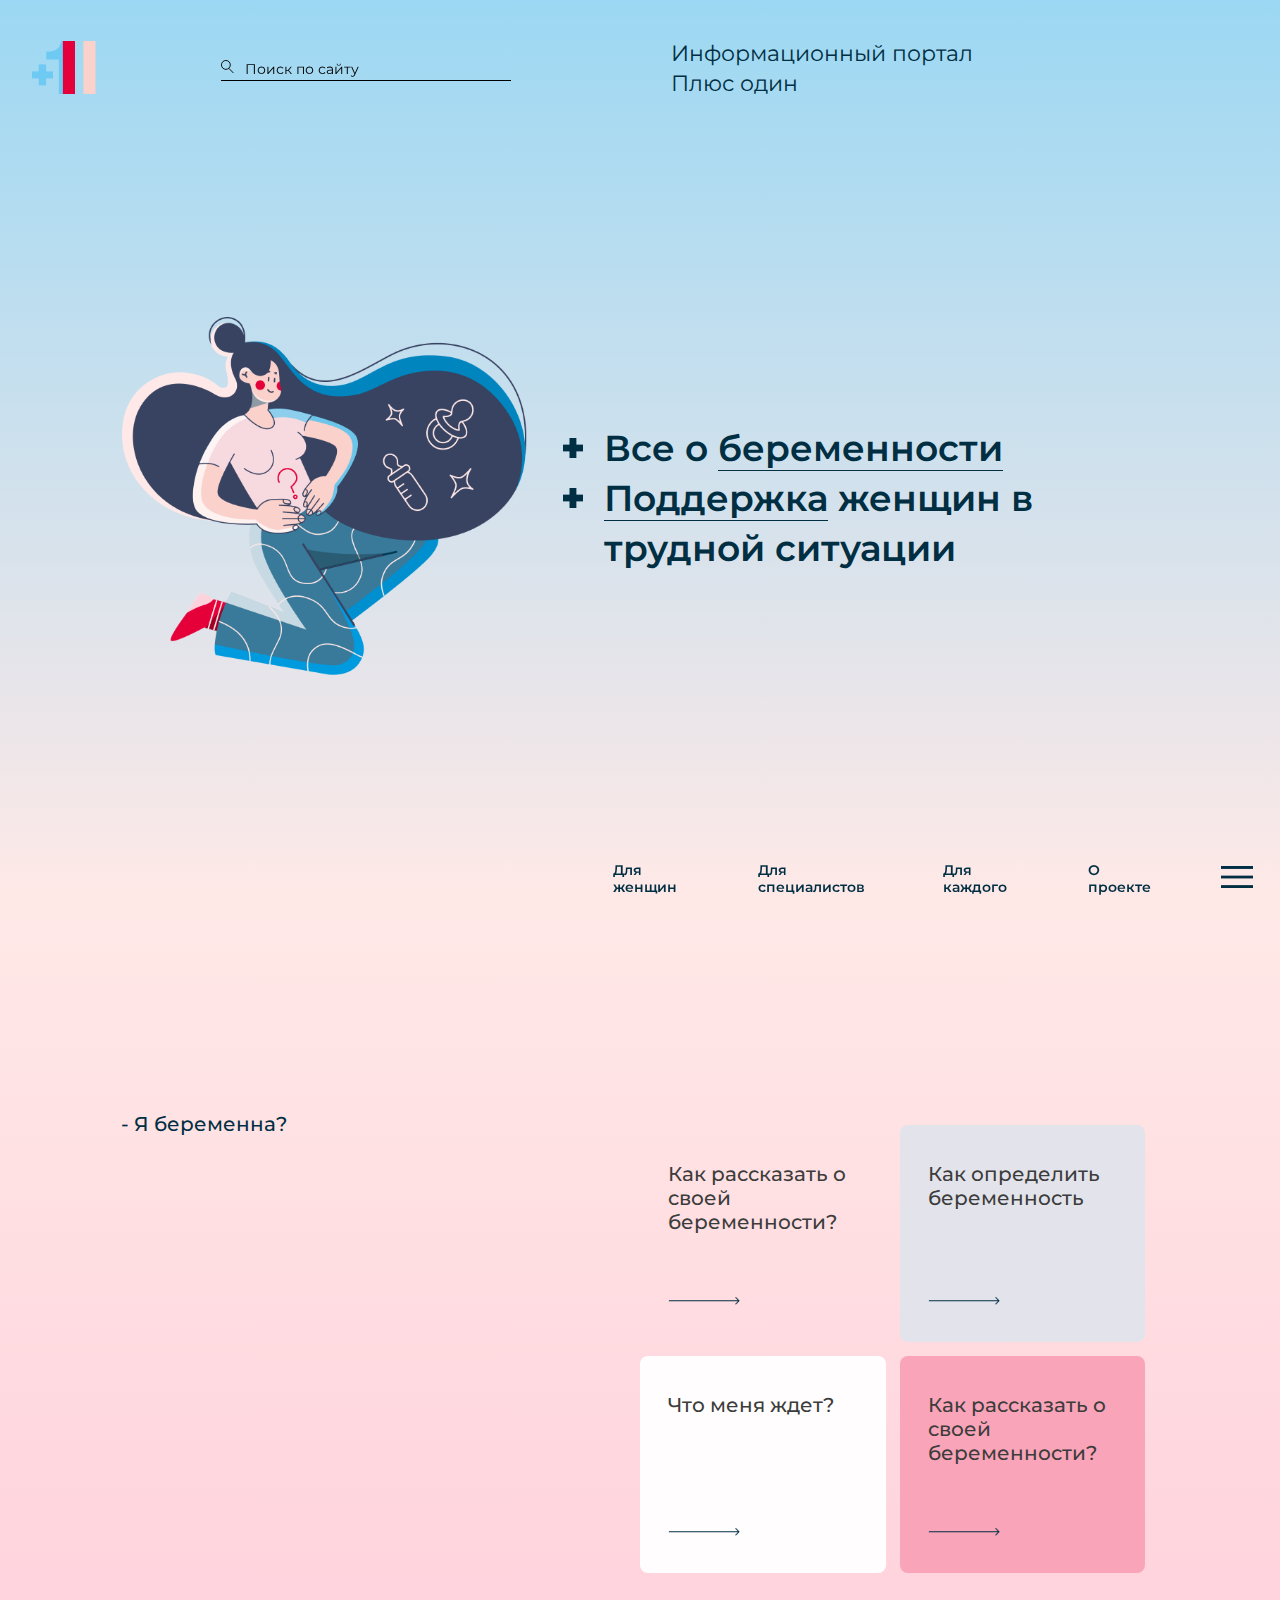
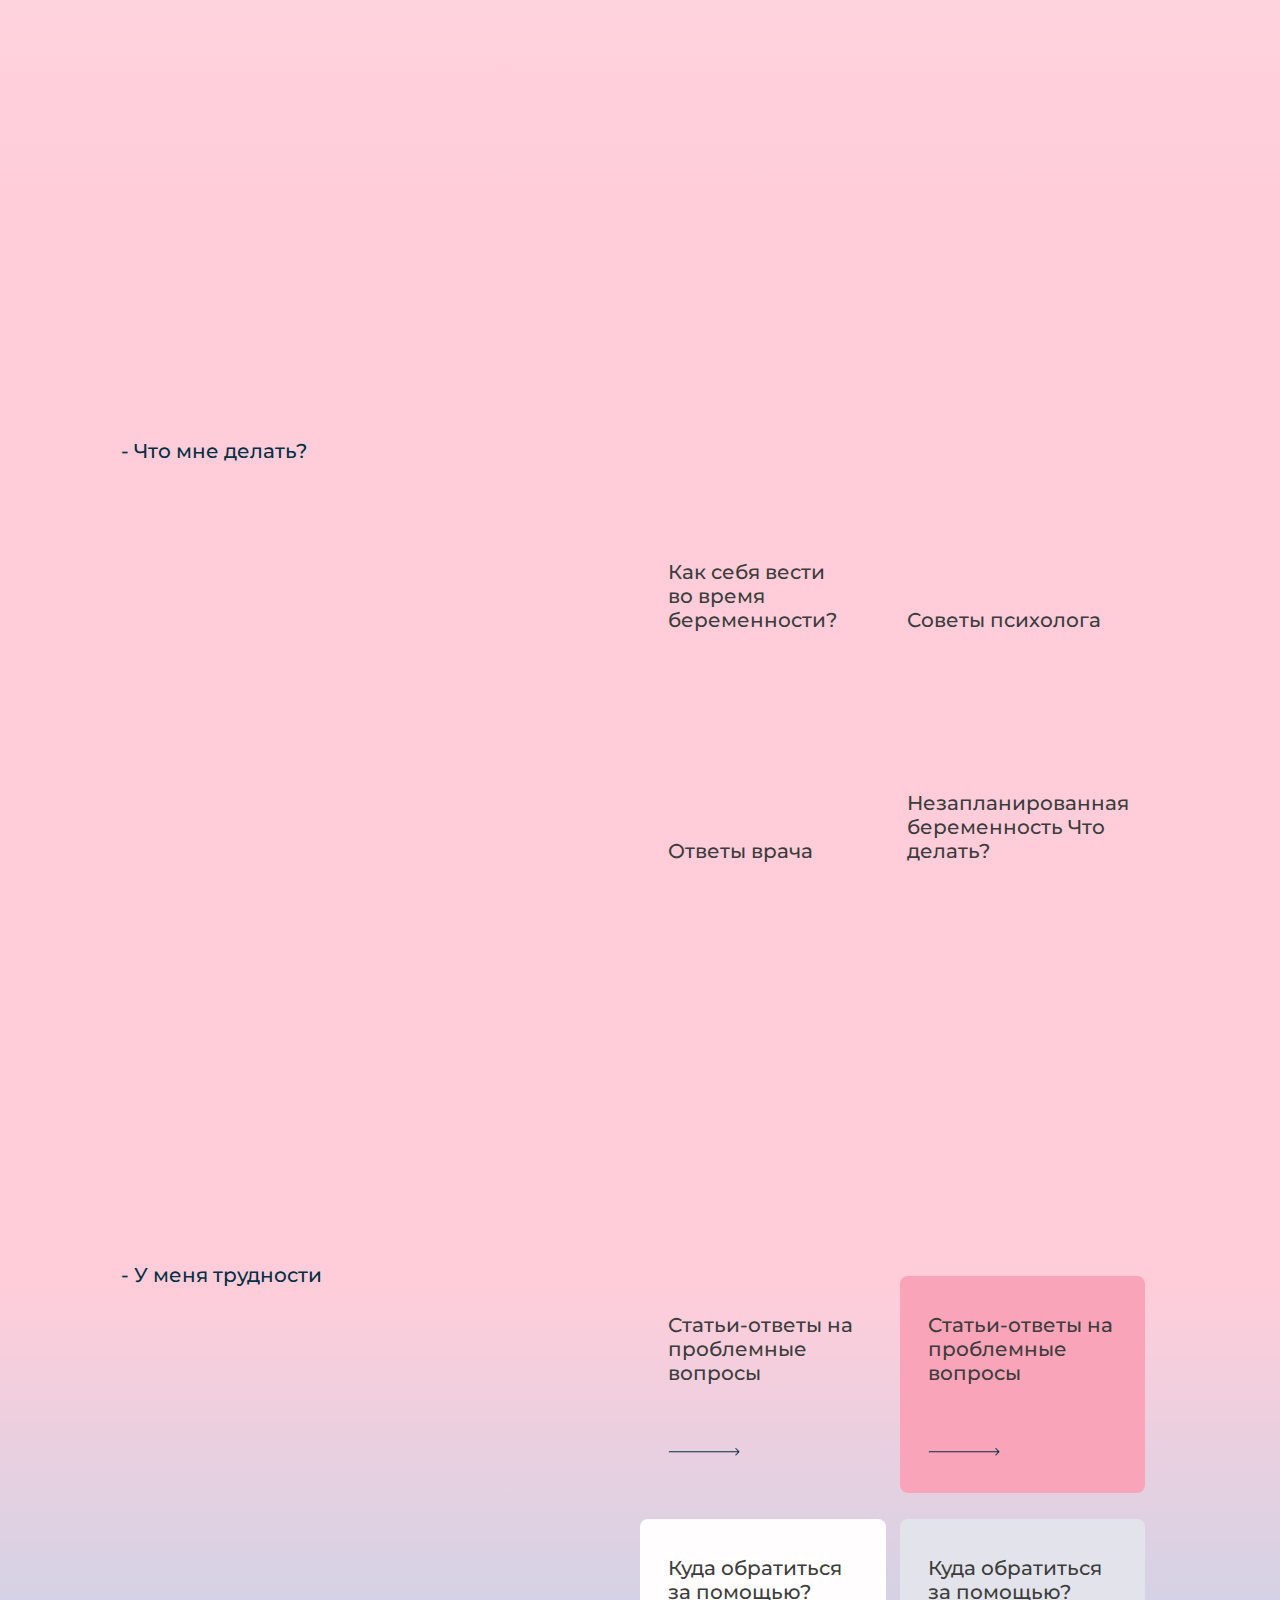
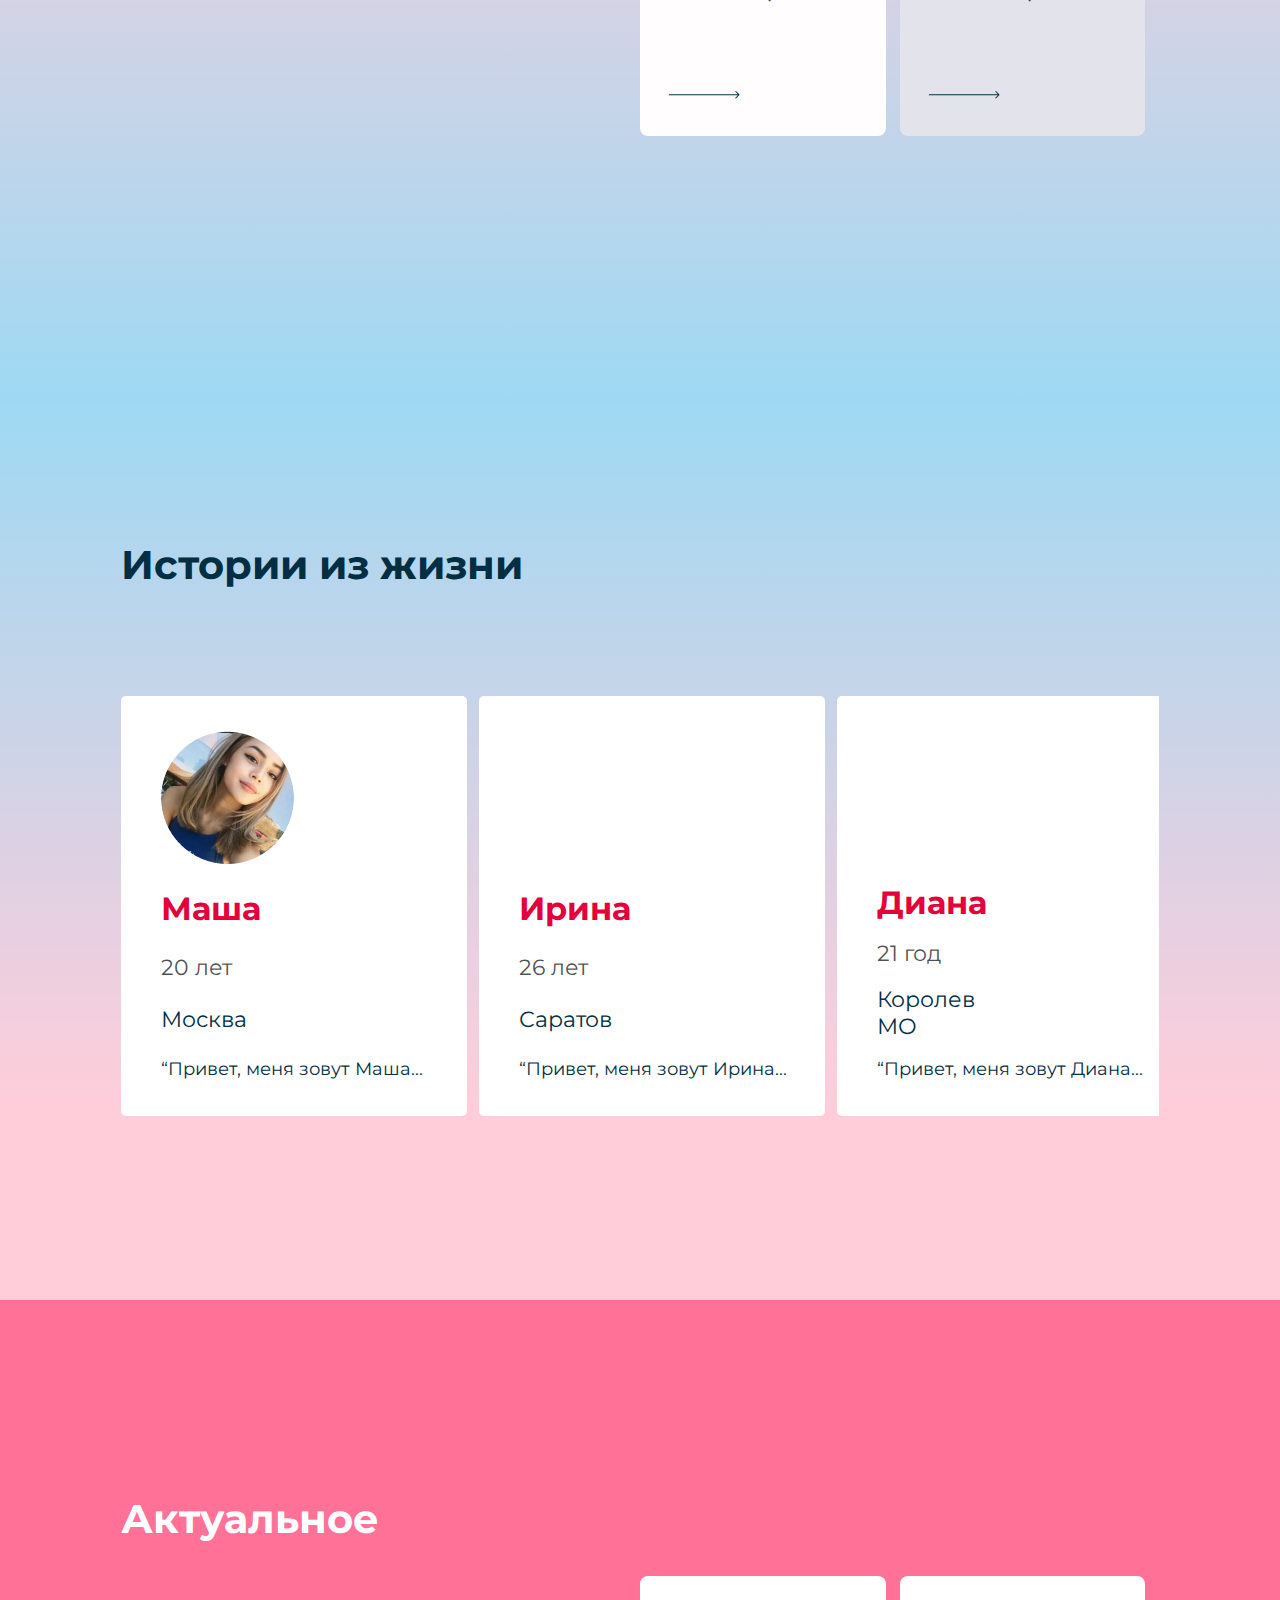
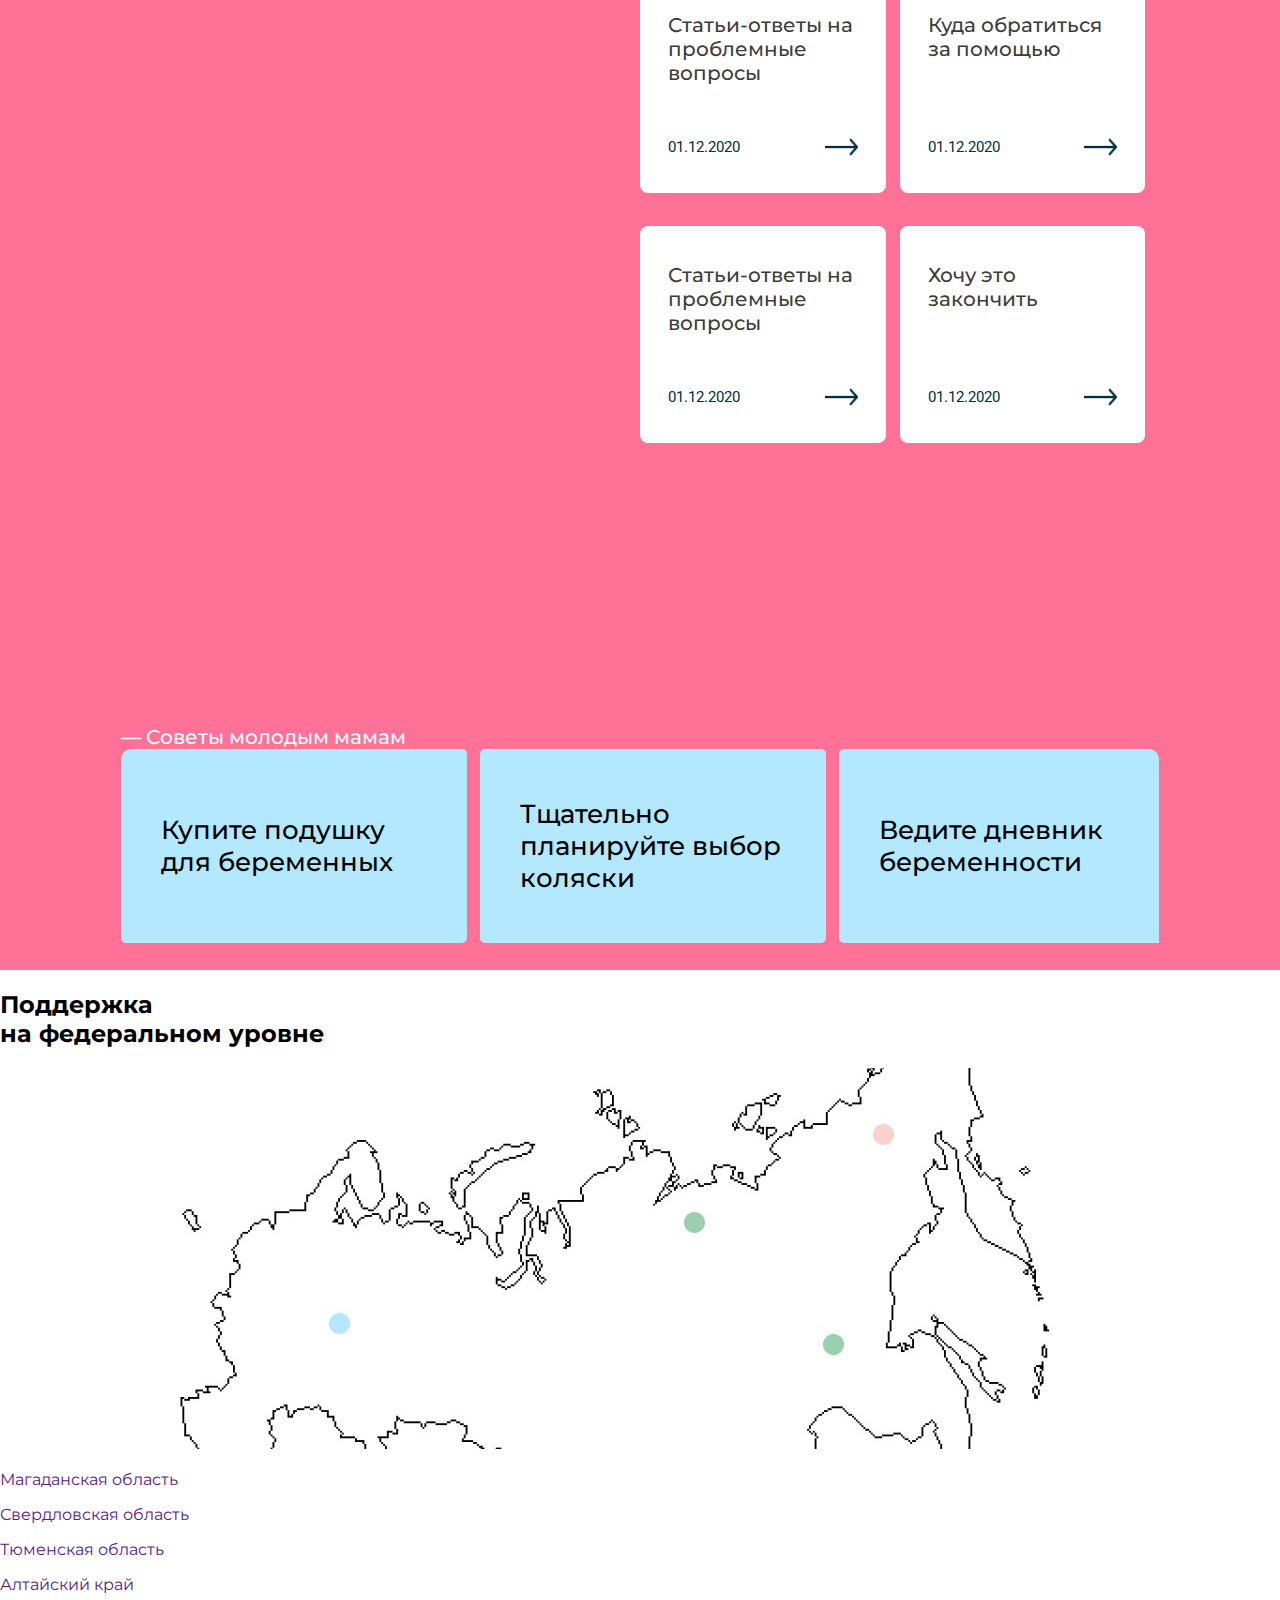
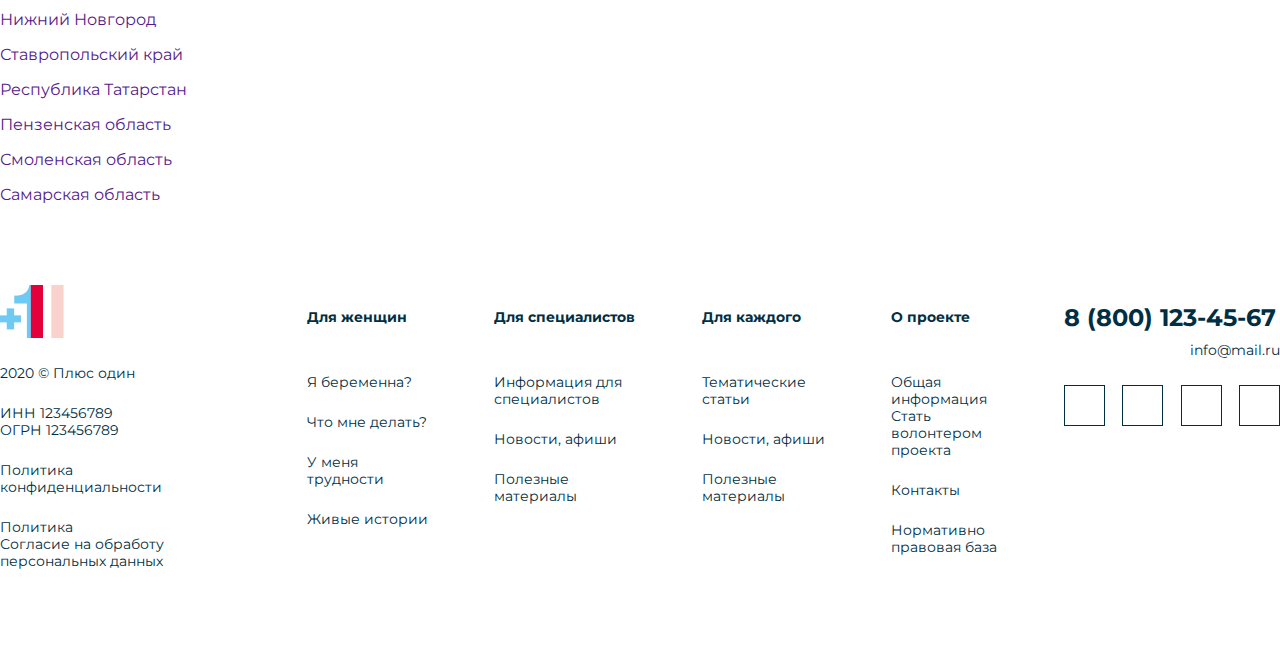
<file: index.html>
<!DOCTYPE html>
<html lang="ru">
  <head>
    <meta charset="UTF-8">
    <!-- fonts -->
    <link rel="preconnect" href="https://fonts.gstatic.com" />
    <link href="https://fonts.googleapis.com/css2?family=Montserrat:ital,wght@0,300;0,400;0,500;0,600;0,700;1,300;1,400;1,500;1,600;1,700&display=swap" rel="stylesheet"/>
    <link rel="preconnect" href="https://fonts.gstatic.com" />
    <link href="https://fonts.googleapis.com/css2?family=Roboto:ital,wght@0,100;0,300;0,400;0,500;0,700;0,900;1,100;1,300;1,400;1,500;1,700;1,900&display=swap" rel="stylesheet"/>
    <!-- Useful meta tags -->
    <meta http-equiv="x-ua-compatible" content="ie=edge">
    <meta name="viewport" content="width=device-width, initial-scale=1, shrink-to-fit=no">
    <meta name="robots" content="index, follow">
    <meta name="google" content="notranslate">
    <meta name="format-detection" content="telephone=no">
    <meta name="description" content="">
    <!-- Подтверждение прав на сайт -->
    <meta name="yandex-verification" content="" />
    <meta name="google-site-verification" content="" />
    <!-- colors -->
    <meta name="msapplication-TileColor" content="#FFCDDA">
    <meta name="theme-color" content="#FFCDDA">
    <!-- style -->
    <link rel="stylesheet" href="./assets/css/pages/index.css">
    <link rel="stylesheet" href="./assets/css/header.css">
    <link rel="stylesheet" href="./assets/css/footer.css">
    
    <!-- Favicons -->
    <link rel="apple-touch-icon" sizes="180x180" href="./assets/icons/logo.svg">
    <link rel="icon" type="image/png" sizes="32x32" href="./assets/icons/logo.svg">
    <link rel="icon" type="image/png" sizes="16x16" href="./assets/icons/logo.svg">
    <link rel="mask-icon" href="./assets/icons/logo.svg" color="#3654E9">
    <title>Главная страница</title>
</head>


  <body>
    <!--    <div style="height: 100vh; background-color: #002e42">f</div>-->
    <header>
      <div class="header">
        <div class="header__left">
          <div class="logo">
            <img src="assets/images/mainPage/Logo.png" alt="" />
          </div>
          <div class="search">
            <div class="search__icon">
              <img src="assets/images/mainPage/searchIcon.svg" alt="" />
            </div>
            <input type="search" placeholder="Поиск по сайту" />
          </div>
        </div>

        <div class="header__right homeMenu _anim-items" id="rightHeader">
          <nav class="navLinks">
            <a href="#" class="link">Для женщин</a>
            <a href="#" class="link">Для специалистов</a>
            <a href="#" class="link">Для каждого</a>
            <a href="#" class="link">О проекте</a>
          </nav>
          <div class="sandwich">
            <img src="assets/images/mainPage/Sandwich.png" alt="" />
          </div>
        </div>
      </div>
    </header>
    <section class="homePageSlide">
      <div class="container">
        <div class="homePage__content">
          <div class="homePage__content__header">
            <div class="homePage__content__header__left"></div>
            <div class="homePage__content__header__right">
              <div class="homePage__content__header__right__text _anim-items">
                <p>Информационный портал Плюс один</p>
              </div>
            </div>
          </div>
          <div class="homePage__content__main">
            <div
              class="homePage__content__main__image _anim-items _anim-no-hide"
            >
              <img src="assets/images/mainPage/HomePageImage.png" alt="" />
            </div>

            <div class="homePage__content__main__list">
              <div class="homePage__content__main__line">
                <div class="homePage__content__main__line__plus">
                  <img src="assets/images/mainPage/homePagePlus.png" alt="" />
                </div>
                <div class="homePage__content__main__line__text">
                  Все о <a href="#">беременности</a>
                </div>
              </div>
              <div class="homePage__content__main__line">
                <div class="homePage__content__main__line__plus">
                  <img src="assets/images/mainPage/homePagePlus.png" alt="" />
                </div>
                <div class="homePage__content__main__line__text">
                  <a href="#">Поддержка</a> женщин в трудной ситуации
                </div>
              </div>
            </div>
          </div>
        </div>
      </div>
    </section>

    <section class="firstSlide">
      <div class="container">
        <div class="pregnantSection">
          <div class="pregnantSection__main">
            <div class="pregnantSection__main__left">
              <p>- Я беременна?</p>
              <div class="pregnantSection__main__left__image _anim-items">
                <img
                  src="./assets/images/mainPage/firstSlide/firstSlide.png"
                  alt=""
                />
              </div>
            </div>

            <div class="pregnantSection__main__right">
              <a
                      href="#"
                      class="pregnantSection__main__questionBlock blueBackGround"
              >
                <p>Как рассказать о своей беременности?</p>
                <img
                        src="./assets/images/mainPage/firstSlide/arrow.png"
                        alt=""
                />
              </a>

              <a
                      href="#"
                      class="pregnantSection__main__questionBlock greyBackGround"
              >
                <p>Как определить беременность</p>
                <img
                        src="./assets/images/mainPage/firstSlide/arrow.png"
                        alt=""
                />
              </a>

              <a
                      href="#"
                      class="pregnantSection__main__questionBlock whiteBackGround"
              >
                <p>Что меня ждет?</p>
                <img
                        src="./assets/images/mainPage/firstSlide/arrow.png"
                        alt=""
                />
              </a>

              <a
                      href="#"
                      class="pregnantSection__main__questionBlock pinkBackground"
              >
                <p>Как рассказать о своей беременности?</p>
                <img
                        src="./assets/images/mainPage/firstSlide/arrow.png"
                        alt=""
                />
              </a>

            </div>
          </div>
        </div>
      </div>
    </section>

    <section class="secondSlide">
      <div class="container">
        <div class="pregnantSection">
          <div class="pregnantSection__main">
            <div class="pregnantSection__main__left">
              <p>- Что мне делать?</p>
              <div class="pregnantSection__main__left__image _anim-items">
                <img
                  src="./assets/images/mainPage/secondSlide/secondSlideimage.png"
                  alt=""
                />
              </div>
            </div>

            <div class="pregnantSection__main__right">
              <a
                      href="#"
                      class="secondSlide__main__questionBlock firstBackground"
              >
                <p>Как себя вести во время беременности?</p>
              </a>

              <a
                      href="#"
                      class="secondSlide__main__questionBlock thirdBackground"
              >
                <p>Советы психолога</p>
              </a>

              <a
                      href="#"
                      class="secondSlide__main__questionBlock secondBackground"
              >
                <p>Ответы врача</p>
              </a>

              <a
                      href="#"
                      class="secondSlide__main__questionBlock fourthBackground"
              >
                <p>Незапланированная беременность Что делать?</p>
              </a>

            </div>
          </div>
        </div>
      </div>
    </section>

    <section class="thirdSlide">
      <div class="container">
        <div class="pregnantSection">
          <div class="pregnantSection__main">
            <div class="pregnantSection__main__left">
              <p>- У меня трудности</p>
              <div class="pregnantSection__main__left__image _anim-items">
                <img
                  src="./assets/images/mainPage/thirdSlide/thirdSlide.png"
                  alt=""
                />
              </div>
            </div>

            <div class="pregnantSection__main__right">

              <a
                      href="#"
                      class="pregnantSection__main__questionBlock blueBackGround"
              >
                <p>Статьи-ответы на проблемные вопросы</p>
                <img
                        src="./assets/images/mainPage/firstSlide/arrow.png"
                        alt=""
                />
              </a>
              <a
                      href="#"
                      class="pregnantSection__main__questionBlock pinkBackground"
              >
                <p>Статьи-ответы на проблемные вопросы</p>
                <img
                        src="./assets/images/mainPage/firstSlide/arrow.png"
                        alt=""
                />
              </a>

              <a
                      href="#"
                      class="pregnantSection__main__questionBlock whiteBackGround"
              >
                <p>Куда обратиться за помощью?</p>
                <img
                        src="./assets/images/mainPage/firstSlide/arrow.png"
                        alt=""
                />
              </a>
              <a
                      href="#"
                      class="pregnantSection__main__questionBlock greyBackGround"
              >
                <p>Куда обратиться за помощью?</p>
                <img
                        src="./assets/images/mainPage/firstSlide/arrow.png"
                        alt=""
                />
              </a>

            </div>
          </div>
        </div>
      </div>
    </section>

    <section class="sliderBack">
      <div class="container">
        <div class="sliderBlock">
          <div class="sliderBlock__title">Истории из жизни</div>
          <div class="sliderBlock__slider" id="style-2">
            <div class="sliderBlock__slider__slide">
              <!--                style='background-image: url("assets/images/mainPage/slider/1.png")'-->
              <div
                class="sliderBlock__slider__slide__image backGroundImage1"
                style='background-image: url("assets/images/mainPage/slider/1.png")'

              ></div>
              <div class="sliderBlock__slider__slide__name">Маша</div>
              <div class="sliderBlock__slider__slide__age">20 лет</div>
              <div class="sliderBlock__slider__slide__city">Москва</div>
              <div class="sliderBlock__slider__slide__text">
                “Привет, меня зовут Маша...
              </div>
            </div>

            <div class="sliderBlock__slider__slide">
              <div
                class="sliderBlock__slider__slide__image backGroundImage2"
              ></div>
              <div class="sliderBlock__slider__slide__name">Ирина</div>
              <div class="sliderBlock__slider__slide__age">26 лет</div>
              <div class="sliderBlock__slider__slide__city">Саратов</div>
              <div class="sliderBlock__slider__slide__text">
                “Привет, меня зовут Ирина...
              </div>
            </div>

            <div class="sliderBlock__slider__slide">
              <div
                class="sliderBlock__slider__slide__image backGroundImage3"
              ></div>
              <div class="sliderBlock__slider__slide__name">Диана</div>
              <div class="sliderBlock__slider__slide__age">21 год</div>
              <div class="sliderBlock__slider__slide__city">
                Королев <br />
                МО
              </div>
              <div class="sliderBlock__slider__slide__text">
                “Привет, меня зовут Диана...
              </div>
            </div>

            <div class="sliderBlock__slider__slide">
              <div
                class="sliderBlock__slider__slide__image backGroundImage4"
              ></div>
              <div class="sliderBlock__slider__slide__name">Даша</div>
              <div class="sliderBlock__slider__slide__age">16 лет</div>
              <div class="sliderBlock__slider__slide__city">Москва</div>
              <div class="sliderBlock__slider__slide__text">
                “Привет, меня зовут Даша...
              </div>
            </div>

            <div class="sliderBlock__slider__slide">
              <div
                class="sliderBlock__slider__slide__image backGroundImage1"
                style='background-image: url("assets/images/mainPage/slider/1.png")'
              ></div>
<!--            <img src="./assets/images/mainPage/slider/1.png" alt="">-->
              <div class="sliderBlock__slider__slide__name">Маша</div>
              <div class="sliderBlock__slider__slide__age">20 лет</div>
              <div class="sliderBlock__slider__slide__city">Москва</div>
              <div class="sliderBlock__slider__slide__text">
                “Привет, меня зовут Маша...
              </div>
            </div>

            <div class="sliderBlock__slider__slide">
              <div
                class="sliderBlock__slider__slide__image backGroundImage2"
              ></div>
              <div class="sliderBlock__slider__slide__name">Ирина</div>
              <div class="sliderBlock__slider__slide__age">26 лет</div>
              <div class="sliderBlock__slider__slide__city">Саратов</div>
              <div class="sliderBlock__slider__slide__text">
                “Привет, меня зовут Ирина...
              </div>
            </div>

            <div class="sliderBlock__slider__slide">
              <div
                class="sliderBlock__slider__slide__image backGroundImage3"
              ></div>
              <div class="sliderBlock__slider__slide__name">Диана</div>
              <div class="sliderBlock__slider__slide__age">21 год</div>
              <div class="sliderBlock__slider__slide__city">
                Королев <br />
                МО
              </div>
              <div class="sliderBlock__slider__slide__text">
                “Привет, меня зовут Диана...
              </div>
            </div>

            <div class="sliderBlock__slider__slide">
              <div
                class="sliderBlock__slider__slide__image backGroundImage4"
              ></div>
              <div class="sliderBlock__slider__slide__name">Даша</div>
              <div class="sliderBlock__slider__slide__age">16 лет</div>
              <div class="sliderBlock__slider__slide__city">Москва</div>
              <div class="sliderBlock__slider__slide__text">
                “Привет, меня зовут Даша...
              </div>
            </div>

            <div class="sliderBlock__slider__slide">
              <div
                class="sliderBlock__slider__slide__image backGroundImage1"
              ></div>
              <div class="sliderBlock__slider__slide__name">Маша</div>
              <div class="sliderBlock__slider__slide__age">20 лет</div>
              <div class="sliderBlock__slider__slide__city">Москва</div>
              <div class="sliderBlock__slider__slide__text">
                “Привет, меня зовут Маша...
              </div>
            </div>

            <div class="sliderBlock__slider__slide">
              <div
                class="sliderBlock__slider__slide__image backGroundImage2"
              ></div>
              <div class="sliderBlock__slider__slide__name">Ирина</div>
              <div class="sliderBlock__slider__slide__age">26 лет</div>
              <div class="sliderBlock__slider__slide__city">Саратов</div>
              <div class="sliderBlock__slider__slide__text">
                “Привет, меня зовут Ирина...
              </div>
            </div>

            <div class="sliderBlock__slider__slide">
              <div
                class="sliderBlock__slider__slide__image backGroundImage3"
              ></div>
              <div class="sliderBlock__slider__slide__name">Диана</div>
              <div class="sliderBlock__slider__slide__age">21 год</div>
              <div class="sliderBlock__slider__slide__city">
                Королев <br />
                МО
              </div>
              <div class="sliderBlock__slider__slide__text">
                “Привет, меня зовут Диана...
              </div>
            </div>

            <div class="sliderBlock__slider__slide">
              <div
                class="sliderBlock__slider__slide__image backGroundImage4"
              ></div>
              <div class="sliderBlock__slider__slide__name">Даша</div>
              <div class="sliderBlock__slider__slide__age">16 лет</div>
              <div class="sliderBlock__slider__slide__city">Москва</div>
              <div class="sliderBlock__slider__slide__text">
                “Привет, меня зовут Даша...
              </div>
            </div>
          </div>
        </div>
      </div>
    </section>

    <section class="actualBlock">
      <div class="container">
        <div class="actualBlock__wrapper">
          <div class="actualBlock__title">Актуальное</div>
          <div class="actualBlock__main">
            <div class="actualBlock__main__left">
              <div class="actualBlock__main__image _anim-items">
                <img src="./assets/images/mainPage/actual/image.png" alt="" />
              </div>
            </div>
            <div class="actualBlock__main__right">
              <a href="#"
                      class="actualBlock__main__questionBlock"
                      style="margin-right: 14px"
              >
                <p>Статьи-ответы на проблемные вопросы</p>
                <div class="actualBlock__main__questionBlock__row">
                  <p>01.12.2020</p>
                  <img
                          src="./assets/images/mainPage/actual/Arrow.png"
                          alt=""
                  />
                </div>
              </a>

              <a href="#" class="actualBlock__main__questionBlock">
                <p>Куда обратиться за помощью</p>
                <div class="actualBlock__main__questionBlock__row">
                  <p>01.12.2020</p>
                  <img
                          src="./assets/images/mainPage/actual/Arrow.png"
                          alt=""
                  />
                </div>
              </a>

              <a href="#"
                      class="actualBlock__main__questionBlock"
                      style="margin-right: 14px"
              >
                <p>Статьи-ответы на проблемные вопросы</p>
                <div class="actualBlock__main__questionBlock__row">
                  <p>01.12.2020</p>
                  <img
                          src="./assets/images/mainPage/actual/Arrow.png"
                          alt=""
                  />
                </div>
              </a>

              <a href="#" class="actualBlock__main__questionBlock">
                <p>Хочу это закончить</p>
                <div class="actualBlock__main__questionBlock__row">
                  <p>01.12.2020</p>
                  <img
                          src="./assets/images/mainPage/actual/Arrow.png"
                          alt=""
                  />
                </div>
              </a>

            </div>
          </div>
      </div>
      </div>
    </section>

    <section class="last__section" id="stopScroll">
      <section class="actual__second" >
        <div class="container__new">
          <div class="advice">— Советы молодым мамам</div>

          <div class="actualBlock__sliders">
            <div class="actualBlock__sliders__slide">
              <p>Купите подушку для беременных</p>
            </div>
            <div class="actualBlock__sliders__slide">
              <p>Тщательно планируйте выбор коляски</p>
            </div>
            <div class="actualBlock__sliders__slide">
              <p>Ведите дневник беременности</p>
            </div>
            <div class="actualBlock__sliders__slide">
              <p>Средства от отеков</p>
            </div>
            <div class="actualBlock__sliders__slide">
              <p>Купите подушку для беременных</p>
            </div>
            <div class="actualBlock__sliders__slide">
              <p>Тщательно планируйте выбор коляски</p>
            </div>
            <div class="actualBlock__sliders__slide">
              <p>Ведите дневник беременности</p>
            </div>
            <div class="actualBlock__sliders__slide">
              <p>Средства от отеков</p>
            </div>
            <div class="actualBlock__sliders__slide">
              <p>Купите подушку для беременных</p>
            </div>
            <div class="actualBlock__sliders__slide">
              <p>Тщательно планируйте выбор коляски</p>
            </div>
            <div class="actualBlock__sliders__slide">
              <p>Ведите дневник беременности</p>
            </div>
            <div class="actualBlock__sliders__slide">
              <p>Средства от отеков</p>
            </div>
            <div class="actualBlock__sliders__slide">
              <p>Купите подушку для беременных</p>
            </div>
            <div class="actualBlock__sliders__slide">
              <p>Тщательно планируйте выбор коляски</p>
            </div>
            <div class="actualBlock__sliders__slide">
              <p>Ведите дневник беременности</p>
            </div>
            <div class="actualBlock__sliders__slide">
              <p>Средства от отеков</p>
            </div>

            <div class="actualBlock__sliders__slide">
              <p>Купите подушку для беременных</p>
            </div>
            <div class="actualBlock__sliders__slide">
              <p>Тщательно планируйте выбор коляски</p>
            </div>
            <div class="actualBlock__sliders__slide">
              <p>Ведите дневник беременности</p>
            </div>
            <div class="actualBlock__sliders__slide">
              <p>Средства от отеков</p>
            </div>
          </div>
        </div>
        <!--      </div>-->
      </section>
      <section id="sec_3">
        <h2 class="tittleTextS">Поддержка <br/>на федеральном уровне</h2>
        <div class="boxImages">
          <img src="assets/images/map/Image_1.jpg" alt="Поддержка на федеральном уровне" >


        </div>



        <div class="felxForLinks_S">
          <div class="itemForLinks_S">
            <p class="textForTowns"><a href="">Магаданская область</a></p>
            <p class="textForTowns"><a href="">Свердловская область</a></p>
            <p class="textForTowns"><a href="">Тюменская область</a></p>
            <p class="textForTowns"><a href="">Алтайский край</a></p>
          </div>
          <div class="itemForLinks_S">
            <p class="textForTowns"><a href="">Нижний Новгород</a></p>
            <p class="textForTowns"><a href="">Ставропольский край</a></p>
            <p class="textForTowns"><a href="">Республика Татарстан</a></p>
          </div>
          <div class="itemForLinks_S">
            <p class="textForTowns"><a href="">Пензенская область</a></p>
            <p class="textForTowns"><a href="">Смоленская область</a></p>
            <p class="textForTowns"><a href="">Самарская область</a></p>
          </div>
        </div>
      </section>

      <footer id="footer">
        <div class="itemFooter">
          <div>
            <img src="assets/images/mainPage/Logo.png" alt="">
          </div>
          <p class="WrapperTextFooter">
            <a href="">2020 © Плюс один</a>
          </p>
          <p class="WrapperTextFooter">
            <a href="">ИНН 123456789</a>
            <a href="">ОГРН 123456789</a>
          </p>

          <p class="WrapperTextFooter">
            <a href="">Политика <br /> конфиденциальности</a>
          </p>

          <p class="WrapperTextFooter">
            <a href="">Политика <br />Согласие на обработу <br /> персональных данных</a>
          </p>
        </div>



        <div class="itemFooter">
          <div>
            <p class="textTitleFooter">Для женщин</p>
          </div>

          <p class="WrapperTextFooter">
            <a href="">Я беременна?</a>
          </p>
          <p class="WrapperTextFooter">
            <a href="">Что мне делать?</a>
          </p>

          <p class="WrapperTextFooter">
            <a href="">У меня<br /> трудности</a>
          </p>
          <p class="WrapperTextFooter">
            <a href="">Живые истории</a>
          </p>
          </p>




        </div>


        <div class="itemFooter">
          <div>
            <p class="textTitleFooter">Для специалистов</p>
          </div>

          <p class="WrapperTextFooter">
            <a href="">Информация для <br/> специалистов</a>
          </p>

          <p class="WrapperTextFooter">
            <a href="">Новости, афиши</a>
          </p>

          <p class="WrapperTextFooter">
            <a href="">Полезные <br/> материалы</a>
          </p>
        </div>

        <div class="itemFooter">
          <div>
            <p class="textTitleFooter">Для каждого</p>
          </div>

          <p class="WrapperTextFooter">
            <a href="">Тематические <br/> статьи</a>
          </p>
          <p class="WrapperTextFooter">
            <a href="">Новости, афиши</a>
          </p>

          <p class="WrapperTextFooter">
            <a href="">Полезные <br/> материалы</a>
          </p>


        </div>
        <div class="itemFooter">
          <div>
            <p class="textTitleFooter">О проекте</p>
          </div>

          <p class="WrapperTextFooter">
            <a href="">Общая <br/> информация</a>
            <a href="">Стать <br/> волонтером <br/> проекта</a>
          </p>
          <p class="WrapperTextFooter">
            <a href="">Контакты</a>
          </p>

          <p class="WrapperTextFooter">
            <a href="">Нормативно<br/> правовая база</a>
          </p>
        </div>

        <div class="itemFooter">
          <div class="fD_mP">

            <a class="PhoneTitleFooter" href="tel:88001234567">8 (800) 123-45-67</a>
            <a class="EmailComponentCSS" href="">info@mail.ru</a>
          </div>


          <div class="SEtiSEO">
            <div class="SEtiSEO_0"></div>
            <div class="SEtiSEO_0"></div>
            <div class="SEtiSEO_0"></div>
            <div class="SEtiSEO_0"></div>
          </div>


        </div>



      </footer>
    </section>










    <script src="./assets/js/mainPage/index.js"></script>
    <script src="./assets/js/mainPage/storyScroll.js"></script>
  </body>
</html>
</file>
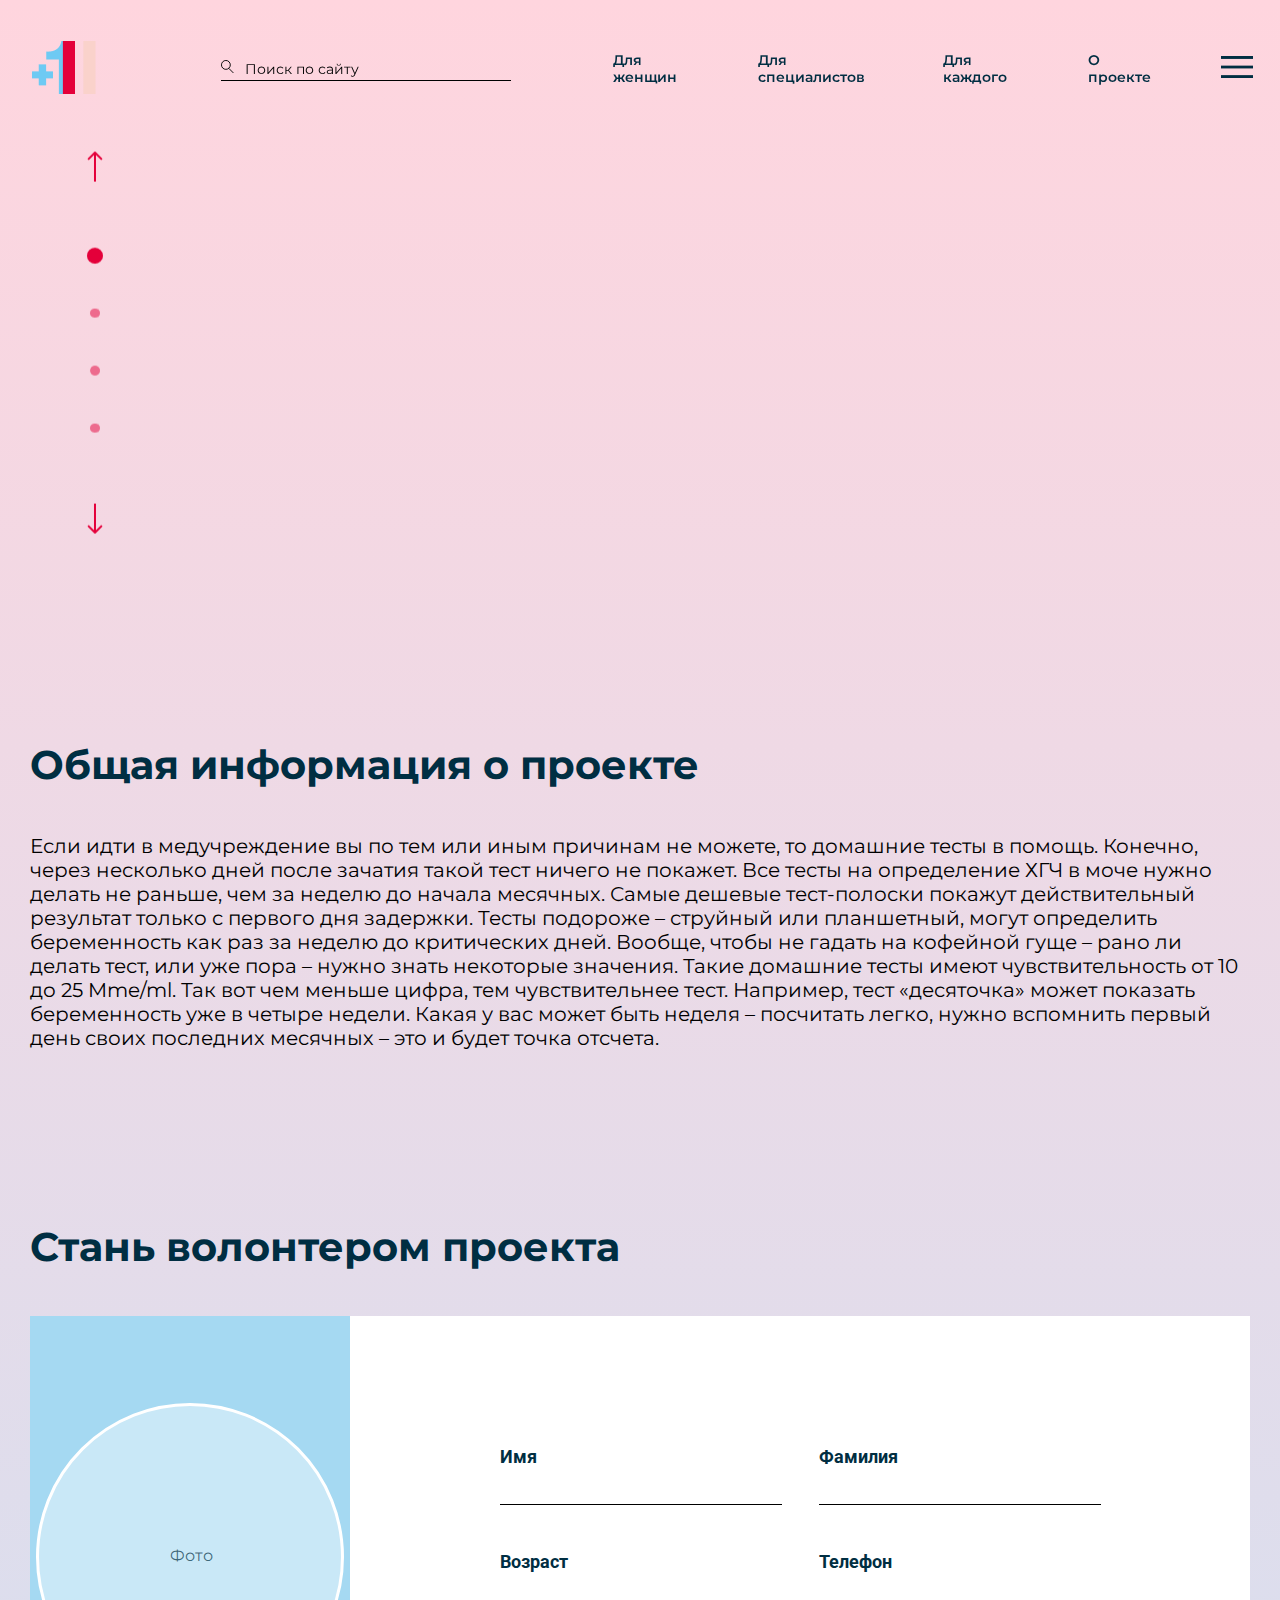
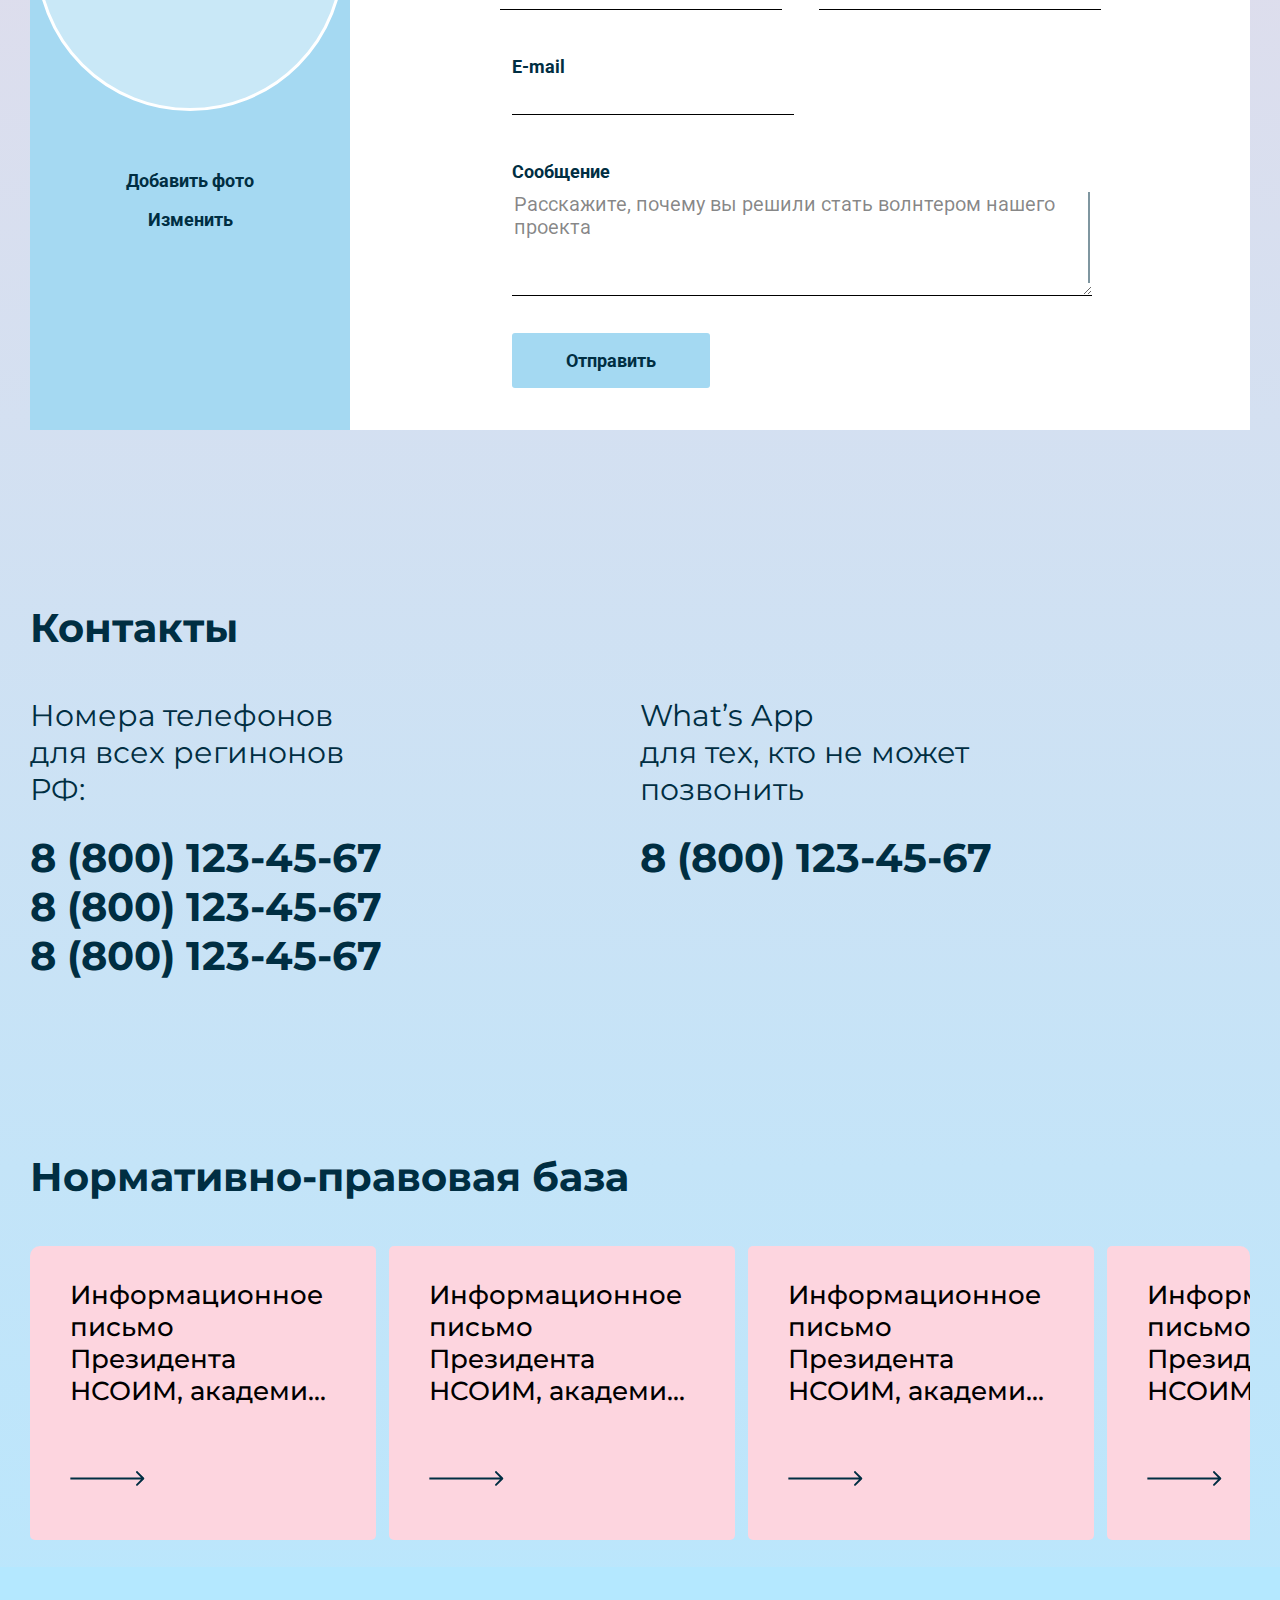
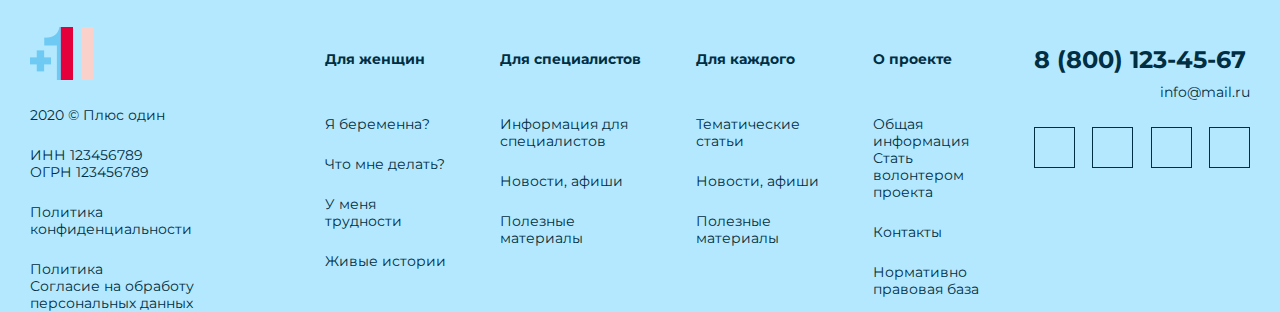
<file: about.html>
<!DOCTYPE html>
<html lang="ru">
<head>

    <meta charset="UTF-8">
    <!-- fonts -->
    <link rel="preconnect" href="https://fonts.gstatic.com" />
    <link href="https://fonts.googleapis.com/css2?family=Montserrat:ital,wght@0,300;0,400;0,500;0,600;0,700;1,300;1,400;1,500;1,600;1,700&display=swap" rel="stylesheet"/>
    <link rel="preconnect" href="https://fonts.gstatic.com" />
    <link href="https://fonts.googleapis.com/css2?family=Roboto:ital,wght@0,100;0,300;0,400;0,500;0,700;0,900;1,100;1,300;1,400;1,500;1,700;1,900&display=swap" rel="stylesheet"/>
    <!-- Useful meta tags -->
    <meta http-equiv="x-ua-compatible" content="ie=edge">
    <meta name="viewport" content="width=device-width, initial-scale=1, shrink-to-fit=no">
    <meta name="robots" content="index, follow">
    <meta name="google" content="notranslate">
    <meta name="format-detection" content="telephone=no">
    <meta name="description" content="">
    <!-- Подтверждение прав на сайт -->
    <meta name="yandex-verification" content="" />
    <meta name="google-site-verification" content="" />
    <!-- colors -->
    <meta name="msapplication-TileColor" content="#FFCDDA">
    <meta name="theme-color" content="#FFCDDA">
    <!-- style -->
    <link rel="stylesheet" href="./assets/css/all.css">
    <link rel="stylesheet" href="./assets/css/components/ComponentContact.css">
    <link rel="stylesheet" href="./assets/css/pages/about.css">
    <link rel="stylesheet" href="./assets/css/header.css">
    <link rel="stylesheet" href="./assets/css/footer.css">
    <link rel="stylesheet" href="./assets/css/components/ComponentBaner.css">
    <!-- Favicons -->
    <link rel="apple-touch-icon" sizes="180x180" href="./assets/icons/logo.svg">
    <link rel="icon" type="image/png" sizes="32x32" href="./assets/icons/logo.svg">
    <link rel="icon" type="image/png" sizes="16x16" href="./assets/icons/logo.svg">
    <link rel="mask-icon" href="./assets/icons/logo.svg" color="#3654E9">
    <title>About</title>
</head>

<body id="aboutClass">
    <header>
        <div class="header">
          <div class="header__left">
            <div class="logo">
              <img src="assets/images/mainPage/Logo.png" alt="" />
            </div>
            <div class="search">
              <div class="search__icon">
                <img src="assets/images/mainPage/searchIcon.svg" alt="" />
              </div>
              <input type="search" placeholder="Поиск по сайту" />
            </div>
          </div>
  
          <div class="header__right homeMenu _anim-items" id="rightHeader">
            <nav class="navLinks">
              <a href="#" class="link">Для женщин</a>
              <a href="#" class="link">Для специалистов</a>
              <a href="#" class="link">Для каждого</a>
              <a href="#" class="link">О проекте</a>
            </nav>
            <div class="sandwich">
              <img src="assets/images/mainPage/Sandwich.png" alt="" />
            </div>
          </div>
        </div>
    </header>  
    <section>
        <div class="component_Baner">

            <div class="slider" data-pos="0">
                <div class="slider__slides">
                    <div class="slider__slide"></div>
                    <div class="slider__slide"></div>
                    <div class="slider__slide"></div>
                    <div class="slider__slide"></div>
                </div>
                <div class="slider__dots">
                    <div class="BannerOpt"><img src="./assets/images/mainPage/actual/ArrowRED.svg" alt=""></div>
                    <span href="#" class="slider__indicator"></span>
                    <span href="#" class="slider__dot" data-pos="0"></span>
                    <span href="#" class="slider__dot" data-pos="1"></span>
                    <span href="#" class="slider__dot" data-pos="2"></span>
                    <span href="#" class="slider__dot" data-pos="3"></span>
                    <div class="BannerOpt"><img src="./assets/images/mainPage/actual/ArrowRED.svg" alt=""></div>
                </div>
            </div>

        </div>
    </section>






    <section>
        <h2 class="tittleTextS">Общая информация о проекте</h2>
        <p class="descriptionTextS">Если идти в медучреждение вы по тем или иным причинам не можете, то домашние тесты в
            помощь. Конечно, через несколько дней после зачатия такой тест ничего не покажет. Все тесты на определение
            ХГЧ в моче нужно делать не раньше, чем за неделю до начала месячных. Самые дешевые тест-полоски покажут
            действительный результат только с первого дня задержки. Тесты подороже – струйный или планшетный, могут
            определить беременность как раз за неделю до критических дней. Вообще, чтобы не гадать на кофейной гуще –
            рано ли делать тест, или уже пора – нужно знать некоторые значения. Такие домашние тесты имеют
            чувствительность от 10 до 25 Mme/ml. Так вот чем меньше цифра, тем чувствительнее тест. Например, тест
            «десяточка» может показать беременность уже в четыре недели. Какая у вас может быть неделя – посчитать
            легко, нужно вспомнить первый день своих последних месячных – это и будет точка отсчета.</p>
    </section>



    <section id="form">
        <h2 class="tittleTextS">Стань волонтером проекта</h2>
        <div class="flexForm">
            <div class="leftForm">
                <div class="roundS"></div>
                <p class="addImageS">Добавить фото</p>
                <p class="addImageS">Изменить</p>
            </div>


            <div class="rightForm">


                <form action="" method="post">

                    <div class="formFlexInputs">

                        <div class="itemInpustS">
                            <p for="POST-name">Имя</p>
                            <input id="POST-name" type="text" name="name">
                        </div>

                        <div class="itemInpustS">
                            <p for="POST-Fname">Фамилия</p>
                            <input id="POST-Fname" type="text" name="name">
                        </div>
                    </div>

                    <div class="formFlexInputs">

                        <div class="itemInpustS">
                            <p for="POST-old">Возраст</p>
                            <input id="POST-old" type="number" name="name">
                        </div>

                        <div class="itemInpustS">
                            <p for="POST-phone">Телефон</p>
                            <input id="POST-phone" type="text" name="name">
                        </div>
                    </div>

                    <div class="formFlexInputs">


                        <div class="itemInpustS">
                            <p for="POST-mail">E-mail</p>
                            <input id="POST-mail" type="text" name="name">
                        </div>
                    </div>

                    <div class="formFlexInputs">


                        <div class="itemInpustS castomScrolLine">
                            <p for="POST-description">Сообщение</p>
                            <textarea id="POST-description" type="text" name="name">Расскажите, почему вы решили стать волнтером нашего проекта</textarea>
                        </div>
                    </div>

                    <div class="formFlexInputs">
                        <button class="buttonRequest_S" type="submit" value="Save">Отправить</button>
                    </div>


                </form>

            </div>

        </div>

    </section>



    <section id="contactsS">
        <h2 class="tittleTextS">Контакты</h2>


        <div class="flexBoxS">


            <div class="s_1">
                <p class="helpersTextS s_01">Номера телефонов
                    для всех регинонов РФ:</p>
                <a class="s_03 tittleTextS" href="tel:88001234567">8 (800) 123-45-67</a>
                <a class="s_03 tittleTextS" href="tel:88001234567">8 (800) 123-45-67</a>
                <a class="s_03 tittleTextS" href="tel:88001234567">8 (800) 123-45-67</a>
            </div>
            <div class="s_1">
                <p class="helpersTextS s_02">What’s App <br /> для тех, кто не может позвонить</p>
                <a class="s_03 tittleTextS" href="tel:88001234567">8 (800) 123-45-67</a>
            </div>
        </div>



    </section>

    <section class="flexBaseSSECtion">
        <h2 class="tittleTextS">Нормативно-правовая база</h2>

     
        <div class="actualBlock__sliders background__Ping">
            <div class="actualBlock__sliders__slide">
              <p>Информационное письмо Президента НСОИМ, академи...</p>
            </div>

            <div class="actualBlock__sliders__slide">
                <p>Информационное письмо Президента НСОИМ, академи...</p>
              </div>
              <div class="actualBlock__sliders__slide">
                <p>Информационное письмо Президента НСОИМ, академи...</p>
              </div>
              <div class="actualBlock__sliders__slide">
                <p>Информационное письмо Президента НСОИМ, академи...</p>
              </div>
              <div class="actualBlock__sliders__slide">
                <p>Информационное письмо Президента НСОИМ, академи...</p>
              </div>
              <div class="actualBlock__sliders__slide">
                <p>Информационное письмо Президента НСОИМ, академи...</p>
              </div>
              <div class="actualBlock__sliders__slide">
                <p>Информационное письмо Президента НСОИМ, академи...</p>
              </div>
              <div class="actualBlock__sliders__slide">
                <p>Информационное письмо Президента НСОИМ, академи...</p>
              </div>
              <div class="actualBlock__sliders__slide">
                <p>Информационное письмо Президента НСОИМ, академи...</p>
              </div>
              <div class="actualBlock__sliders__slide">
                <p>Информационное письмо Президента НСОИМ, академи...</p>
              </div>
              <div class="actualBlock__sliders__slide">
                <p>Информационное письмо Президента НСОИМ, академи...</p>
              </div>
              <div class="actualBlock__sliders__slide">
                <p>Информационное письмо Президента НСОИМ, академи...</p>
              </div>
              <div class="actualBlock__sliders__slide">
                <p>Информационное письмо Президента НСОИМ, академи...</p>
              </div>
              <div class="actualBlock__sliders__slide">
                <p>Информационное письмо Президента НСОИМ, академи...</p>
              </div>



          </div>


    </section>




    <div class="wrapperFooter">
        <footer id="footer">
            <div class="itemFooter">
                <div>
                    <img src="assets/images/mainPage/Logo.png" alt="">
                </div>
                <p class="WrapperTextFooter">
                    <a href="">2020 © Плюс один</a>
                </p>
                <p class="WrapperTextFooter">
                    <a href="">ИНН 123456789</a>
                    <a href="">ОГРН 123456789</a>
                </p>

                <p class="WrapperTextFooter">
                    <a href="">Политика <br /> конфиденциальности</a>
                </p>

                <p class="WrapperTextFooter">
                    <a href="">Политика <br />Согласие на обработу <br /> персональных данных</a>
                </p>
            </div>



            <div class="itemFooter">
                <div>
                    <p class="textTitleFooter">Для женщин</p>
                </div>

                <p class="WrapperTextFooter">
                    <a href="">Я беременна?</a>
                </p>
                <p class="WrapperTextFooter">
                    <a href="">Что мне делать?</a>
                </p>

                <p class="WrapperTextFooter">
                    <a href="">У меня<br /> трудности</a>
                </p>
                <p class="WrapperTextFooter">
                    <a href="">Живые истории</a>
                </p>
                </p>




            </div>


            <div class="itemFooter">
                <div>
                    <p class="textTitleFooter">Для специалистов</p>
                </div>

                <p class="WrapperTextFooter">
                    <a href="">Информация для <br /> специалистов</a>
                </p>

                <p class="WrapperTextFooter">
                    <a href="">Новости, афиши</a>
                </p>

                <p class="WrapperTextFooter">
                    <a href="">Полезные <br /> материалы</a>
                </p>
            </div>

            <div class="itemFooter">
                <div>
                    <p class="textTitleFooter">Для каждого</p>
                </div>

                <p class="WrapperTextFooter">
                    <a href="">Тематические <br /> статьи</a>
                </p>
                <p class="WrapperTextFooter">
                    <a href="">Новости, афиши</a>
                </p>

                <p class="WrapperTextFooter">
                    <a href="">Полезные <br /> материалы</a>
                </p>


            </div>
            <div class="itemFooter">
                <div>
                    <p class="textTitleFooter">О проекте</p>
                </div>

                <p class="WrapperTextFooter">
                    <a href="">Общая <br /> информация</a>
                    <a href="">Стать <br /> волонтером <br /> проекта</a>
                </p>
                <p class="WrapperTextFooter">
                    <a href="">Контакты</a>
                </p>

                <p class="WrapperTextFooter">
                    <a href="">Нормативно<br /> правовая база</a>
                </p>
            </div>

            <div class="itemFooter">
                <div class="fD_mP">

                    <a class="PhoneTitleFooter" href="tel:88001234567">8 (800) 123-45-67</a>
                    <a class="EmailComponentCSS" href="">info@mail.ru</a>
                </div>


                <div class="SEtiSEO">
                    <div class="SEtiSEO_0"></div>
                    <div class="SEtiSEO_0"></div>
                    <div class="SEtiSEO_0"></div>
                    <div class="SEtiSEO_0"></div>
                </div>


            </div>



        </footer>
    </div>




    <!-- scripts -->
    <script src="assets/js/components/component_baner.js"></script>
    <script src="assets/js/components/componentStringCorrect.js"></script>

</body>

</html>
</file>
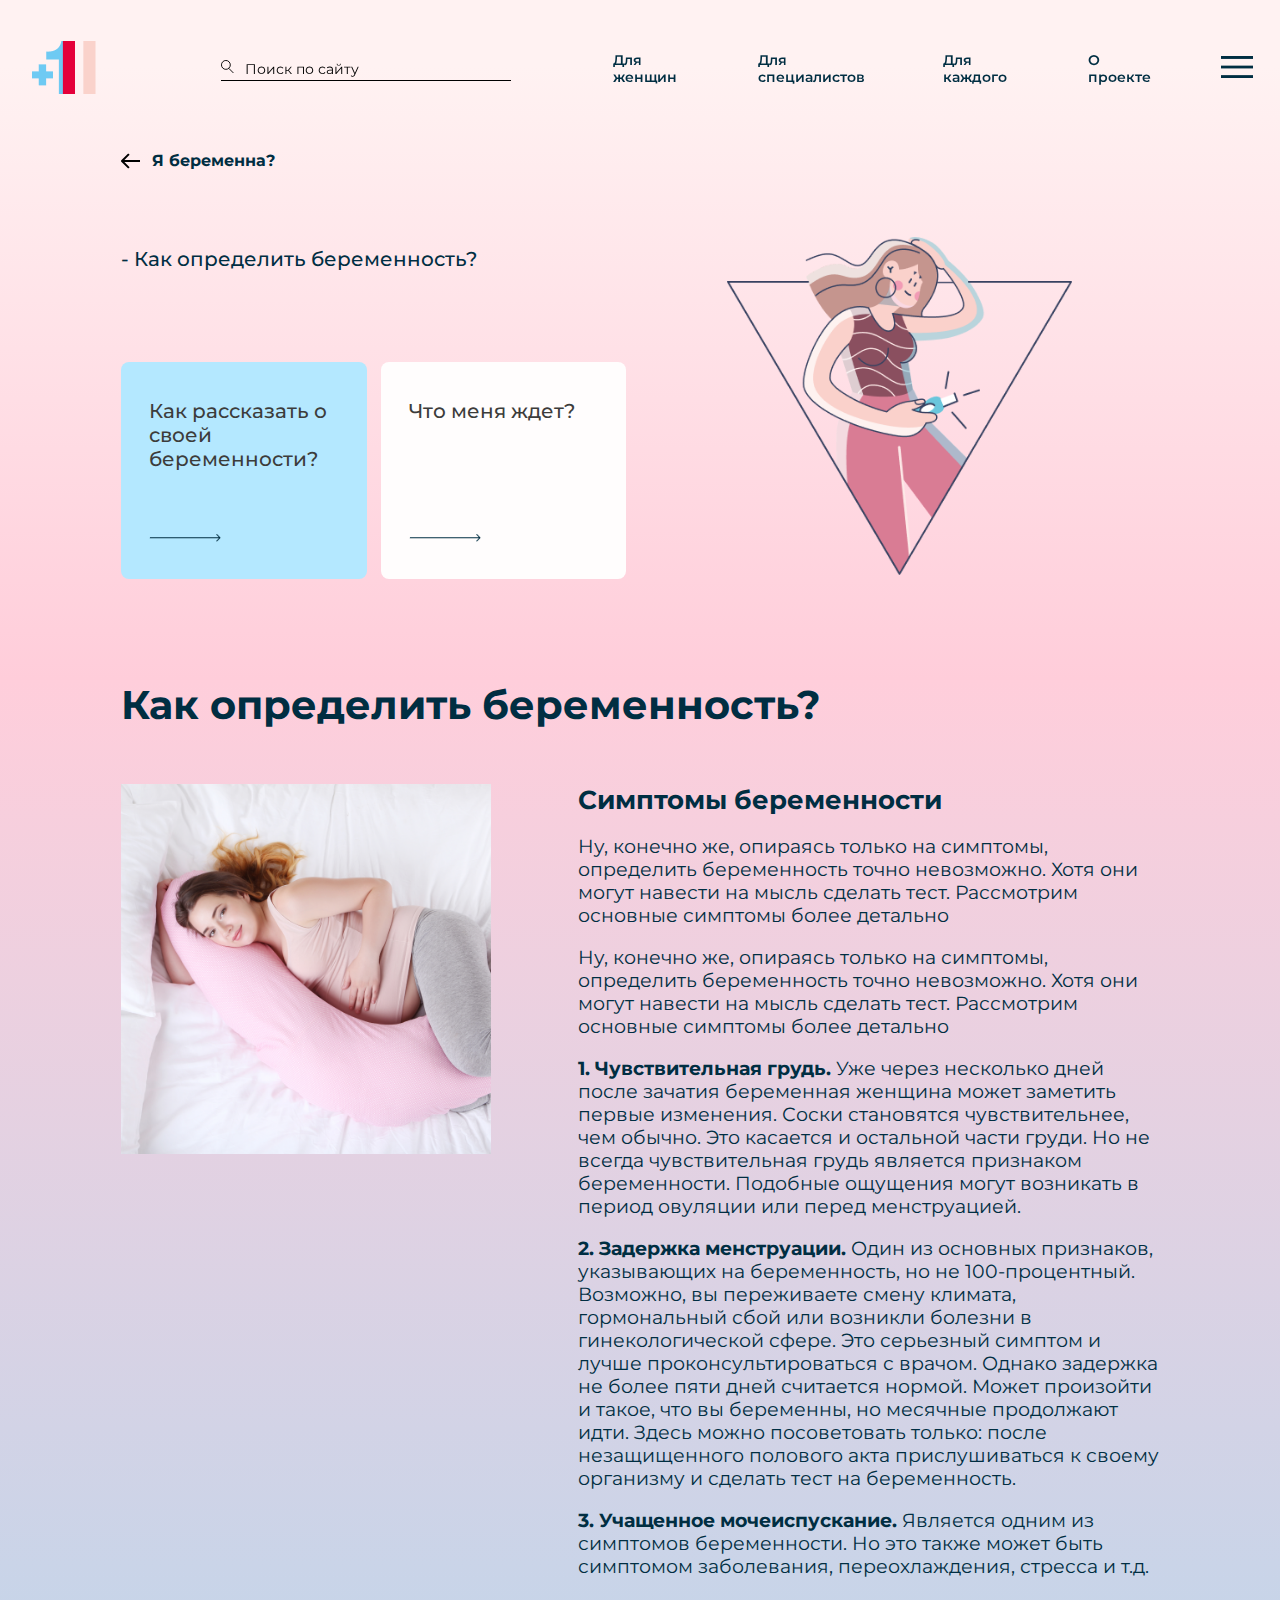
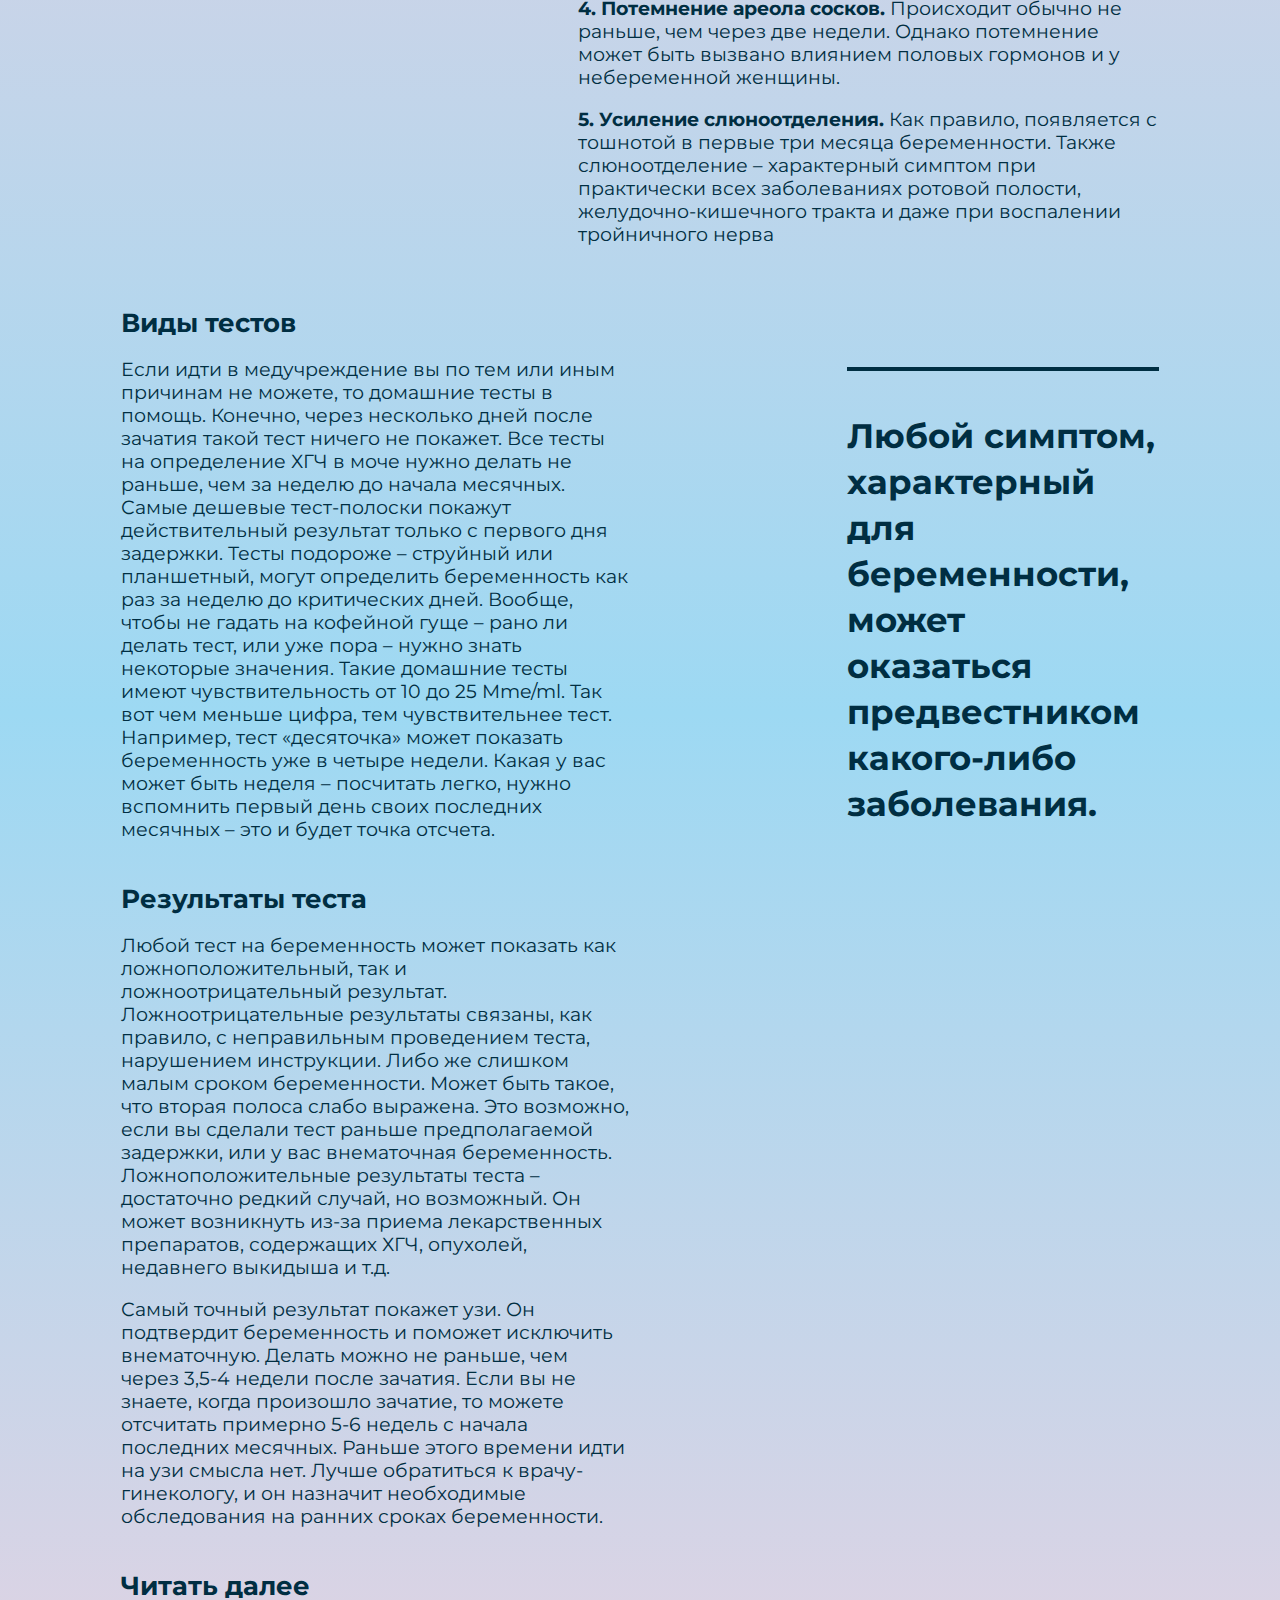
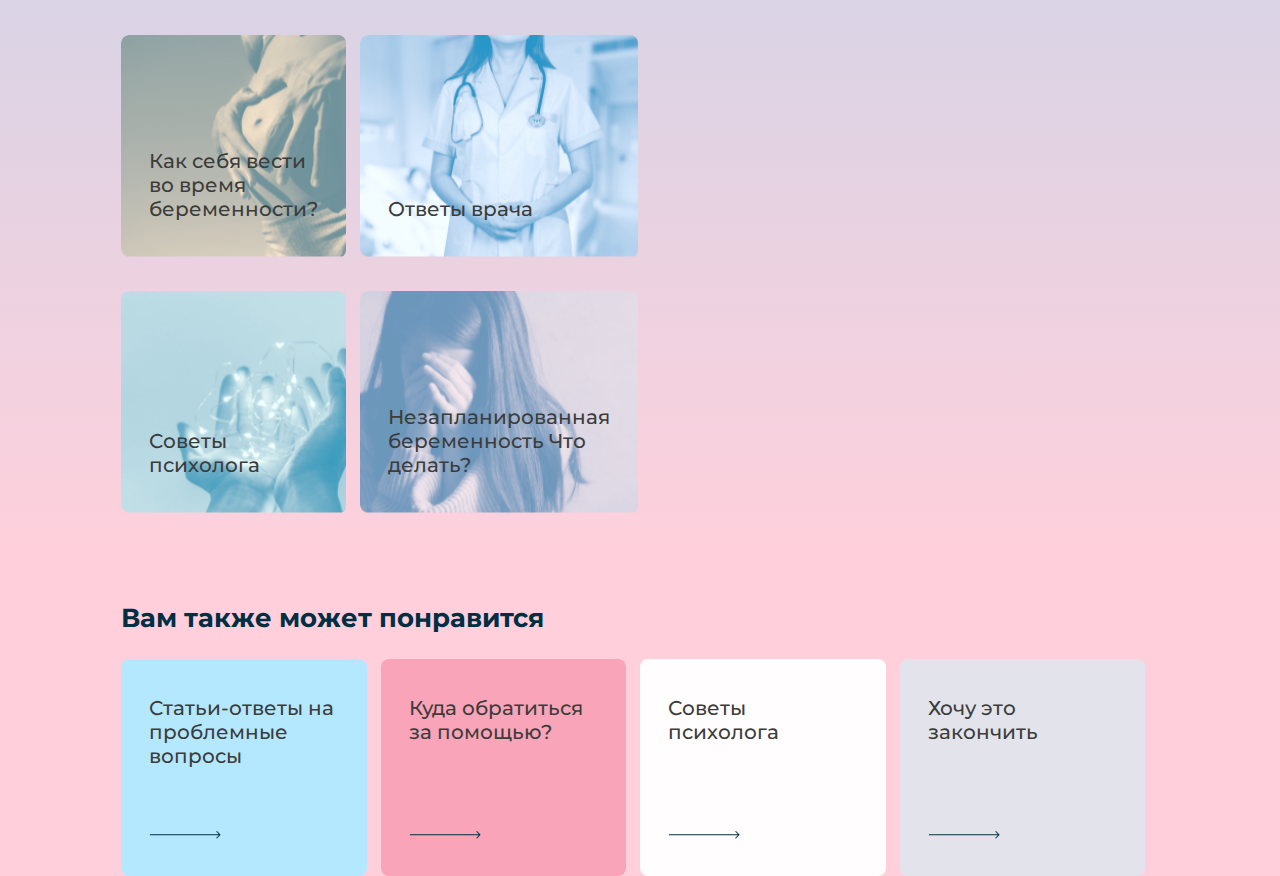
<file: article.html>
<!DOCTYPE html>
<html lang="en">
  <head>
    <meta charset="UTF-8" />

    <link rel="preconnect" href="https://fonts.gstatic.com" />
    <link
      href="https://fonts.googleapis.com/css2?family=Montserrat:ital,wght@0,300;0,400;0,500;0,600;0,700;1,300;1,400;1,500;1,600;1,700&display=swap"
      rel="stylesheet"
    />
    <link rel="preconnect" href="https://fonts.gstatic.com" />
    <link
      href="https://fonts.googleapis.com/css2?family=Roboto:ital,wght@0,100;0,300;0,400;0,500;0,700;0,900;1,100;1,300;1,400;1,500;1,700;1,900&display=swap"
      rel="stylesheet"
    />
    <!-- Useful meta tags -->
    <meta http-equiv="x-ua-compatible" content="ie=edge" />
    <meta
      name="viewport"
      content="width=device-width, initial-scale=1, shrink-to-fit=no"
    />
    <meta name="robots" content="index, follow" />
    <meta name="google" content="notranslate" />
    <meta name="format-detection" content="telephone=no" />
    <meta name="description" content="" />
    <!-- Подтверждение прав на сайт -->
    <meta name="yandex-verification" content="" />
    <meta name="google-site-verification" content="" />
    <!-- colors -->
    <meta name="msapplication-TileColor" content="#FFCDDA" />
    <meta name="theme-color" content="#FFCDDA" />
    <!-- style -->
    <link rel="stylesheet" href="./assets/css/pages/article.css" />
    <link rel="stylesheet" href="./assets/css/header.css" />
    <link rel="stylesheet" href="./assets/css/footer.css" />

    <link
      rel="apple-touch-icon"
      sizes="180x180"
      href="./assets/icons/logo.svg"
    />
    <link
      rel="icon"
      type="image/png"
      sizes="32x32"
      href="./assets/icons/logo.svg"
    />
    <link
      rel="icon"
      type="image/png"
      sizes="16x16"
      href="./assets/icons/logo.svg"
    />
    <link rel="mask-icon" href="./assets/icons/logo.svg" color="#3654E9" />
    <title>Статья</title>
  </head>
  <body>
    <header>
      <div class="header">
        <div class="header__left">
          <div class="logo">
            <img src="assets/images/mainPage/Logo.png" alt="" />
          </div>
          <div class="search">
            <div class="search__icon">
              <img src="assets/images/mainPage/searchIcon.svg" alt="" />
            </div>
            <input type="search" placeholder="Поиск по сайту" />
          </div>
        </div>

        <div class="header__right" id="rightHeader">
          <nav class="navLinks">
            <a href="#" class="link">Для женщин</a>
            <a href="#" class="link">Для специалистов</a>
            <a href="#" class="link">Для каждого</a>
            <a href="#" class="link">О проекте</a>
          </nav>
          <div class="sandwich">
            <img src="assets/images/mainPage/Sandwich.png" alt="" />
          </div>
        </div>
      </div>
    </header>

    <section class="topContent article__wrapper">
      <div class="container">
        <div class="marginRight">
          <a href="#" class="topBack">Я беременна?</a>

          <div class="topContainer">
            <div class="topContainer__left">
              <div class="topQuestion">- Как определить беременность?</div>
              <div class="questionBlock__list">
                <a href="#" class="questionBlock blueBackGround">
                  <p>Как рассказать о своей беременности?</p>
                  <img
                    src="./assets/images/mainPage/firstSlide/arrow.png"
                    alt=""
                  />
                </a>
                <a href="#" class="questionBlock whiteBackGround">
                  <p>Что меня ждет?</p>
                  <img
                    src="./assets/images/mainPage/firstSlide/arrow.png"
                    alt=""
                  />
                </a>
              </div>
            </div>
            <div class="topContainer__right">
              <div class="topContainer__right__image">
                <img
                  src="./assets/images/mainPage/firstSlide/firstSlide.png"
                  alt=""
                />
              </div>
            </div>
          </div>
        </div>
      </div>
    </section>

    <section class="howDefineContent article__wrapper">
      <div class="container">
        <div class="marginRight">
          <div class="howDefineContent__title">
            Как определить беременность?
          </div>
          <div class="firstBlock">
            <div class="firstBlock__left">
              <div class="firstBlock__left__image">
                <img src="./assets/images/article/1.png" alt="" />
              </div>
            </div>
            <div class="firstBlock__target">
              <div class="firstBlock__target__title">Симптомы беременности</div>
              <article class="firstBlock__target__text">
                <p>
                  Ну, конечно же, опираясь только на симптомы, определить
                  беременность точно невозможно. Хотя они могут навести на мысль
                  сделать тест. Рассмотрим основные симптомы более детально
                </p>
              </article>

              <article class="firstBlock__target__text">
                <p>
                  Ну, конечно же, опираясь только на симптомы, определить
                  беременность точно невозможно. Хотя они могут навести на мысль
                  сделать тест. Рассмотрим основные симптомы более детально
                </p>
              </article>
              <article class="firstBlock__target__text">
                <p>
                  <span class="firstBlock__target__text__title">
                    1. Чувствительная грудь.
                  </span>
                  Уже через несколько дней после зачатия беременная женщина
                  может заметить первые изменения. Соски становятся
                  чувствительнее, чем обычно. Это касается и остальной части
                  груди. Но не всегда чувствительная грудь является признаком
                  беременности. Подобные ощущения могут возникать в период
                  овуляции или перед менструацией.
                </p>
              </article>
              <article class="firstBlock__target__text">
                <p>
                  <span class="firstBlock__target__text__title">
                    2. Задержка менструации.
                  </span>
                  Один из основных признаков, указывающих на беременность, но не
                  100-процентный. Возможно, вы переживаете смену климата,
                  гормональный сбой или возникли болезни в гинекологической
                  сфере. Это серьезный симптом и лучше проконсультироваться с
                  врачом. Однако задержка не более пяти дней считается нормой.
                  Может произойти и такое, что вы беременны, но месячные
                  продолжают идти. Здесь можно посоветовать только: после
                  незащищенного полового акта прислушиваться к своему организму
                  и сделать тест на беременность.
                </p>
              </article>
              <article class="firstBlock__target__text">
                <p>
                  <span class="firstBlock__target__text__title">
                    3. Учащенное мочеиспускание.
                  </span>
                  Является одним из симптомов беременности. Но это также может
                  быть симптомом заболевания, переохлаждения, стресса и т.д.
                </p>
              </article>
              <article class="firstBlock__target__text">
                <p>
                  <span class="firstBlock__target__text__title">
                    4. Потемнение ареола сосков.
                  </span>
                  Происходит обычно не раньше, чем через две недели. Однако
                  потемнение может быть вызвано влиянием половых гормонов и у
                  небеременной женщины.
                </p>
              </article>
              <article class="firstBlock__target__text">
                <p>
                  <span class="firstBlock__target__text__title">
                    5. Усиление слюноотделения.
                  </span>
                  Как правило, появляется с тошнотой в первые три месяца
                  беременности. Также слюноотделение – характерный симптом при
                  практически всех заболеваниях ротовой полости,
                  желудочно-кишечного тракта и даже при воспалении тройничного
                  нерва
                </p>
              </article>
            </div>
          </div>

          <div class="firstBlock">
            <div class="secondBlock__target">
              <div class="firstBlock__target__title">Виды тестов</div>
              <article class="firstBlock__target__text">
                <p>
                  Если идти в медучреждение вы по тем или иным причинам не
                  можете, то домашние тесты в помощь. Конечно, через несколько
                  дней после зачатия такой тест ничего не покажет. Все тесты на
                  определение ХГЧ в моче нужно делать не раньше, чем за неделю
                  до начала месячных. Самые дешевые тест-полоски покажут
                  действительный результат только с первого дня задержки. Тесты
                  подороже – струйный или планшетный, могут определить
                  беременность как раз за неделю до критических дней. Вообще,
                  чтобы не гадать на кофейной гуще – рано ли делать тест, или
                  уже пора – нужно знать некоторые значения. Такие домашние
                  тесты имеют чувствительность от 10 до 25 Mme/ml. Так вот чем
                  меньше цифра, тем чувствительнее тест. Например, тест
                  «десяточка» может показать беременность уже в четыре недели.
                  Какая у вас может быть неделя – посчитать легко, нужно
                  вспомнить первый день своих последних месячных – это и будет
                  точка отсчета.
                </p>
              </article>

              <div class="firstBlock__target__title marginTop">
                Результаты теста
              </div>
              <article class="firstBlock__target__text">
                <p>
                  Любой тест на беременность может показать как
                  ложноположительный, так и ложноотрицательный результат.
                  Ложноотрицательные результаты связаны, как правило, с
                  неправильным проведением теста, нарушением инструкции. Либо же
                  слишком малым сроком беременности. Может быть такое, что
                  вторая полоса слабо выражена. Это возможно, если вы сделали
                  тест раньше предполагаемой задержки, или у вас внематочная
                  беременность. Ложноположительные результаты теста – достаточно
                  редкий случай, но возможный. Он может возникнуть из-за приема
                  лекарственных препаратов, содержащих ХГЧ, опухолей, недавнего
                  выкидыша и т.д.
                </p>
                <p>
                  Самый точный результат покажет узи. Он подтвердит беременность
                  и поможет исключить внематочную. Делать можно не раньше, чем
                  через 3,5-4 недели после зачатия. Если вы не знаете, когда
                  произошло зачатие, то можете отсчитать примерно 5-6 недель с
                  начала последних месячных. Раньше этого времени идти на узи
                  смысла нет. Лучше обратиться к врачу-гинекологу, и он назначит
                  необходимые обследования на ранних сроках беременности.
                </p>
              </article>

              <div class="firstBlock__target__title marginTop">
                Читать далее
              </div>

              <div class="nextBlock">
                <div class="pregnantSection__main__right__column">
                  <a
                    href="#"
                    class="secondSlide__main__questionBlock firstBackground"
                  >
                    <p>Как себя вести во время беременности?</p>
                  </a>
                  <a
                    href="#"
                    class="secondSlide__main__questionBlock thirdBackground"
                  >
                    <p>Советы психолога</p>
                  </a>
                </div>
                <div class="pregnantSection__main__right__column">
                  <a
                    href="#"
                    class="secondSlide__main__questionBlock secondBackground"
                  >
                    <p>Ответы врача</p>
                  </a>
                  <a
                    href="#"
                    class="secondSlide__main__questionBlock fourthBackground"
                  >
                    <p>Незапланированная беременность Что делать?</p>
                  </a>
                </div>
              </div>
            </div>

            <div class="secondBlock__left">
              <div class="secondBlock__wrapper">
                <div class="secondBlock__line"></div>
                <div class="secondBlock__text">
                  Любой симптом, характерный для беременности, может оказаться
                  предвестником какого-либо заболевания.
                </div>
              </div>
            </div>
          </div>

          <div class="firstBlock__target__title marginTop">
            Вам также может понравится
          </div>
          <div class="likeBlock">
            <a href="#" class="questionBlock blueBackGround">
              <p>Статьи-ответы на проблемные вопросы</p>
              <img src="./assets/images/mainPage/firstSlide/arrow.png" alt="" />
            </a>
            <a href="#" class="questionBlock pinkBackground">
              <p>Куда обратиться за помощью?</p>
              <img src="./assets/images/mainPage/firstSlide/arrow.png" alt="" />
            </a>
            <a href="#" class="questionBlock whiteBackGround">
              <p>Советы психолога</p>
              <img src="./assets/images/mainPage/firstSlide/arrow.png" alt="" />
            </a>
            <a href="#" class="questionBlock greyBackGround">
              <p>Хочу это закончить</p>
              <img src="./assets/images/mainPage/firstSlide/arrow.png" alt="" />
            </a>
          </div>
        </div>
      </div>
    </section>
  </body>
</html>
</file>
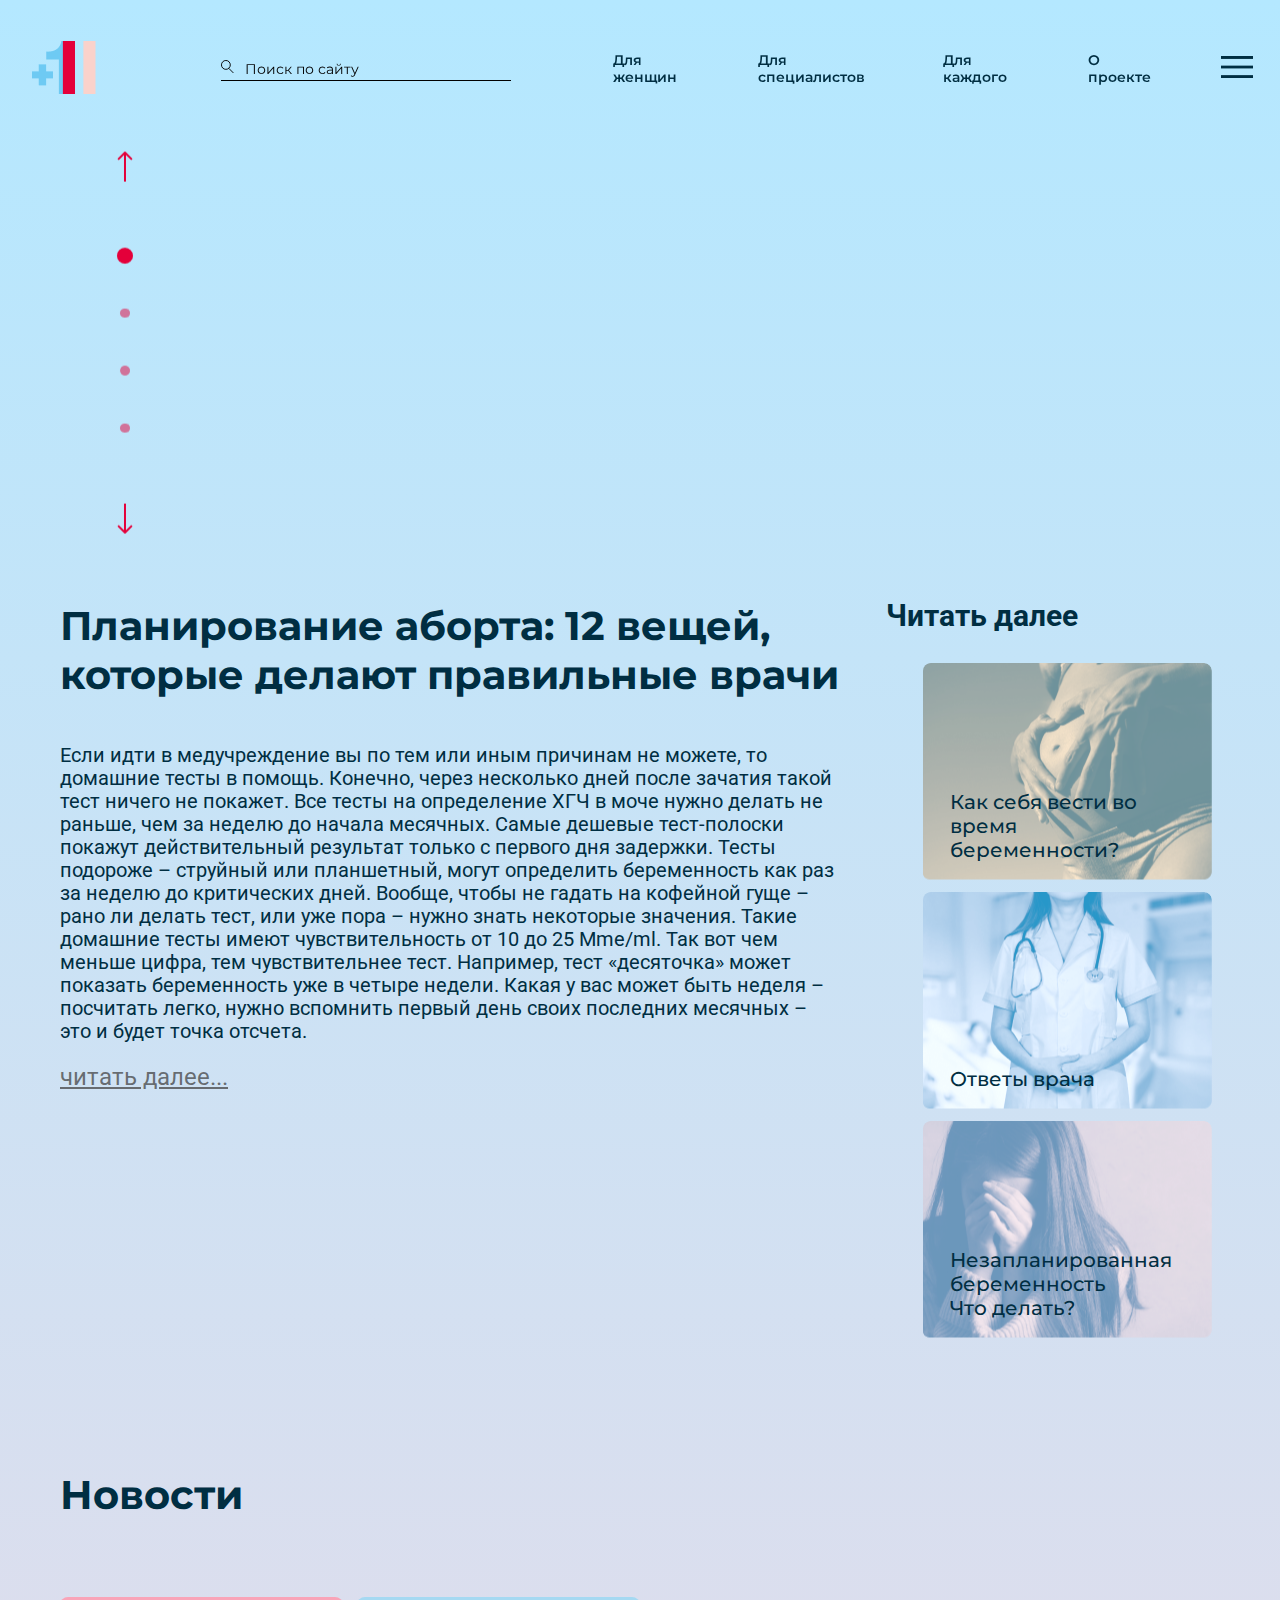
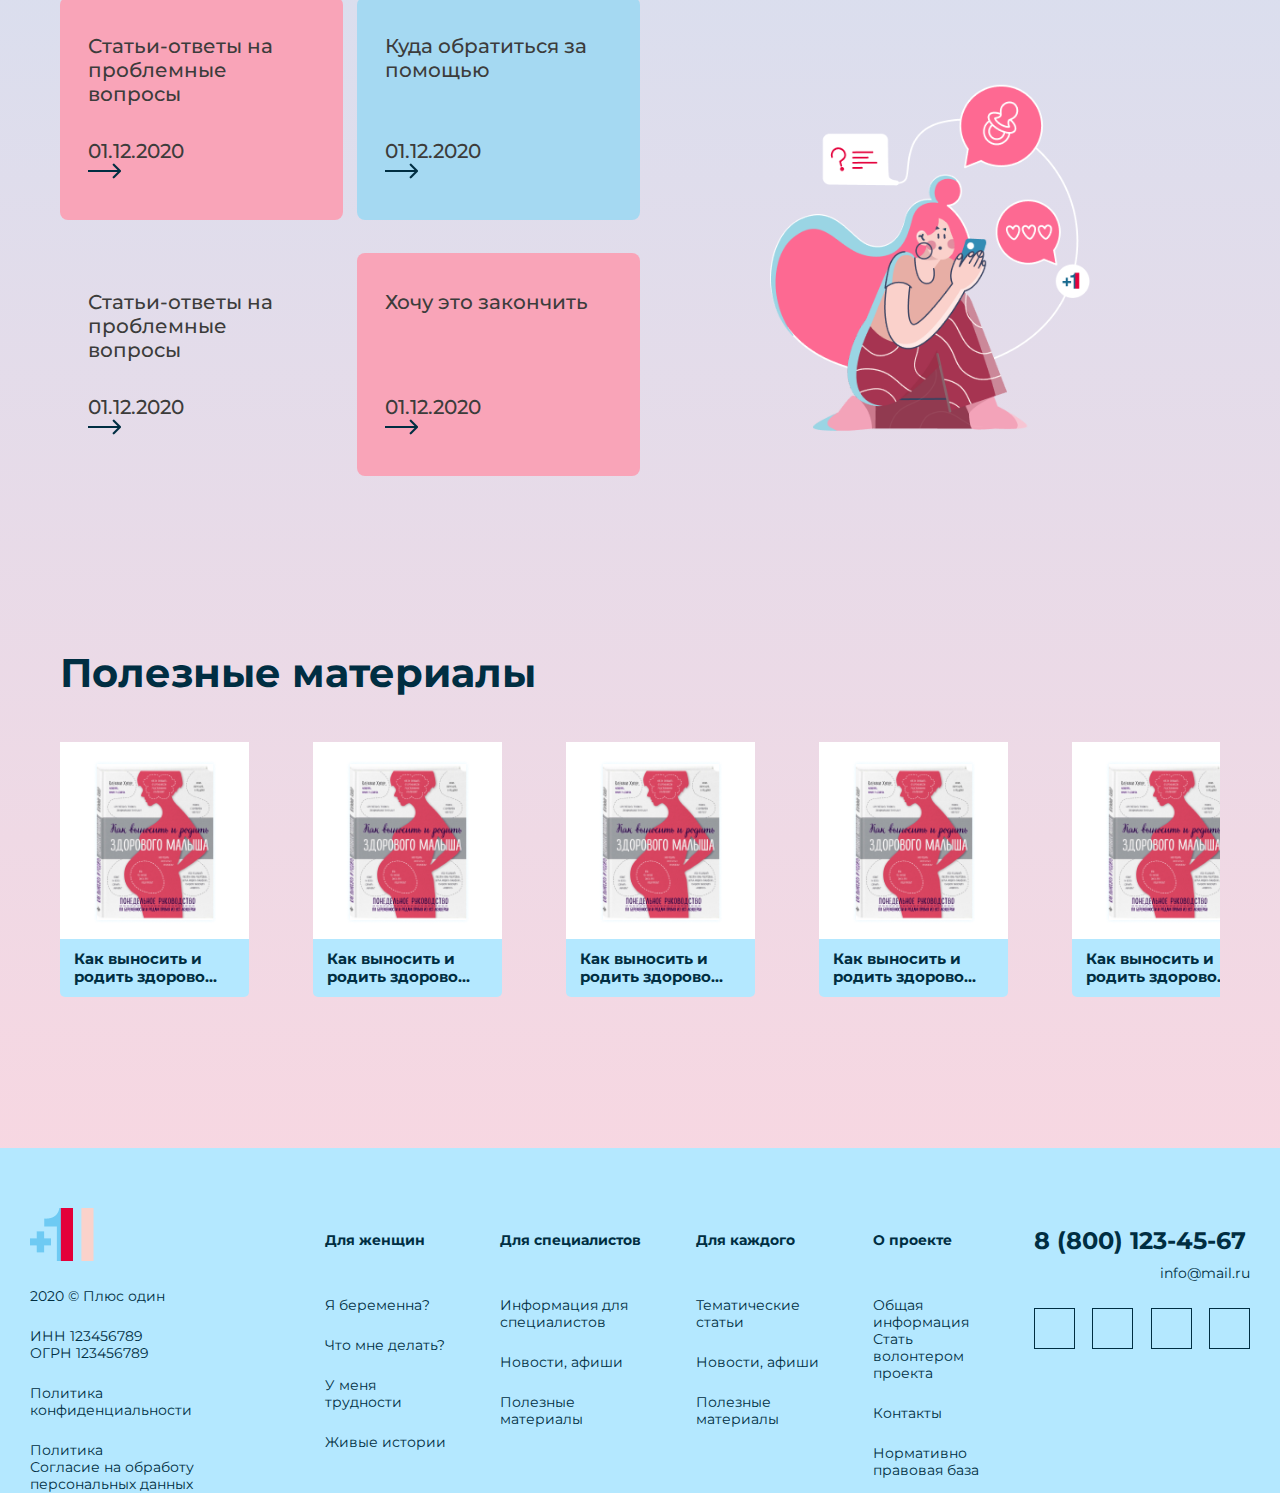
<file: forEath.html>
<!DOCTYPE html>
<html lang="ru">
  <head>
    <meta charset="UTF-8">
    <!-- fonts -->
    <link rel="preconnect" href="https://fonts.gstatic.com" />
    <link href="https://fonts.googleapis.com/css2?family=Montserrat:ital,wght@0,300;0,400;0,500;0,600;0,700;1,300;1,400;1,500;1,600;1,700&display=swap" rel="stylesheet"/>
    <link rel="preconnect" href="https://fonts.gstatic.com" />
    <link href="https://fonts.googleapis.com/css2?family=Roboto:ital,wght@0,100;0,300;0,400;0,500;0,700;0,900;1,100;1,300;1,400;1,500;1,700;1,900&display=swap" rel="stylesheet"/>
    <!-- Useful meta tags -->
    <meta http-equiv="x-ua-compatible" content="ie=edge">
    <meta name="viewport" content="width=device-width, initial-scale=1, shrink-to-fit=no">
    <meta name="robots" content="index, follow">
    <meta name="google" content="notranslate">
    <meta name="format-detection" content="telephone=no">
    <meta name="description" content="">
    <!-- Подтверждение прав на сайт -->
    <meta name="yandex-verification" content="" />
    <meta name="google-site-verification" content="" />
    <!-- colors -->
    <meta name="msapplication-TileColor" content="#FFCDDA">
    <meta name="theme-color" content="#FFCDDA">
    <!-- style -->
    <!-- <link rel="stylesheet" href="./assets/css/pages/index.css"> -->

    <link rel="stylesheet" href="./assets/css/components/ComponentBaner.css">
    <link rel="stylesheet" href="./assets/css/pages/profi.css">
    <link rel="stylesheet" href="./assets/css/pages/forEath.css">
    <link rel="stylesheet" href="./assets/css/all.css">
    <link rel="stylesheet" href="./assets/css/header.css">
    <link rel="stylesheet" href="./assets/css/footer.css">
    
    <!-- Favicons -->
    <link rel="apple-touch-icon" sizes="180x180" href="./assets/icons/logo.svg">
    <link rel="icon" type="image/png" sizes="32x32" href="./assets/icons/logo.svg">
    <link rel="icon" type="image/png" sizes="16x16" href="./assets/icons/logo.svg">
    <link rel="mask-icon" href="./assets/icons/logo.svg" color="#3654E9">
    <title>Для каждого</title>
</head>

<body>
    <header>
        <div class="header">
            <div class="header__left">
                <div class="logo">
                    <img src="assets/images/mainPage/Logo.png" alt="" />
                </div>
                <div class="search">
                    <div class="search__icon">
                        <img src="assets/images/mainPage/searchIcon.svg" alt="" />
                    </div>
                    <input type="search" placeholder="Поиск по сайту" />
                </div>
            </div>

            <div class="header__right homeMenu _anim-items" id="rightHeader">
                <nav class="navLinks">
                    <a href="#" class="link">Для женщин</a>
                    <a href="#" class="link">Для специалистов</a>
                    <a href="#" class="link">Для каждого</a>
                    <a href="#" class="link">О проекте</a>
                </nav>
                <div class="sandwich">
                    <img src="assets/images/mainPage/Sandwich.png" alt="" />
                </div>
            </div>
        </div>
    </header>





<section>

    <section>
        <div class="component_Baner">

            <div class="slider" data-pos="0">
                <div class="slider__slides">
                    <div class="slider__slide"></div>
                    <div class="slider__slide"></div>
                    <div class="slider__slide"></div>
                    <div class="slider__slide"></div>
                </div>
                <div class="slider__dots">
                    <div class="BannerOpt"><img src="./assets/images/mainPage/actual/ArrowRED.svg" alt=""></div>
                    <span href="#" class="slider__indicator"></span>
                    <span href="#" class="slider__dot" data-pos="0"></span>
                    <span href="#" class="slider__dot" data-pos="1"></span>
                    <span href="#" class="slider__dot" data-pos="2"></span>
                    <span href="#" class="slider__dot" data-pos="3"></span>
                    <div class="BannerOpt"><img src="./assets/images/mainPage/actual/ArrowRED.svg" alt=""></div>
                </div>
            </div>

        </div>
    </section>



<section class="secText_0">
    <div class="itemSec_0">
        <h2 class="tittleTextS mt0_sd">Планирование аборта: 12 вещей, которые делают правильные врачи</h2>
        <h3 class="textH3_0">Если идти в медучреждение вы по тем или иным причинам не можете, то домашние тесты в помощь. Конечно, через несколько дней после зачатия такой тест ничего не покажет. Все тесты на определение ХГЧ в моче нужно делать не раньше, чем за неделю до начала месячных. Самые дешевые тест-полоски покажут действительный результат только с первого дня задержки. Тесты подороже – струйный или планшетный, могут определить беременность как раз за неделю до критических дней. Вообще, чтобы не гадать на кофейной гуще – рано ли делать тест, или уже пора – нужно знать некоторые значения. Такие домашние тесты имеют чувствительность от 10 до 25 Mme/ml. Так вот чем меньше цифра, тем чувствительнее тест. Например, тест «десяточка» может показать беременность уже в четыре недели. Какая у вас может быть неделя – посчитать легко, нужно вспомнить первый день своих последних месячных – это и будет точка отсчета.</h3>
    <div class="tobeCont">читать далее...</div>
    </div>
    <div class="itemSec_0">
        <p class="Text_S_0">Читать далее</p>
        <div class="scrollItem">

            <div class="scrollItem_Box">
                <p class="PtextImage">Как себя вести 
                    во время беременности?</p>
                <img src="./assets/images/mainPage/secondSlide/secondSlideFirst.png" alt="">
            </div>
            <div class="scrollItem_Box">
                <p class="PtextImage">Ответы врача</p>
                <img src="./assets/images/mainPage/secondSlide/secondSlideSecond.png" alt="">
            </div>
            <div class="scrollItem_Box">
                <p class="PtextImage">Незапланированная беременность
                    Что делать?</p>
                <img src="./assets/images/mainPage/secondSlide/secondSlideFourth.png" alt="">     
            </div>
            <div class="scrollItem_Box">
                <p class="PtextImage">Как себя вести 
                    во время беременности?</p>
                <img src="./assets/images/mainPage/secondSlide/secondSlideThird.png" alt="">
            </div>
            <div class="scrollItem_Box">
                <p class="PtextImage">Как себя вести 
                    во время беременности?</p>
                <img src="./assets/images/mainPage/secondSlide/secondSlideFirst.png" alt="">
            </div>
            <div class="scrollItem_Box">
                <p class="PtextImage">Как себя вести 
                    во время беременности?</p>
                <img src="./assets/images/mainPage/secondSlide/secondSlideFirst.png" alt="">
            </div>



        </div>

    </div>

</section>



<section>
    <h2 class="tittleTextS pt99px">Новости</h2>
    <div class="actualBlock__main">
        <div class="actualBlock__main__right">
            <div class="actualBlock__main__row ">
              <div class="actualBlock__main__questionBlock red_0_c" style="margin-right: 14px">
                <p>Статьи-ответы на проблемные вопросы</p>
                <div class="actualBlock__main__questionBlock__row">
                  <p>01.12.2020</p>
                  <img src="./assets/images/mainPage/actual/Arrow.png" alt="">
                </div>
              </div>
              <div class="actualBlock__main__questionBlock blue_0_b">
                <p>Куда обратиться за помощью</p>
                <div class="actualBlock__main__questionBlock__row">
                  <p>01.12.2020</p>
                  <img src="./assets/images/mainPage/actual/Arrow.png" alt="">
                </div>
              </div>
            </div>
            <div class="actualBlock__main__row">
              <div class="actualBlock__main__questionBlock" style="margin-right: 14px">
                <p>Статьи-ответы на проблемные вопросы</p>
                <div class="actualBlock__main__questionBlock__row">
                  <p>01.12.2020</p>
                  <img src="./assets/images/mainPage/actual/Arrow.png" alt="">
                </div>
              </div>
              <div class="actualBlock__main__questionBlock red_0_c">
                <p>Хочу это закончить</p>
                <div class="actualBlock__main__questionBlock__row">
                  <p>01.12.2020</p>
                  <img src="./assets/images/mainPage/actual/Arrow.png" alt="">
                </div>
              </div>
            </div>
          </div>
        <div class="actualBlock__main__left">
          <div class="actualBlock__main__image _anim-items _active">
            <img src="./assets/images/mainPage/actual/image.png" alt="">
          </div>
        </div>
      


      </div>
</section>






    <section>
        <h2 class="tittleTextS ">Полезные материалы</h2>

        <div class="actualBlock__sliders background__Ping">
            <div class="actualBlock__sliders__slide">
                <div class="bookBy_0">
                    <img src="./assets/images/mainPage/forEath/book.png" alt="">
                </div>
              <p class="textForBook_0">Как выносить и родить здорово...</p>
            </div>
            <div class="actualBlock__sliders__slide">
                <div class="bookBy_0">
                    <img src="./assets/images/mainPage/forEath/book.png" alt="">
                </div>
              <p class="textForBook_0">Как выносить и родить здорово...</p>
            </div>
            <div class="actualBlock__sliders__slide">
                <div class="bookBy_0">
                    <img src="./assets/images/mainPage/forEath/book.png" alt="">
                </div>
              <p class="textForBook_0">Как выносить и родить здорово...</p>
            </div>
            <div class="actualBlock__sliders__slide">
                <div class="bookBy_0">
                    <img src="./assets/images/mainPage/forEath/book.png" alt="">
                </div>
              <p class="textForBook_0">Как выносить и родить здорово...</p>
            </div>
            <div class="actualBlock__sliders__slide">
                <div class="bookBy_0">
                    <img src="./assets/images/mainPage/forEath/book.png" alt="">
                </div>
              <p class="textForBook_0">Как выносить и родить здорово...</p>
            </div>
            <div class="actualBlock__sliders__slide">
                <div class="bookBy_0">
                    <img src="./assets/images/mainPage/forEath/book.png" alt="">
                </div>
              <p class="textForBook_0">Как выносить и родить здорово...</p>
            </div>
            <div class="actualBlock__sliders__slide">
                <div class="bookBy_0">
                    <img src="./assets/images/mainPage/forEath/book.png" alt="">
                </div>
              <p class="textForBook_0">Как выносить и родить здорово...</p>
            </div>
            <div class="actualBlock__sliders__slide">
                <div class="bookBy_0">
                    <img src="./assets/images/mainPage/forEath/book.png" alt="">
                </div>
              <p class="textForBook_0">Как выносить и родить здорово...</p>
            </div>
            <div class="actualBlock__sliders__slide">
                <div class="bookBy_0">
                    <img src="./assets/images/mainPage/forEath/book.png" alt="">
                </div>
              <p class="textForBook_0">Как выносить и родить здорово...</p>
            </div>
            <div class="actualBlock__sliders__slide">
                <div class="bookBy_0">
                    <img src="./assets/images/mainPage/forEath/book.png" alt="">
                </div>
              <p class="textForBook_0">Как выносить и родить здорово...</p>
            </div>




          </div>

    </section>


</section>







    <div class="wrapperFooter">
        <footer id="footer">
            <div class="itemFooter">
                <div>
                    <img src="assets/images/mainPage/Logo.png" alt="">
                </div>
                <p class="WrapperTextFooter">
                    <a href="">2020 © Плюс один</a>
                </p>
                <p class="WrapperTextFooter">
                    <a href="">ИНН 123456789</a>
                    <a href="">ОГРН 123456789</a>
                </p>

                <p class="WrapperTextFooter">
                    <a href="">Политика <br /> конфиденциальности</a>
                </p>

                <p class="WrapperTextFooter">
                    <a href="">Политика <br />Согласие на обработу <br /> персональных данных</a>
                </p>
            </div>



            <div class="itemFooter">
                <div>
                    <p class="textTitleFooter">Для женщин</p>
                </div>

                <p class="WrapperTextFooter">
                    <a href="">Я беременна?</a>
                </p>
                <p class="WrapperTextFooter">
                    <a href="">Что мне делать?</a>
                </p>

                <p class="WrapperTextFooter">
                    <a href="">У меня<br /> трудности</a>
                </p>
                <p class="WrapperTextFooter">
                    <a href="">Живые истории</a>
                </p>
                </p>




            </div>


            <div class="itemFooter">
                <div>
                    <p class="textTitleFooter">Для специалистов</p>
                </div>

                <p class="WrapperTextFooter">
                    <a href="">Информация для <br /> специалистов</a>
                </p>

                <p class="WrapperTextFooter">
                    <a href="">Новости, афиши</a>
                </p>

                <p class="WrapperTextFooter">
                    <a href="">Полезные <br /> материалы</a>
                </p>
            </div>

            <div class="itemFooter">
                <div>
                    <p class="textTitleFooter">Для каждого</p>
                </div>

                <p class="WrapperTextFooter">
                    <a href="">Тематические <br /> статьи</a>
                </p>
                <p class="WrapperTextFooter">
                    <a href="">Новости, афиши</a>
                </p>

                <p class="WrapperTextFooter">
                    <a href="">Полезные <br /> материалы</a>
                </p>


            </div>
            <div class="itemFooter">
                <div>
                    <p class="textTitleFooter">О проекте</p>
                </div>

                <p class="WrapperTextFooter">
                    <a href="">Общая <br /> информация</a>
                    <a href="">Стать <br /> волонтером <br /> проекта</a>
                </p>
                <p class="WrapperTextFooter">
                    <a href="">Контакты</a>
                </p>

                <p class="WrapperTextFooter">
                    <a href="">Нормативно<br /> правовая база</a>
                </p>
            </div>

            <div class="itemFooter">
                <div class="fD_mP">

                    <a class="PhoneTitleFooter" href="tel:88001234567">8 (800) 123-45-67</a>
                    <a class="EmailComponentCSS" href="">info@mail.ru</a>
                </div>


                <div class="SEtiSEO">
                    <div class="SEtiSEO_0"></div>
                    <div class="SEtiSEO_0"></div>
                    <div class="SEtiSEO_0"></div>
                    <div class="SEtiSEO_0"></div>
                </div>


            </div>



        </footer>
    </div>
<script src="./assets/js/components/component_baner.js"></script>
</body>
</html>
</file>
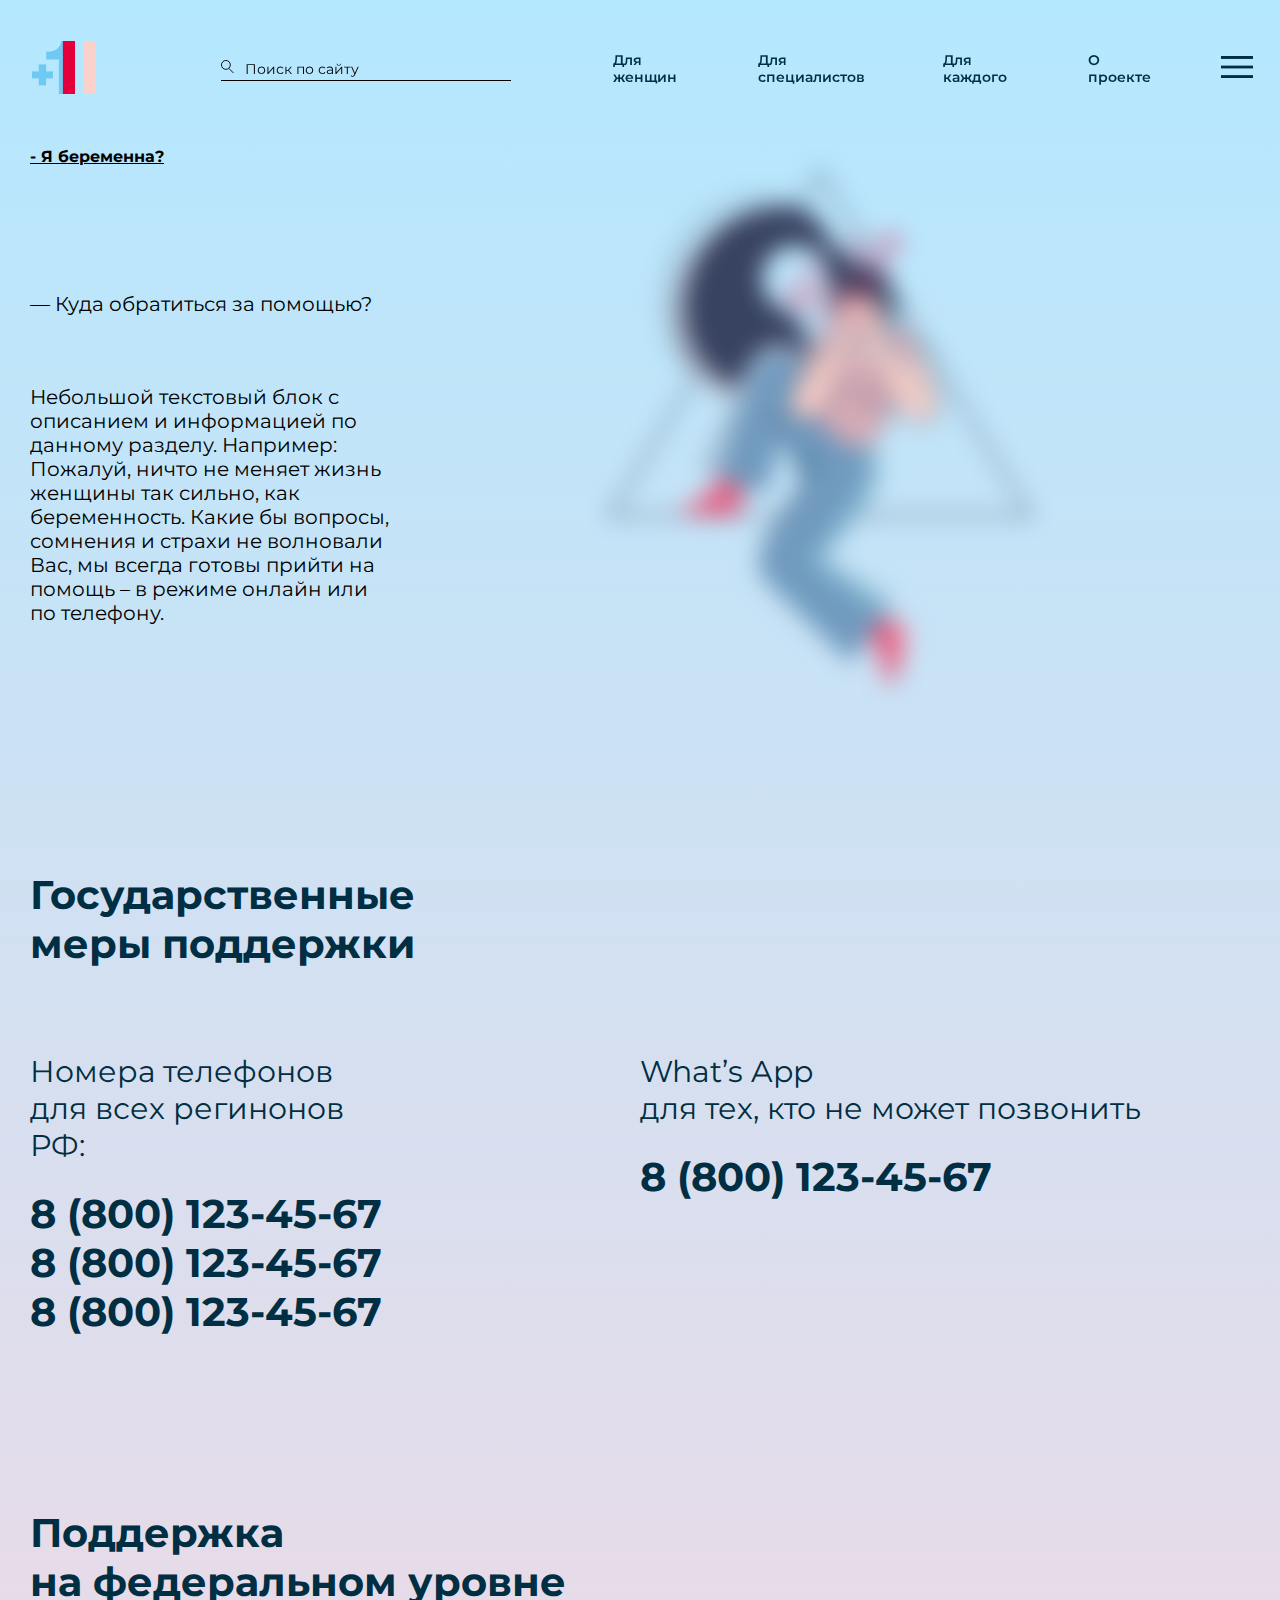
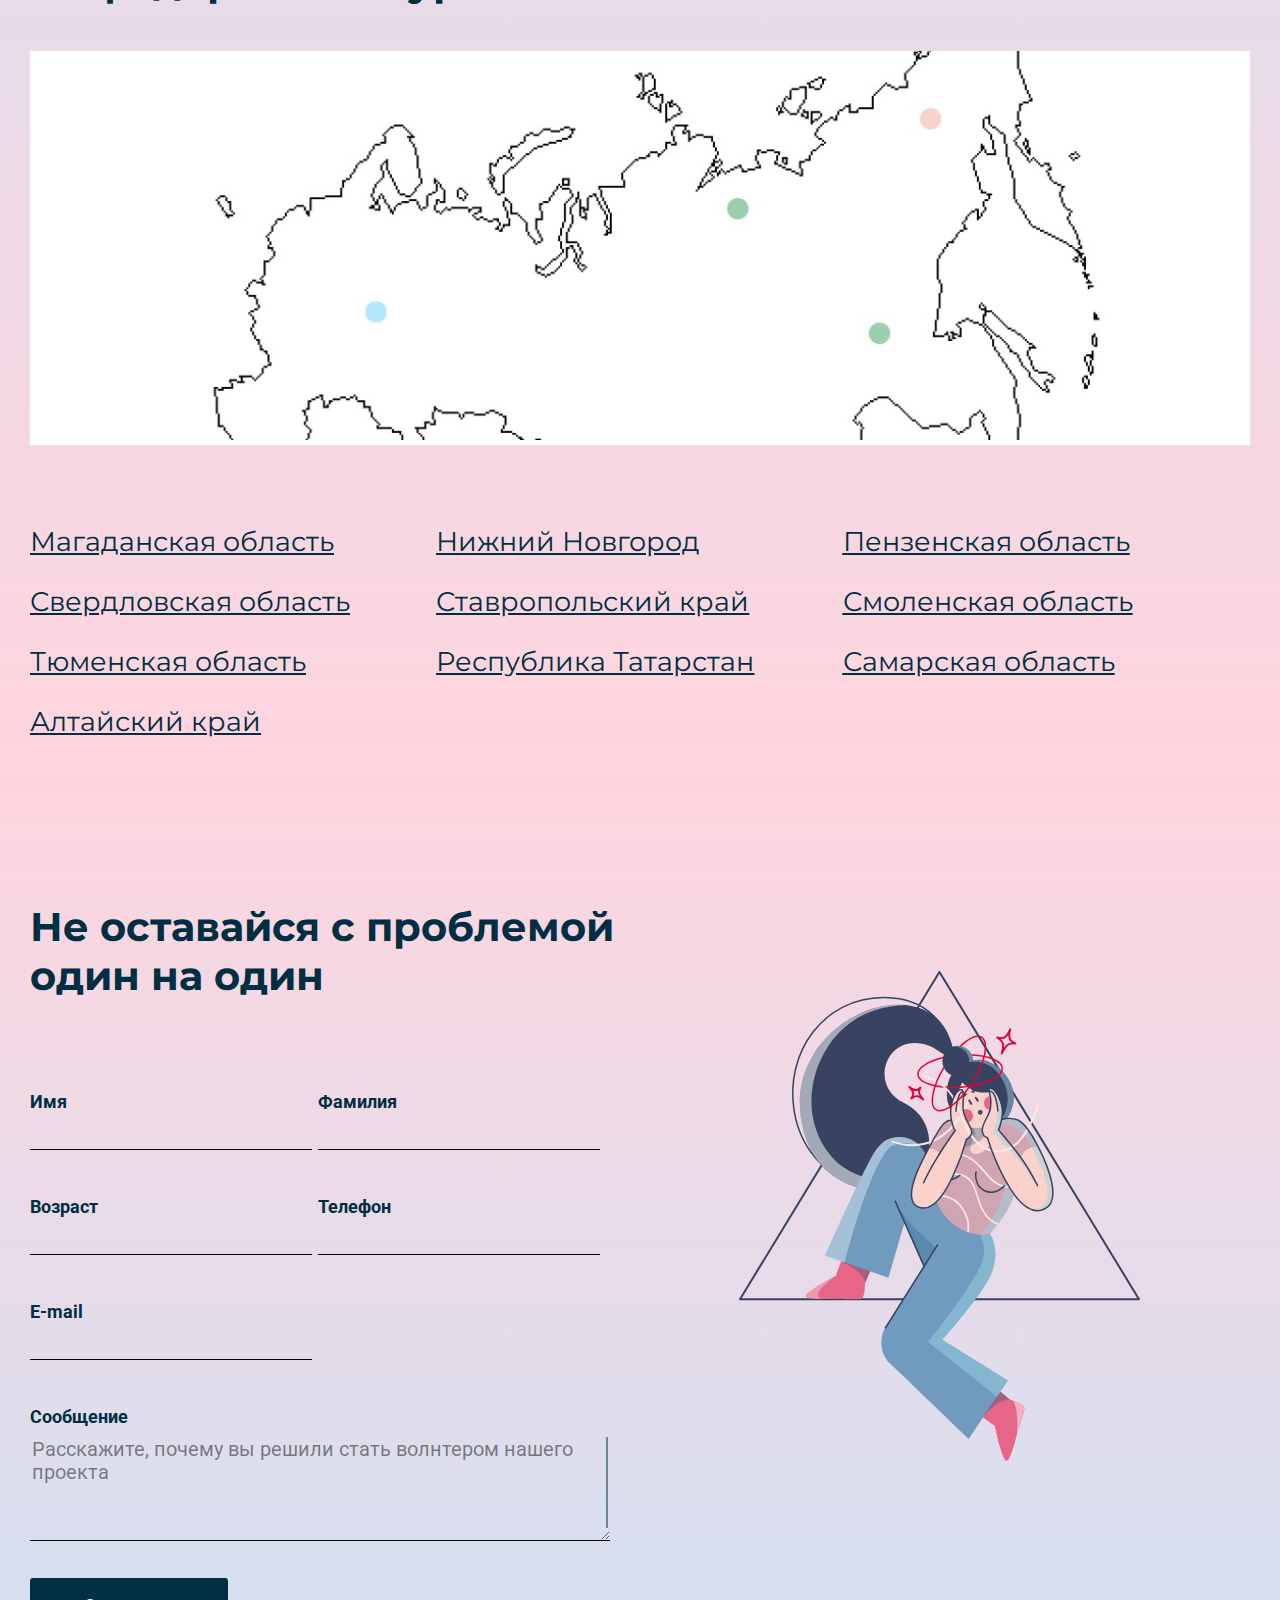
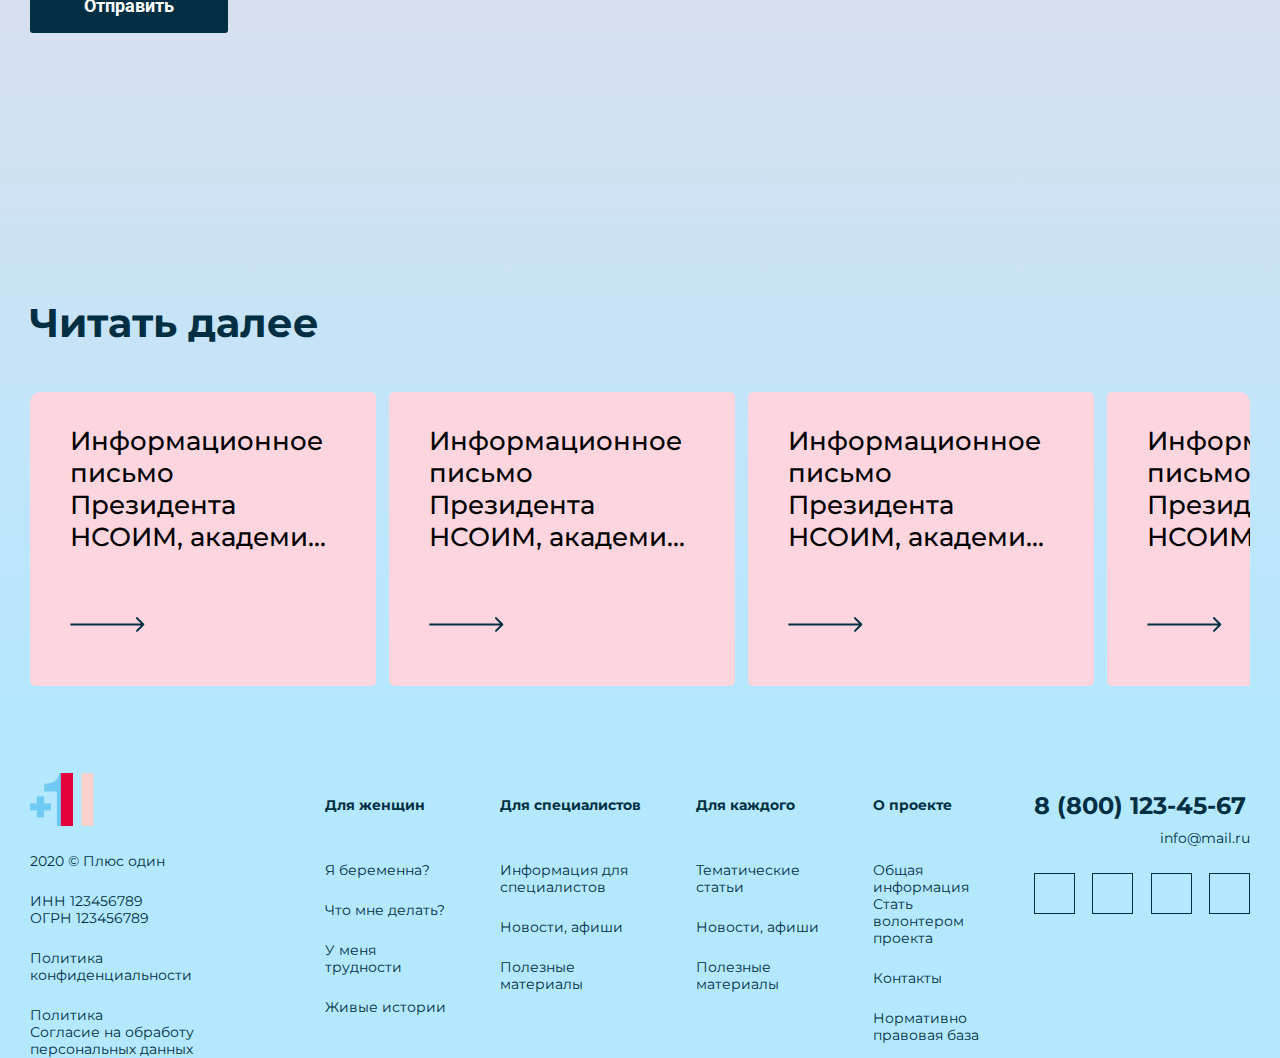
<file: help.html>
<!DOCTYPE html>
<html lang="ru">
<head>


    <meta charset="UTF-8">
    <!-- fonts -->
    <link rel="preconnect" href="https://fonts.gstatic.com" />
    <link href="https://fonts.googleapis.com/css2?family=Montserrat:ital,wght@0,300;0,400;0,500;0,600;0,700;1,300;1,400;1,500;1,600;1,700&display=swap" rel="stylesheet"/>
    <link rel="preconnect" href="https://fonts.gstatic.com" />
    <link href="https://fonts.googleapis.com/css2?family=Roboto:ital,wght@0,100;0,300;0,400;0,500;0,700;0,900;1,100;1,300;1,400;1,500;1,700;1,900&display=swap" rel="stylesheet"/>
    <!-- Useful meta tags -->
    <meta http-equiv="x-ua-compatible" content="ie=edge">
    <meta name="viewport" content="width=device-width, initial-scale=1, shrink-to-fit=no">
    <meta name="robots" content="index, follow">
    <meta name="google" content="notranslate">
    <meta name="format-detection" content="telephone=no">
    <meta name="description" content="">
    <!-- Подтверждение прав на сайт -->
    <meta name="yandex-verification" content="" />
    <meta name="google-site-verification" content="" />
    <!-- colors -->
    <meta name="msapplication-TileColor" content="#FFCDDA">
    <meta name="theme-color" content="#FFCDDA">
    <!-- style -->
    <link rel="stylesheet" href="./assets/css/all.css">
    <link rel="stylesheet" href="./assets/css/components/ComponentContact.css">
    <link rel="stylesheet" href="./assets/css/pages/help.css">
    <link rel="stylesheet" href="./assets/css/header.css">
    <link rel="stylesheet" href="./assets/css/footer.css">
    <link rel="stylesheet" href="./assets/css/components/ComponentImageInteractiv.css">
    <!-- Favicons -->
    <link rel="apple-touch-icon" sizes="180x180" href="./assets/icons/logo.svg">
    <link rel="icon" type="image/png" sizes="32x32" href="./assets/icons/logo.svg">
    <link rel="icon" type="image/png" sizes="16x16" href="./assets/icons/logo.svg">
    <link rel="mask-icon" href="./assets/icons/logo.svg" color="#3654E9">
    <title>Help</title>
</head>


<body class="">
    <header>
        <div class="header">
          <div class="header__left">
            <div class="logo">
              <img src="assets/images/mainPage/Logo.png" alt="" />
            </div>
            <div class="search">
              <div class="search__icon">
                <img src="assets/images/mainPage/searchIcon.svg" alt="" />
              </div>
              <input type="search" placeholder="Поиск по сайту" />
            </div>
          </div>
  
          <div class="header__right homeMenu _anim-items" id="rightHeader">
            <nav class="navLinks">
              <a href="#" class="link">Для женщин</a>
              <a href="#" class="link">Для специалистов</a>
              <a href="#" class="link">Для каждого</a>
              <a href="#" class="link">О проекте</a>
            </nav>
            <div class="sandwich">
              <img src="assets/images/mainPage/Sandwich.png" alt="" />
            </div>
          </div>
        </div>
    </header>

<div class="boxFor1SectionDiv">
    <section class="topContent">
        <div class="d_0">
            <a class="d_0_link" href="">- Я беременна?</a>

            <h1 class="descriptionTextS h1Help">— Куда обратиться за помощью?</h1>
            <p class="descriptionTextS">Небольшой текстовый блок
                с описанием и информацией
                по данному разделу. Например: Пожалуй, ничто не меняет жизнь женщины так сильно, как беременность. Какие
                бы вопросы, сомнения и страхи не волновали Вас, мы всегда готовы прийти на помощь – в режиме онлайн или
                по телефону.</p>
        </div>


     

        <div class="d_0">
            <img src="assets/images/mainPage/thirdSlide/Image_0.svg" alt="Куда обратиться за помощью?">
        </div>
    </section>


    <section id="sec_2">
        <h2 class="tittleTextS">Государственные меры поддержки</h2>

        <div class="flexBoxS">
            <div class="s_1">
                <p class="helpersTextS s_01">Номера телефонов
                    для всех регинонов РФ:</p>
                <a class="s_03 tittleTextS" href="tel:88001234567">8 (800) 123-45-67</a>
                <a class="s_03 tittleTextS" href="tel:88001234567">8 (800) 123-45-67</a>
                <a class="s_03 tittleTextS" href="tel:88001234567">8 (800) 123-45-67</a>
            </div>
            <div class="s_1">
                <p class="helpersTextS s_02">What’s App <br/> для тех, кто не может позвонить</p>
                <a class="s_03 tittleTextS" href="tel:88001234567">8 (800) 123-45-67</a>
            </div>
        </div>

    </section>


    <section id="sec_3">
        <h2 class="tittleTextS">Поддержка <br/>на федеральном уровне</h2>
        <div class="boxImages">
        <img src="assets/images/map/Image_1.jpg" alt="Поддержка на федеральном уровне" >

     
    </div>



    <div class="felxForLinks_S">
        <div class="itemForLinks_S">
            <p class="textForTowns"><a href="">Магаданская область</a></p>
            <p class="textForTowns"><a href="">Свердловская область</a></p>
            <p class="textForTowns"><a href="">Тюменская область</a></p>
            <p class="textForTowns"><a href="">Алтайский край</a></p>
        </div>
        <div class="itemForLinks_S">
            <p class="textForTowns"><a href="">Нижний Новгород</a></p>
            <p class="textForTowns"><a href="">Ставропольский край</a></p>
            <p class="textForTowns"><a href="">Республика Татарстан</a></p>
        </div>
        <div class="itemForLinks_S">
            <p class="textForTowns"><a href="">Пензенская область</a></p>
            <p class="textForTowns"><a href="">Смоленская область</a></p>
            <p class="textForTowns"><a href="">Самарская область</a></p>
        </div>
    </div>
    </section>

</div>

<div class="boxFor1SectionDiv2">


    <section id="sec_4">
        <h2 class="tittleTextS">Не оставайся с проблемой один на один</h2>



        <div class="flexForm">
            <div class="rightForm">
                <form action="" method="post">

                    <div class="formFlexInputs">

                        <div class="itemInpustS">
                            <p for="POST-name">Имя</p>
                            <input id="POST-name" type="text" name="name">
                        </div>

                        <div class="itemInpustS">
                            <p for="POST-Fname">Фамилия</p>
                            <input id="POST-Fname" type="text" name="name">
                        </div>
                    </div>

                      <div class="formFlexInputs">

                        <div class="itemInpustS">
                            <p for="POST-old">Возраст</p>
                            <input id="POST-old" type="number" name="name">
                        </div>
                        
                        <div class="itemInpustS">
                            <p for="POST-phone">Телефон</p>
                            <input id="POST-phone" type="text" name="name">
                        </div>
                    </div>

                    <div class="formFlexInputs">

               
                        <div class="itemInpustS">
                            <p for="POST-mail">E-mail</p>
                            <input id="POST-mail" type="text" name="name">
                        </div>
                    </div>
               
                    <div class="formFlexInputs">

               
                        <div class="itemInpustS castomScrolLine">
                            <p for="POST-description">Сообщение</p>
                            <textarea id="POST-description" type="text" name="name">Расскажите, почему вы решили стать волнтером нашего проекта</textarea>
                        </div>
                    </div>

                    <div class="formFlexInputs">
                        <button class="buttonRequest_S" type="submit" value="Save">Отправить</button>
                    </div>

                  </form>
            </div>

            <div class="imagesWrapper_s">
                <img src="assets/images/mainPage/secondSlide/Image_2.svg" alt="">
            </div>
        </div>
    </section>


    <section>
        <h2 class="tittleTextS mt0_sd">Читать далее</h2>





        <div class="actualBlock__sliders background__Ping">
            <div class="actualBlock__sliders__slide">
              <p>Информационное письмо Президента НСОИМ, академи...</p>
            </div>

            <div class="actualBlock__sliders__slide">
                <p>Информационное письмо Президента НСОИМ, академи...</p>
              </div>
              <div class="actualBlock__sliders__slide">
                <p>Информационное письмо Президента НСОИМ, академи...</p>
              </div>
              <div class="actualBlock__sliders__slide">
                <p>Информационное письмо Президента НСОИМ, академи...</p>
              </div>
              <div class="actualBlock__sliders__slide">
                <p>Информационное письмо Президента НСОИМ, академи...</p>
              </div>
              <div class="actualBlock__sliders__slide">
                <p>Информационное письмо Президента НСОИМ, академи...</p>
              </div>
              <div class="actualBlock__sliders__slide">
                <p>Информационное письмо Президента НСОИМ, академи...</p>
              </div>
              <div class="actualBlock__sliders__slide">
                <p>Информационное письмо Президента НСОИМ, академи...</p>
              </div>
              <div class="actualBlock__sliders__slide">
                <p>Информационное письмо Президента НСОИМ, академи...</p>
              </div>
              <div class="actualBlock__sliders__slide">
                <p>Информационное письмо Президента НСОИМ, академи...</p>
              </div>
              <div class="actualBlock__sliders__slide">
                <p>Информационное письмо Президента НСОИМ, академи...</p>
              </div>
              <div class="actualBlock__sliders__slide">
                <p>Информационное письмо Президента НСОИМ, академи...</p>
              </div>
              <div class="actualBlock__sliders__slide">
                <p>Информационное письмо Президента НСОИМ, академи...</p>
              </div>
              <div class="actualBlock__sliders__slide">
                <p>Информационное письмо Президента НСОИМ, академи...</p>
              </div>



          </div>

    </section>





</div>



<div class="wrapperFooter">
    <footer id="footer">
        <div class="itemFooter">
            <div>
                <img src="assets/images/mainPage/Logo.png" alt="">
            </div>
            <p class="WrapperTextFooter">
                <a href="">2020 © Плюс один</a>
            </p>
            <p class="WrapperTextFooter">
                <a href="">ИНН 123456789</a>
                <a href="">ОГРН 123456789</a>
            </p>

            <p class="WrapperTextFooter">
                <a href="">Политика <br /> конфиденциальности</a>
            </p>

            <p class="WrapperTextFooter">
                <a href="">Политика <br />Согласие на обработу <br /> персональных данных</a>
            </p>
        </div>



        <div class="itemFooter">
            <div>
                <p class="textTitleFooter">Для женщин</p>
            </div>

            <p class="WrapperTextFooter">
                <a href="">Я беременна?</a>
            </p>
            <p class="WrapperTextFooter">
                <a href="">Что мне делать?</a>
            </p>

            <p class="WrapperTextFooter">
                <a href="">У меня<br /> трудности</a>
            </p>
            <p class="WrapperTextFooter">
                <a href="">Живые истории</a>
            </p>
            </p>




        </div>


        <div class="itemFooter">
            <div>
                <p class="textTitleFooter">Для специалистов</p>
            </div>

            <p class="WrapperTextFooter">
                <a href="">Информация для <br /> специалистов</a>
            </p>

            <p class="WrapperTextFooter">
                <a href="">Новости, афиши</a>
            </p>

            <p class="WrapperTextFooter">
                <a href="">Полезные <br /> материалы</a>
            </p>
        </div>

        <div class="itemFooter">
            <div>
                <p class="textTitleFooter">Для каждого</p>
            </div>

            <p class="WrapperTextFooter">
                <a href="">Тематические <br /> статьи</a>
            </p>
            <p class="WrapperTextFooter">
                <a href="">Новости, афиши</a>
            </p>

            <p class="WrapperTextFooter">
                <a href="">Полезные <br /> материалы</a>
            </p>


        </div>
        <div class="itemFooter">
            <div>
                <p class="textTitleFooter">О проекте</p>
            </div>

            <p class="WrapperTextFooter">
                <a href="">Общая <br /> информация</a>
                <a href="">Стать <br /> волонтером <br /> проекта</a>
            </p>
            <p class="WrapperTextFooter">
                <a href="">Контакты</a>
            </p>

            <p class="WrapperTextFooter">
                <a href="">Нормативно<br /> правовая база</a>
            </p>
        </div>

        <div class="itemFooter">
            <div class="fD_mP">

                <a class="PhoneTitleFooter" href="tel:88001234567">8 (800) 123-45-67</a>
                <a class="EmailComponentCSS" href="">info@mail.ru</a>
            </div>


            <div class="SEtiSEO">
                <div class="SEtiSEO_0"></div>
                <div class="SEtiSEO_0"></div>
                <div class="SEtiSEO_0"></div>
                <div class="SEtiSEO_0"></div>
            </div>


        </div>



    </footer>
</div>


</body>

</html>
</file>
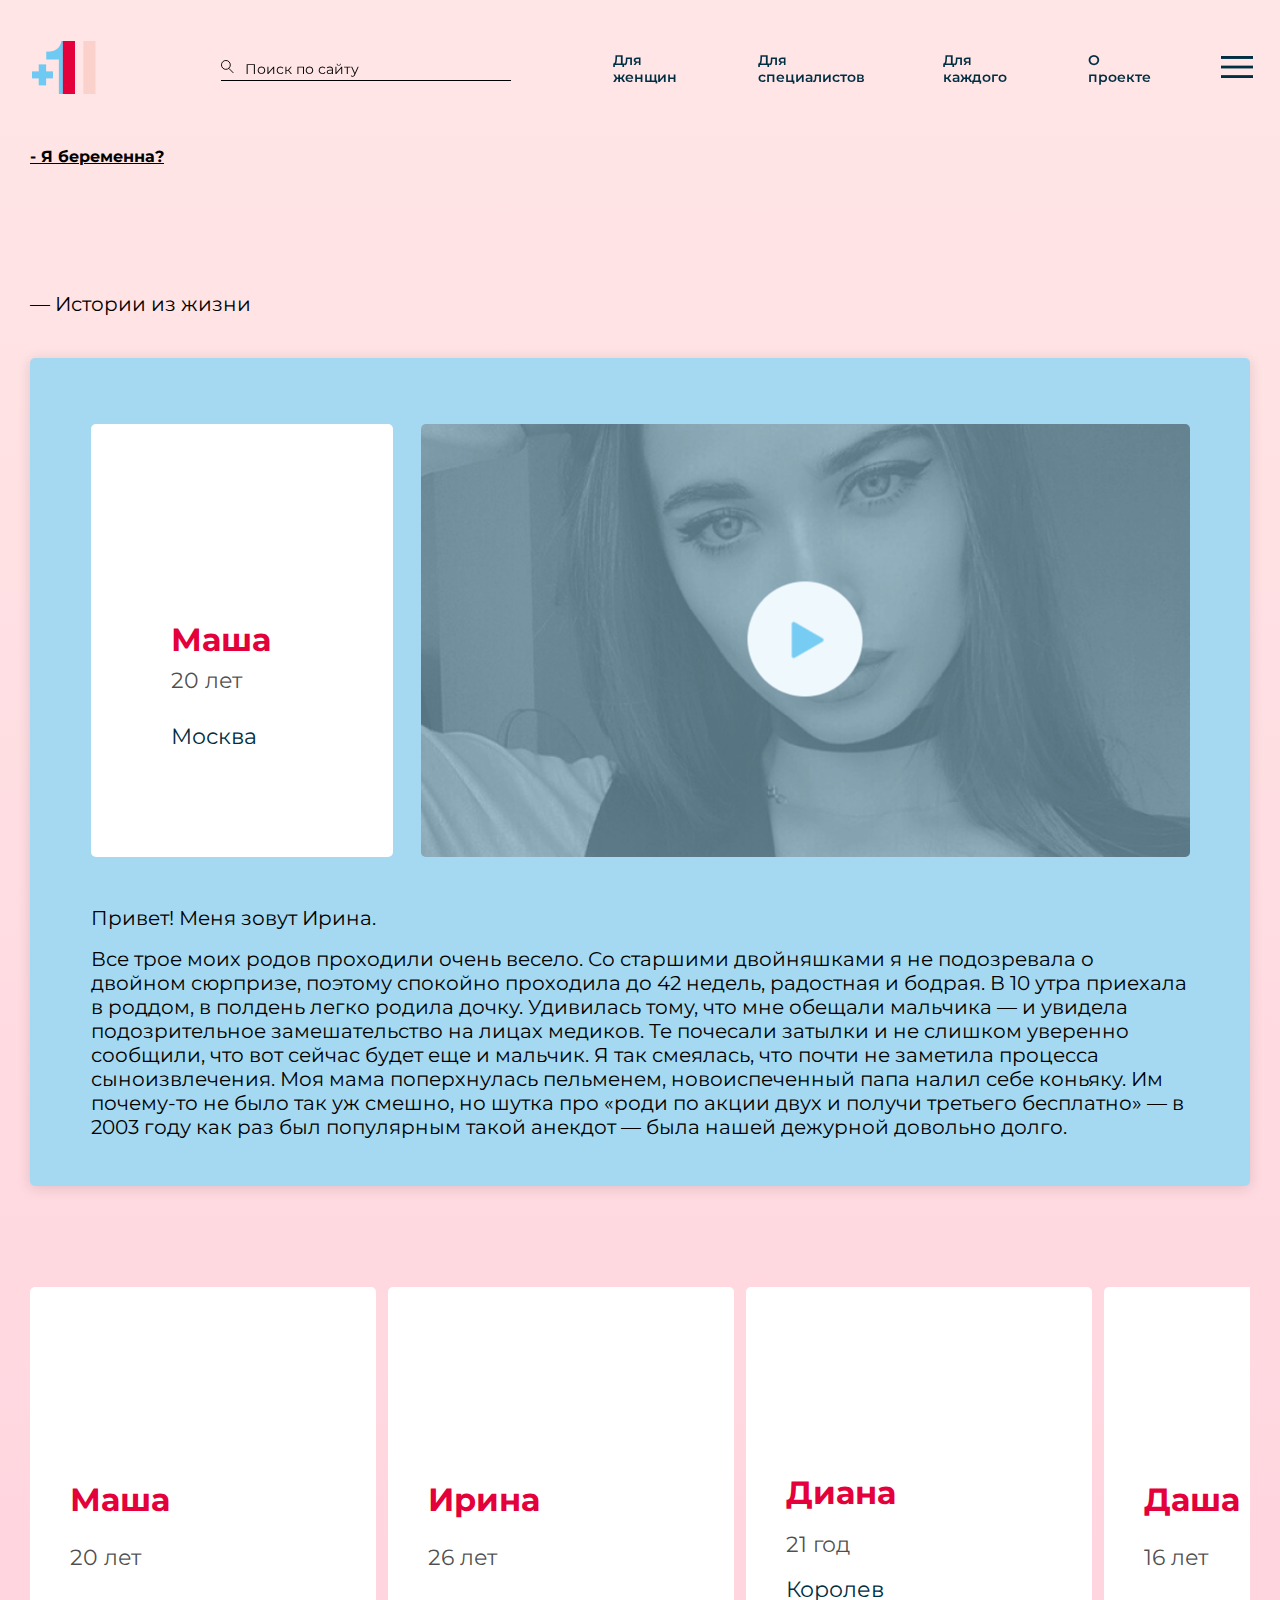
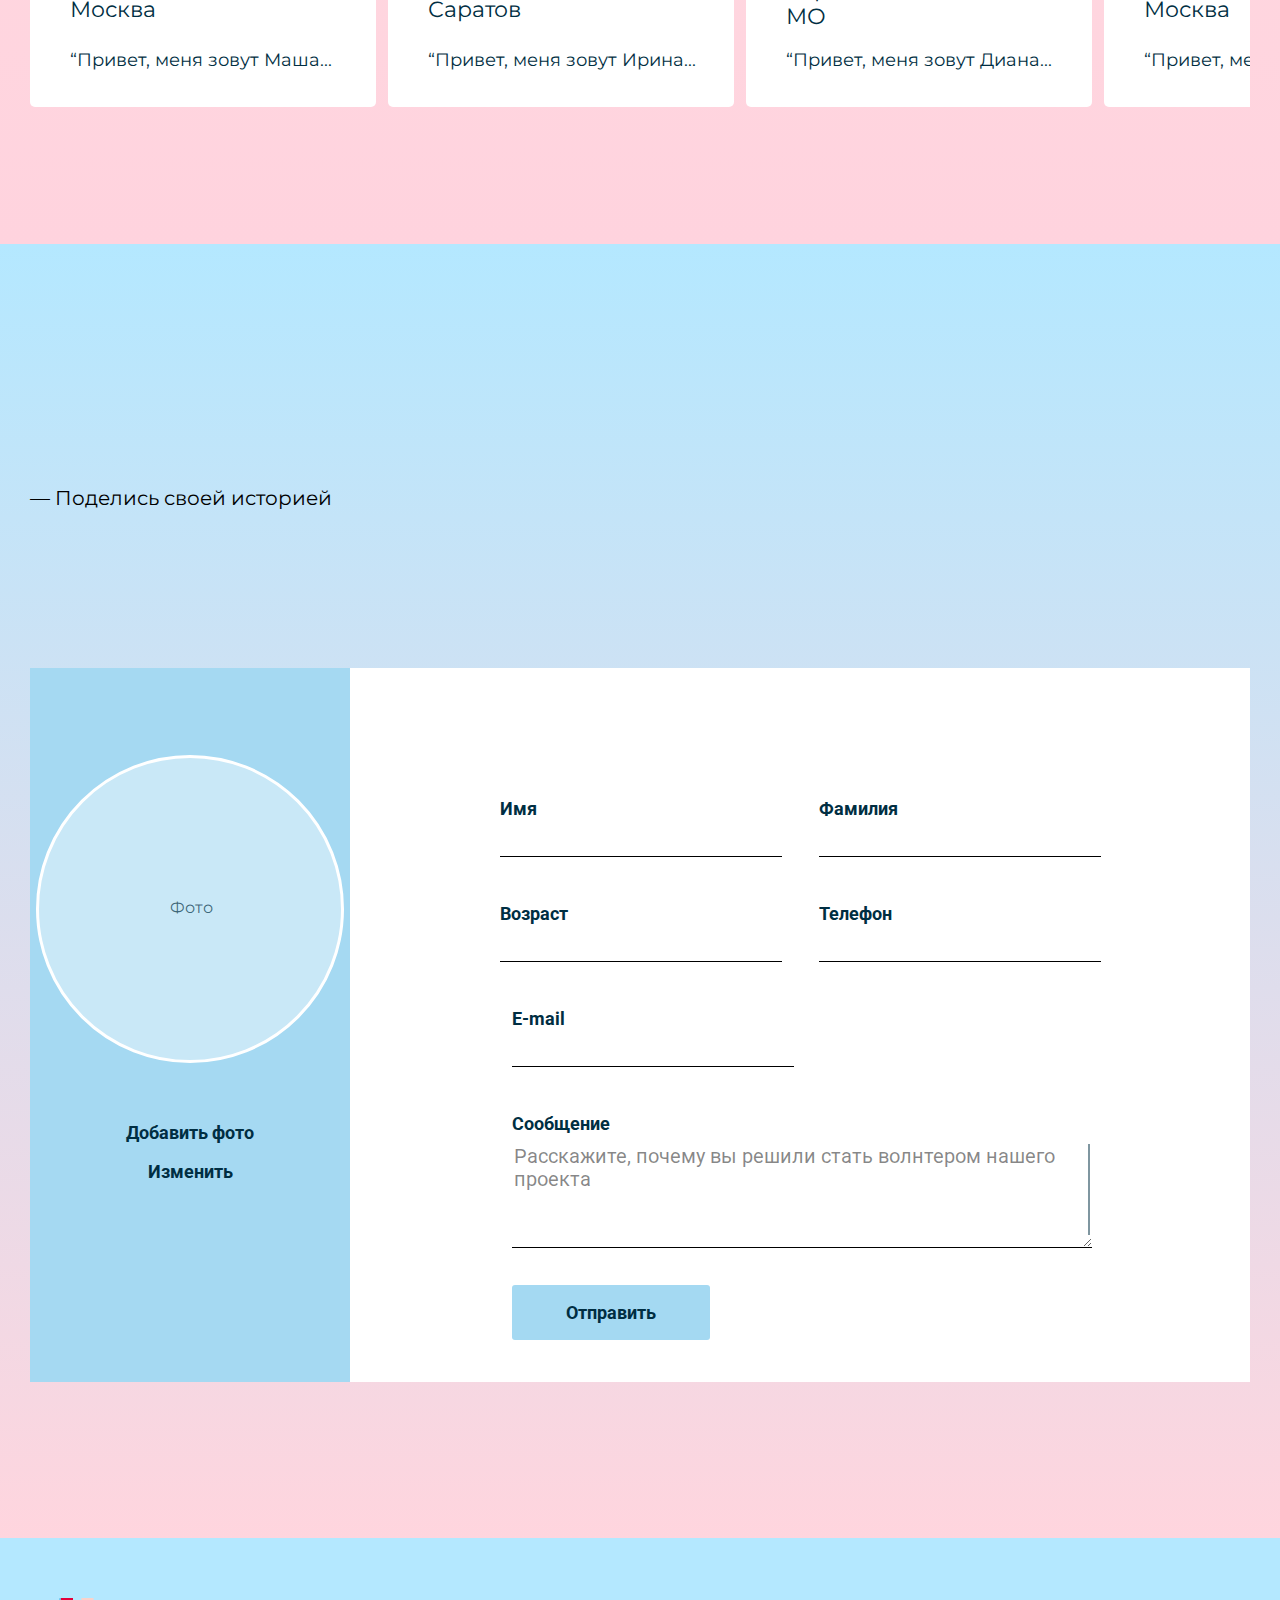
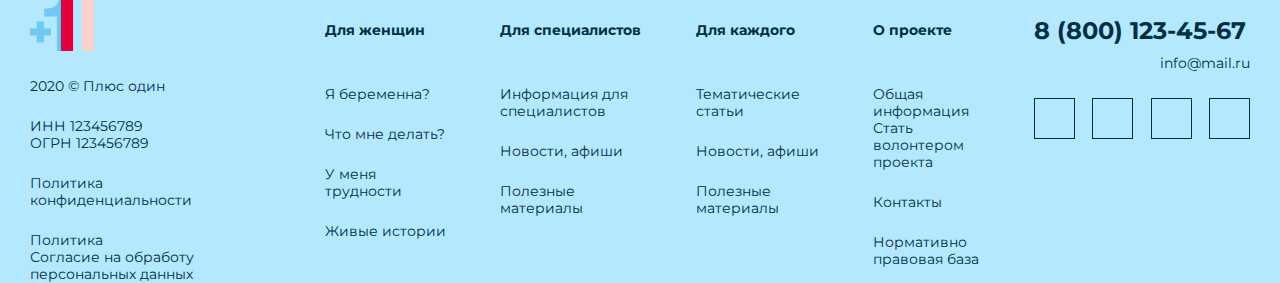
<file: history.html>
<!DOCTYPE html>
<html lang="ru">

<head>
    <meta charset="UTF-8">
    <!-- fonts -->
    <link rel="preconnect" href="https://fonts.gstatic.com" />
    <link
        href="https://fonts.googleapis.com/css2?family=Montserrat:ital,wght@0,300;0,400;0,500;0,600;0,700;1,300;1,400;1,500;1,600;1,700&display=swap"
        rel="stylesheet" />
    <link rel="preconnect" href="https://fonts.gstatic.com" />
    <link
        href="https://fonts.googleapis.com/css2?family=Roboto:ital,wght@0,100;0,300;0,400;0,500;0,700;0,900;1,100;1,300;1,400;1,500;1,700;1,900&display=swap"
        rel="stylesheet" />
    <!-- Useful meta tags -->
    <meta http-equiv="x-ua-compatible" content="ie=edge">
    <meta name="viewport" content="width=device-width, initial-scale=1, shrink-to-fit=no">
    <meta name="robots" content="index, follow">
    <meta name="google" content="notranslate">
    <meta name="format-detection" content="telephone=no">
    <meta name="description" content="">
    <!-- Подтверждение прав на сайт -->
    <meta name="yandex-verification" content="" />
    <meta name="google-site-verification" content="" />
    <!-- colors -->
    <meta name="msapplication-TileColor" content="#FFCDDA">
    <meta name="theme-color" content="#FFCDDA">
    <!-- style -->
    <!-- <link rel="stylesheet" href="./assets/css/all.css"> -->
    <link rel="stylesheet" href="./assets/css/all.css">
    <link rel="stylesheet" href="./assets/css/pages/history.css">
    <!-- <link rel="stylesheet" href="./assets/css/components/ComponentContact.css"> -->
    <!-- <link rel="stylesheet" href="./assets/css/components/ComponentContact.css"> -->
    <link rel="stylesheet" href="./assets/css/components/ComponentScrollPeople.css">
    <link rel="stylesheet" href="./assets/css/header.css">
    <link rel="stylesheet" href="./assets/css/footer.css">

    <!-- Favicons -->
    <link rel="apple-touch-icon" sizes="180x180" href="./assets/icons/logo.svg">
    <link rel="icon" type="image/png" sizes="32x32" href="./assets/icons/logo.svg">
    <link rel="icon" type="image/png" sizes="16x16" href="./assets/icons/logo.svg">
    <link rel="mask-icon" href="./assets/icons/logo.svg" color="#3654E9">
    <title>history</title>
</head>


<body>
    <!--    <div style="height: 100vh; background-color: #002e42">f</div>-->
    <header>
        <div class="header">
            <div class="header__left">
                <div class="logo">
                    <img src="assets/images/mainPage/Logo.png" alt="" />
                </div>
                <div class="search">
                    <div class="search__icon">
                        <img src="assets/images/mainPage/searchIcon.svg" alt="" />
                    </div>
                    <input type="search" placeholder="Поиск по сайту" />
                </div>
            </div>

            <div class="header__right homeMenu _anim-items" id="rightHeader">
                <nav class="navLinks">
                    <a href="#" class="link">Для женщин</a>
                    <a href="#" class="link">Для специалистов</a>
                    <a href="#" class="link">Для каждого</a>
                    <a href="#" class="link">О проекте</a>
                </nav>
                <div class="sandwich">
                    <img src="assets/images/mainPage/Sandwich.png" alt="" />
                </div>
            </div>
        </div>
    </header>


    
    <div class="wrapperSectionHistory__One  debPb__93">
        <section class="topContent">
            <a class="d_0_link" href="">- Я беременна?</a>
            <h1 class="descriptionTextS h1Help">— Истории из жизни</h1>

            <div class="wrapperHistory">
                <div class="wrapperHistoryFles">
                    <div class="itemHiscory">
                        <div class="ComponentHiscory_1">
                            <div class="sliderBlock__slider__slide__image backGroundImage1"></div>
                            <div class="pt_27 sliderBlock__slider__slide__name">Маша</div>
                            <div class="pt_8 sliderBlock__slider__slide__age">20 лет</div>
                            <div class="pt_29 sliderBlock__slider__slide__city">Москва</div>
                        </div>
                    </div>
                    <div class="itemHiscory">
                        <img src="./assets/images/mainPage/video/image 3.png" alt="">

                        <video src=""></video>

                    </div>
                </div>

                <div class="HistoryContent">
                    <h1>Привет! Меня зовут Ирина.</h1>
                    <h2> Все трое моих родов проходили очень весело. Со старшими двойняшками я не подозревала о двойном
                        сюрпризе, поэтому спокойно проходила до 42 недель, радостная и бодрая. В 10 утра приехала в роддом,
                        в полдень легко родила дочку. Удивилась тому, что мне обещали мальчика — и увидела подозрительное
                        замешательство на лицах медиков. Те почесали затылки и не слишком уверенно сообщили, что вот сейчас
                        будет еще и мальчик. Я так смеялась, что почти не заметила процесса сыноизвлечения. Моя мама
                        поперхнулась пельменем, новоиспеченный папа налил себе коньяку. Им почему-то не было так уж смешно,
                        но шутка про «роди по акции двух и получи третьего бесплатно» — в 2003 году как раз был популярным
                        такой анекдот — была нашей дежурной довольно долго.
                    </h2>
                </div>
            </div>

         

        </section>






        <section>
            <div class="sliderBlock__slider" id="style-2">
                <div class="sliderBlock__slider__slide">
                    <div class="sliderBlock__slider__slide__image backGroundImage1"></div>
                    <div class="sliderBlock__slider__slide__name">Маша</div>
                    <div class="sliderBlock__slider__slide__age">20 лет</div>
                    <div class="sliderBlock__slider__slide__city">Москва</div>
                    <div class="sliderBlock__slider__slide__text">
                        “Привет, меня зовут Маша...
                    </div>
                </div>

                <div class="sliderBlock__slider__slide">
                    <div class="sliderBlock__slider__slide__image backGroundImage2"></div>
                    <div class="sliderBlock__slider__slide__name">Ирина</div>
                    <div class="sliderBlock__slider__slide__age">26 лет</div>
                    <div class="sliderBlock__slider__slide__city">Саратов</div>
                    <div class="sliderBlock__slider__slide__text">
                        “Привет, меня зовут Ирина...
                    </div>
                </div>

                <div class="sliderBlock__slider__slide">
                    <div class="sliderBlock__slider__slide__image backGroundImage3"></div>
                    <div class="sliderBlock__slider__slide__name">Диана</div>
                    <div class="sliderBlock__slider__slide__age">21 год</div>
                    <div class="sliderBlock__slider__slide__city">
                        Королев <br>
                        МО
                    </div>
                    <div class="sliderBlock__slider__slide__text">
                        “Привет, меня зовут Диана...
                    </div>
                </div>

                <div class="sliderBlock__slider__slide">
                    <div class="sliderBlock__slider__slide__image backGroundImage4"></div>
                    <div class="sliderBlock__slider__slide__name">Даша</div>
                    <div class="sliderBlock__slider__slide__age">16 лет</div>
                    <div class="sliderBlock__slider__slide__city">Москва</div>
                    <div class="sliderBlock__slider__slide__text">
                        “Привет, меня зовут Даша...
                    </div>
                </div>

                <div class="sliderBlock__slider__slide">
                    <div class="sliderBlock__slider__slide__image backGroundImage1"></div>
                    <div class="sliderBlock__slider__slide__name">Маша</div>
                    <div class="sliderBlock__slider__slide__age">20 лет</div>
                    <div class="sliderBlock__slider__slide__city">Москва</div>
                    <div class="sliderBlock__slider__slide__text">
                        “Привет, меня зовут Маша...
                    </div>
                </div>

                <div class="sliderBlock__slider__slide">
                    <div class="sliderBlock__slider__slide__image backGroundImage2"></div>
                    <div class="sliderBlock__slider__slide__name">Ирина</div>
                    <div class="sliderBlock__slider__slide__age">26 лет</div>
                    <div class="sliderBlock__slider__slide__city">Саратов</div>
                    <div class="sliderBlock__slider__slide__text">
                        “Привет, меня зовут Ирина...
                    </div>
                </div>

                <div class="sliderBlock__slider__slide">
                    <div class="sliderBlock__slider__slide__image backGroundImage3"></div>
                    <div class="sliderBlock__slider__slide__name">Диана</div>
                    <div class="sliderBlock__slider__slide__age">21 год</div>
                    <div class="sliderBlock__slider__slide__city">
                        Королев <br>
                        МО
                    </div>
                    <div class="sliderBlock__slider__slide__text">
                        “Привет, меня зовут Диана...
                    </div>
                </div>

                <div class="sliderBlock__slider__slide">
                    <div class="sliderBlock__slider__slide__image backGroundImage4"></div>
                    <div class="sliderBlock__slider__slide__name">Даша</div>
                    <div class="sliderBlock__slider__slide__age">16 лет</div>
                    <div class="sliderBlock__slider__slide__city">Москва</div>
                    <div class="sliderBlock__slider__slide__text">
                        “Привет, меня зовут Даша...
                    </div>
                </div>

                <div class="sliderBlock__slider__slide">
                    <div class="sliderBlock__slider__slide__image backGroundImage1"></div>
                    <div class="sliderBlock__slider__slide__name">Маша</div>
                    <div class="sliderBlock__slider__slide__age">20 лет</div>
                    <div class="sliderBlock__slider__slide__city">Москва</div>
                    <div class="sliderBlock__slider__slide__text">
                        “Привет, меня зовут Маша...
                    </div>
                </div>

                <div class="sliderBlock__slider__slide">
                    <div class="sliderBlock__slider__slide__image backGroundImage2"></div>
                    <div class="sliderBlock__slider__slide__name">Ирина</div>
                    <div class="sliderBlock__slider__slide__age">26 лет</div>
                    <div class="sliderBlock__slider__slide__city">Саратов</div>
                    <div class="sliderBlock__slider__slide__text">
                        “Привет, меня зовут Ирина...
                    </div>
                </div>

                <div class="sliderBlock__slider__slide">
                    <div class="sliderBlock__slider__slide__image backGroundImage3"></div>
                    <div class="sliderBlock__slider__slide__name">Диана</div>
                    <div class="sliderBlock__slider__slide__age">21 год</div>
                    <div class="sliderBlock__slider__slide__city">
                        Королев <br>
                        МО
                    </div>
                    <div class="sliderBlock__slider__slide__text">
                        “Привет, меня зовут Диана...
                    </div>
                </div>

                <div class="sliderBlock__slider__slide">
                    <div class="sliderBlock__slider__slide__image backGroundImage4"></div>
                    <div class="sliderBlock__slider__slide__name">Даша</div>
                    <div class="sliderBlock__slider__slide__age">16 лет</div>
                    <div class="sliderBlock__slider__slide__city">Москва</div>
                    <div class="sliderBlock__slider__slide__text">
                        “Привет, меня зовут Даша...
                    </div>
                </div>
            </div>
        </section>
    </div>











    <div class="wrapperSectionHistory">

        <section class="topContent" id="form">
            <h1 class="descriptionTextS h1Help">— Поделись своей историей</h1>
            <div class="flexForm">
                <div class="leftForm">
                    <div class="roundS"></div>
                    <p class="addImageS">Добавить фото</p>
                    <p class="addImageS">Изменить</p>
                </div>


                <div class="rightForm">


                    <form action="" method="post">

                        <div class="formFlexInputs">

                            <div class="itemInpustS">
                                <p for="POST-name">Имя</p>
                                <input id="POST-name" type="text" name="name">
                            </div>

                            <div class="itemInpustS">
                                <p for="POST-Fname">Фамилия</p>
                                <input id="POST-Fname" type="text" name="name">
                            </div>
                        </div>

                        <div class="formFlexInputs">

                            <div class="itemInpustS">
                                <p for="POST-old">Возраст</p>
                                <input id="POST-old" type="number" name="name">
                            </div>

                            <div class="itemInpustS">
                                <p for="POST-phone">Телефон</p>
                                <input id="POST-phone" type="text" name="name">
                            </div>
                        </div>

                        <div class="formFlexInputs">


                            <div class="itemInpustS">
                                <p for="POST-mail">E-mail</p>
                                <input id="POST-mail" type="text" name="name">
                            </div>
                        </div>

                        <div class="formFlexInputs">


                            <div class="itemInpustS castomScrolLine">
                                <p for="POST-description">Сообщение</p>
                                <textarea id="POST-description" type="text"
                                    name="name">Расскажите, почему вы решили стать волнтером нашего проекта</textarea>
                            </div>
                        </div>

                        <div class="formFlexInputs">
                            <button class="buttonRequest_S" type="submit" value="Save">Отправить</button>
                        </div>


                    </form>

                </div>

            </div>

        </section>

    </div>


    <div class="wrapperFooter">
        <footer id="footer">
            <div class="itemFooter">
                <div>
                    <img src="assets/images/mainPage/Logo.png" alt="">
                </div>
                <p class="WrapperTextFooter">
                    <a href="">2020 © Плюс один</a>
                </p>
                <p class="WrapperTextFooter">
                    <a href="">ИНН 123456789</a>
                    <a href="">ОГРН 123456789</a>
                </p>

                <p class="WrapperTextFooter">
                    <a href="">Политика <br /> конфиденциальности</a>
                </p>

                <p class="WrapperTextFooter">
                    <a href="">Политика <br />Согласие на обработу <br /> персональных данных</a>
                </p>
            </div>



            <div class="itemFooter">
                <div>
                    <p class="textTitleFooter">Для женщин</p>
                </div>

                <p class="WrapperTextFooter">
                    <a href="">Я беременна?</a>
                </p>
                <p class="WrapperTextFooter">
                    <a href="">Что мне делать?</a>
                </p>

                <p class="WrapperTextFooter">
                    <a href="">У меня<br /> трудности</a>
                </p>
                <p class="WrapperTextFooter">
                    <a href="">Живые истории</a>
                </p>
                </p>




            </div>


            <div class="itemFooter">
                <div>
                    <p class="textTitleFooter">Для специалистов</p>
                </div>

                <p class="WrapperTextFooter">
                    <a href="">Информация для <br /> специалистов</a>
                </p>

                <p class="WrapperTextFooter">
                    <a href="">Новости, афиши</a>
                </p>

                <p class="WrapperTextFooter">
                    <a href="">Полезные <br /> материалы</a>
                </p>
            </div>

            <div class="itemFooter">
                <div>
                    <p class="textTitleFooter">Для каждого</p>
                </div>

                <p class="WrapperTextFooter">
                    <a href="">Тематические <br /> статьи</a>
                </p>
                <p class="WrapperTextFooter">
                    <a href="">Новости, афиши</a>
                </p>

                <p class="WrapperTextFooter">
                    <a href="">Полезные <br /> материалы</a>
                </p>


            </div>
            <div class="itemFooter">
                <div>
                    <p class="textTitleFooter">О проекте</p>
                </div>

                <p class="WrapperTextFooter">
                    <a href="">Общая <br /> информация</a>
                    <a href="">Стать <br /> волонтером <br /> проекта</a>
                </p>
                <p class="WrapperTextFooter">
                    <a href="">Контакты</a>
                </p>

                <p class="WrapperTextFooter">
                    <a href="">Нормативно<br /> правовая база</a>
                </p>
            </div>

            <div class="itemFooter">
                <div class="fD_mP">

                    <a class="PhoneTitleFooter" href="tel:88001234567">8 (800) 123-45-67</a>
                    <a class="EmailComponentCSS" href="">info@mail.ru</a>
                </div>


                <div class="SEtiSEO">
                    <div class="SEtiSEO_0"></div>
                    <div class="SEtiSEO_0"></div>
                    <div class="SEtiSEO_0"></div>
                    <div class="SEtiSEO_0"></div>
                </div>


            </div>



        </footer>
    </div>

    <script src="./assets/js/mainPage/storyScroll.js"></script>
</body>

</html>
</file>
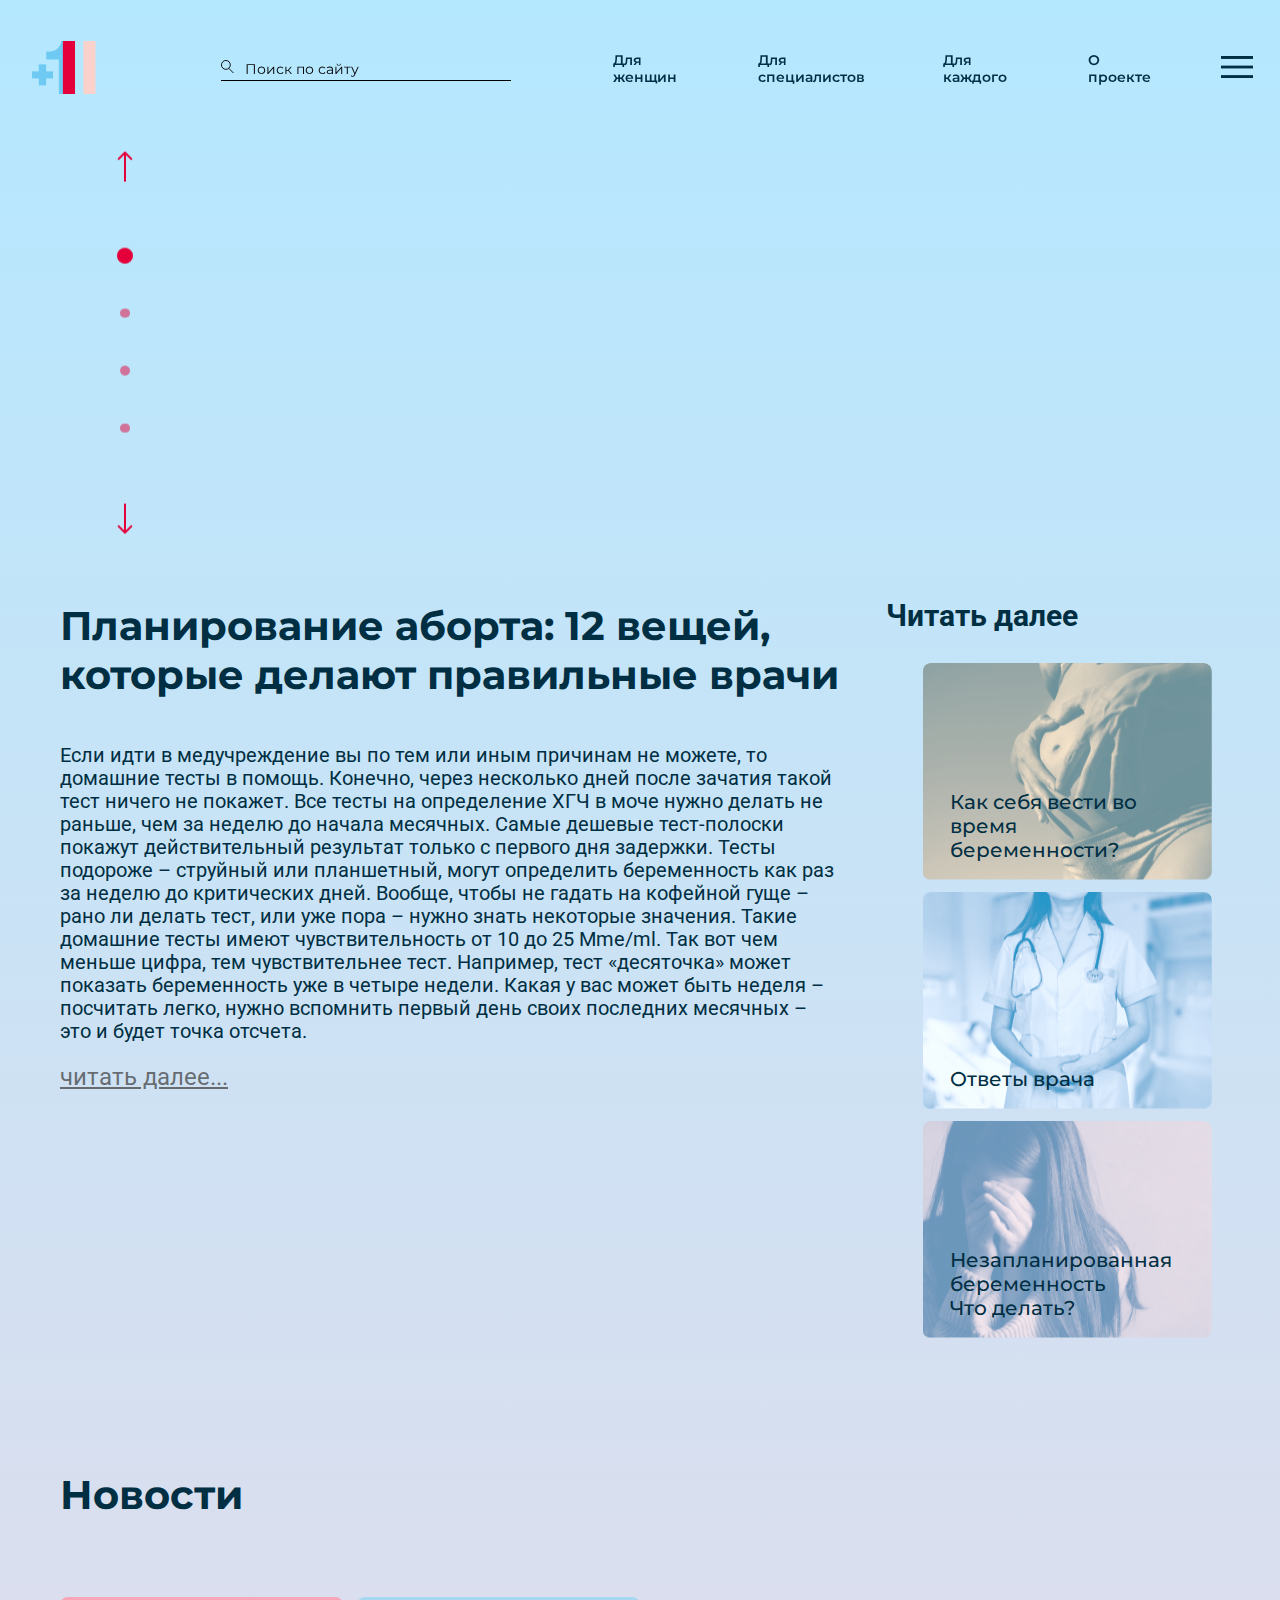
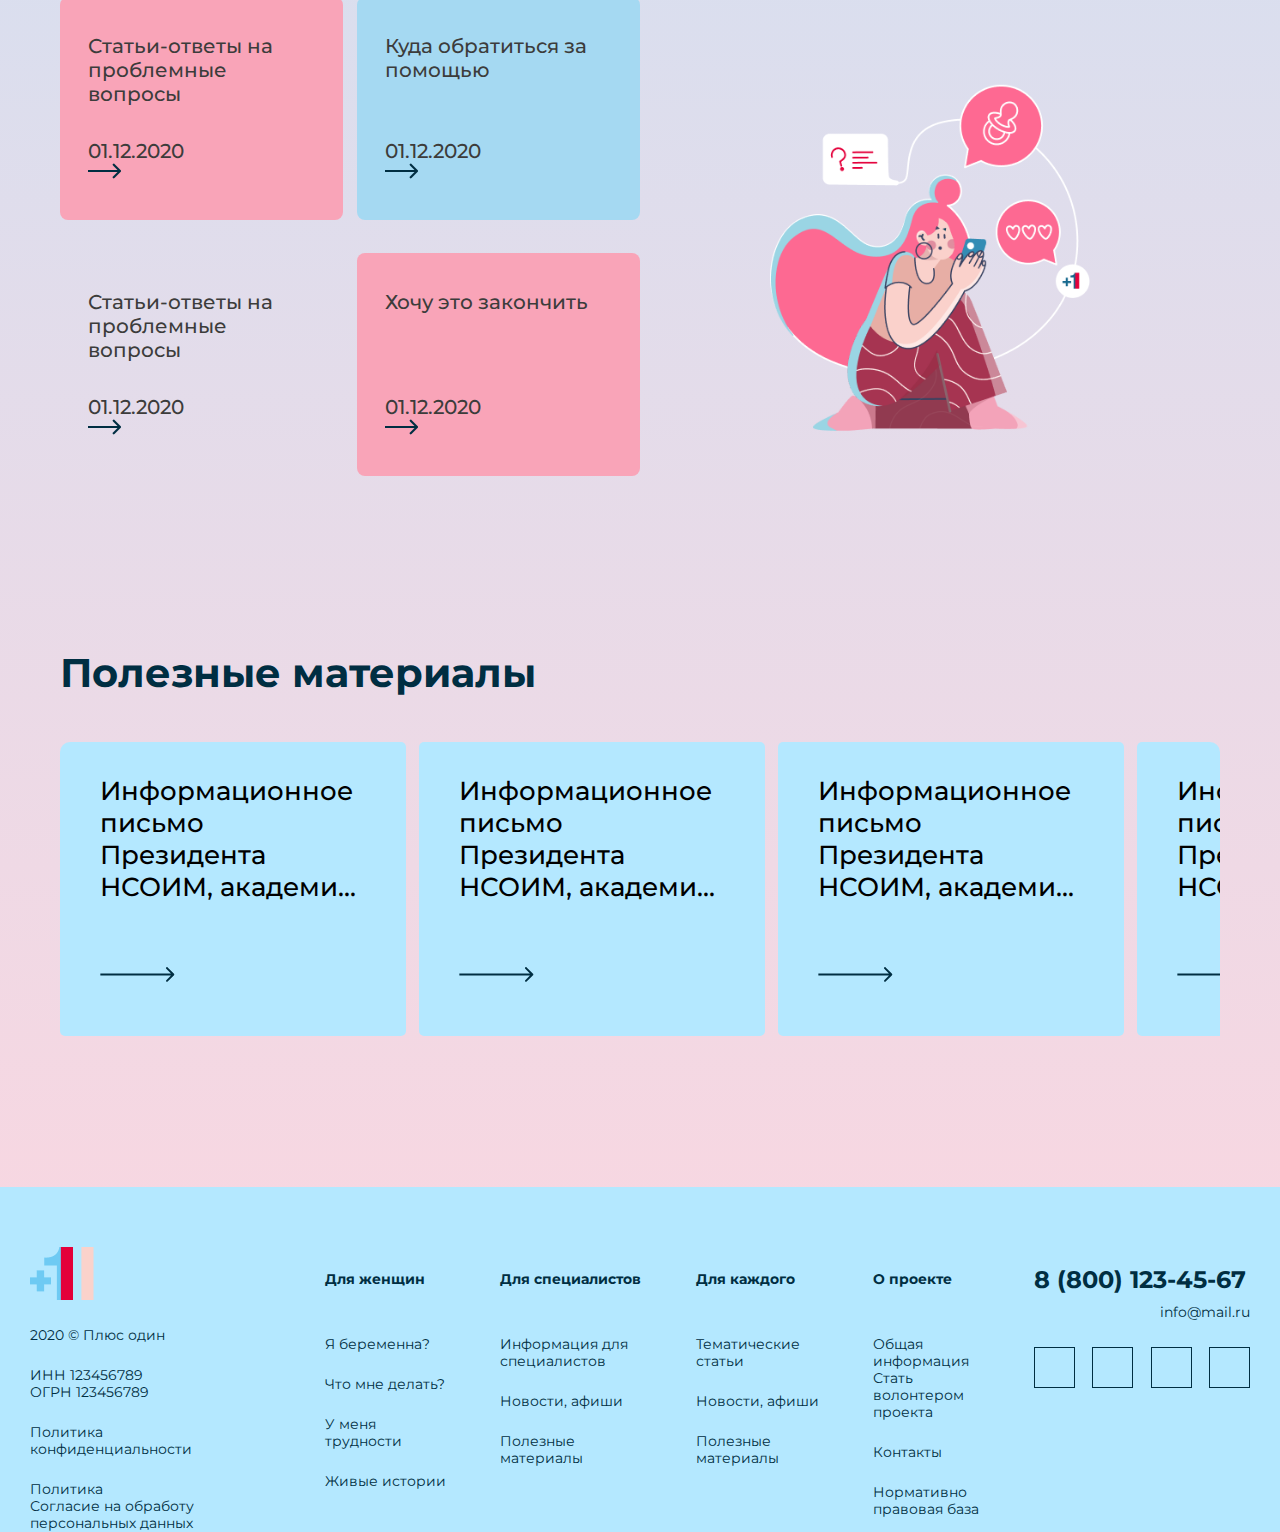
<file: profi.html>
<!DOCTYPE html>
<html lang="ru">
  <head>
    <meta charset="UTF-8">
    <!-- fonts -->
    <link rel="preconnect" href="https://fonts.gstatic.com" />
    <link href="https://fonts.googleapis.com/css2?family=Montserrat:ital,wght@0,300;0,400;0,500;0,600;0,700;1,300;1,400;1,500;1,600;1,700&display=swap" rel="stylesheet"/>
    <link rel="preconnect" href="https://fonts.gstatic.com" />
    <link href="https://fonts.googleapis.com/css2?family=Roboto:ital,wght@0,100;0,300;0,400;0,500;0,700;0,900;1,100;1,300;1,400;1,500;1,700;1,900&display=swap" rel="stylesheet"/>
    <!-- Useful meta tags -->
    <meta http-equiv="x-ua-compatible" content="ie=edge">
    <meta name="viewport" content="width=device-width, initial-scale=1, shrink-to-fit=no">
    <meta name="robots" content="index, follow">
    <meta name="google" content="notranslate">
    <meta name="format-detection" content="telephone=no">
    <meta name="description" content="">
    <!-- Подтверждение прав на сайт -->
    <meta name="yandex-verification" content="" />
    <meta name="google-site-verification" content="" />
    <!-- colors -->
    <meta name="msapplication-TileColor" content="#FFCDDA">
    <meta name="theme-color" content="#FFCDDA">
    <!-- style -->
    <!-- <link rel="stylesheet" href="./assets/css/pages/index.css"> -->

    <link rel="stylesheet" href="./assets/css/components/ComponentBaner.css">
    <link rel="stylesheet" href="./assets/css/pages/profi.css">
    <link rel="stylesheet" href="./assets/css/all.css">
    <link rel="stylesheet" href="./assets/css/header.css">
    <link rel="stylesheet" href="./assets/css/footer.css">
    
    <!-- Favicons -->
    <link rel="apple-touch-icon" sizes="180x180" href="./assets/icons/logo.svg">
    <link rel="icon" type="image/png" sizes="32x32" href="./assets/icons/logo.svg">
    <link rel="icon" type="image/png" sizes="16x16" href="./assets/icons/logo.svg">
    <link rel="mask-icon" href="./assets/icons/logo.svg" color="#3654E9">
    <title>Профи</title>
</head>

<body>
    <header>
        <div class="header">
            <div class="header__left">
                <div class="logo">
                    <img src="assets/images/mainPage/Logo.png" alt="" />
                </div>
                <div class="search">
                    <div class="search__icon">
                        <img src="assets/images/mainPage/searchIcon.svg" alt="" />
                    </div>
                    <input type="search" placeholder="Поиск по сайту" />
                </div>
            </div>

            <div class="header__right homeMenu _anim-items" id="rightHeader">
                <nav class="navLinks">
                    <a href="#" class="link">Для женщин</a>
                    <a href="#" class="link">Для специалистов</a>
                    <a href="#" class="link">Для каждого</a>
                    <a href="#" class="link">О проекте</a>
                </nav>
                <div class="sandwich">
                    <img src="assets/images/mainPage/Sandwich.png" alt="" />
                </div>
            </div>
        </div>
    </header>





<section>

    <section>
        <div class="component_Baner">

            <div class="slider" data-pos="0">
                <div class="slider__slides">
                    <div class="slider__slide"></div>
                    <div class="slider__slide"></div>
                    <div class="slider__slide"></div>
                    <div class="slider__slide"></div>
                </div>
                <div class="slider__dots">
                    <div class="BannerOpt"><img src="./assets/images/mainPage/actual/ArrowRED.svg" alt=""></div>
                    <span href="#" class="slider__indicator"></span>
                    <span href="#" class="slider__dot" data-pos="0"></span>
                    <span href="#" class="slider__dot" data-pos="1"></span>
                    <span href="#" class="slider__dot" data-pos="2"></span>
                    <span href="#" class="slider__dot" data-pos="3"></span>
                    <div class="BannerOpt"><img src="./assets/images/mainPage/actual/ArrowRED.svg" alt=""></div>
                </div>
            </div>

        </div>
    </section>



<section class="secText_0">
    <div class="itemSec_0">
        <h2 class="tittleTextS mt0_sd">Планирование аборта: 12 вещей, которые делают правильные врачи</h2>
        <h3 class="textH3_0">Если идти в медучреждение вы по тем или иным причинам не можете, то домашние тесты в помощь. Конечно, через несколько дней после зачатия такой тест ничего не покажет. Все тесты на определение ХГЧ в моче нужно делать не раньше, чем за неделю до начала месячных. Самые дешевые тест-полоски покажут действительный результат только с первого дня задержки. Тесты подороже – струйный или планшетный, могут определить беременность как раз за неделю до критических дней. Вообще, чтобы не гадать на кофейной гуще – рано ли делать тест, или уже пора – нужно знать некоторые значения. Такие домашние тесты имеют чувствительность от 10 до 25 Mme/ml. Так вот чем меньше цифра, тем чувствительнее тест. Например, тест «десяточка» может показать беременность уже в четыре недели. Какая у вас может быть неделя – посчитать легко, нужно вспомнить первый день своих последних месячных – это и будет точка отсчета.</h3>
    <div class="tobeCont">читать далее...</div>
    </div>
    <div class="itemSec_0">
        <p class="Text_S_0">Читать далее</p>
        <div class="scrollItem">

            <div class="scrollItem_Box">
                <p class="PtextImage">Как себя вести 
                    во время беременности?</p>
                <img src="./assets/images/mainPage/secondSlide/secondSlideFirst.png" alt="">
            </div>
            <div class="scrollItem_Box">
                <p class="PtextImage">Ответы врача</p>
                <img src="./assets/images/mainPage/secondSlide/secondSlideSecond.png" alt="">
            </div>
            <div class="scrollItem_Box">
                <p class="PtextImage">Незапланированная беременность
                    Что делать?</p>
                <img src="./assets/images/mainPage/secondSlide/secondSlideFourth.png" alt="">     
            </div>
            <div class="scrollItem_Box">
                <p class="PtextImage">Как себя вести 
                    во время беременности?</p>
                <img src="./assets/images/mainPage/secondSlide/secondSlideThird.png" alt="">
            </div>
            <div class="scrollItem_Box">
                <p class="PtextImage">Как себя вести 
                    во время беременности?</p>
                <img src="./assets/images/mainPage/secondSlide/secondSlideFirst.png" alt="">
            </div>
            <div class="scrollItem_Box">
                <p class="PtextImage">Как себя вести 
                    во время беременности?</p>
                <img src="./assets/images/mainPage/secondSlide/secondSlideFirst.png" alt="">
            </div>



        </div>

    </div>

</section>



<section>
    <h2 class="tittleTextS pt99px">Новости</h2>
    <div class="actualBlock__main">
        <div class="actualBlock__main__right">
            <div class="actualBlock__main__row ">
              <div class="actualBlock__main__questionBlock red_0_c" style="margin-right: 14px">
                <p>Статьи-ответы на проблемные вопросы</p>
                <div class="actualBlock__main__questionBlock__row">
                  <p>01.12.2020</p>
                  <img src="./assets/images/mainPage/actual/Arrow.png" alt="">
                </div>
              </div>
              <div class="actualBlock__main__questionBlock blue_0_b">
                <p>Куда обратиться за помощью</p>
                <div class="actualBlock__main__questionBlock__row">
                  <p>01.12.2020</p>
                  <img src="./assets/images/mainPage/actual/Arrow.png" alt="">
                </div>
              </div>
            </div>
            <div class="actualBlock__main__row">
              <div class="actualBlock__main__questionBlock" style="margin-right: 14px">
                <p>Статьи-ответы на проблемные вопросы</p>
                <div class="actualBlock__main__questionBlock__row">
                  <p>01.12.2020</p>
                  <img src="./assets/images/mainPage/actual/Arrow.png" alt="">
                </div>
              </div>
              <div class="actualBlock__main__questionBlock red_0_c">
                <p>Хочу это закончить</p>
                <div class="actualBlock__main__questionBlock__row">
                  <p>01.12.2020</p>
                  <img src="./assets/images/mainPage/actual/Arrow.png" alt="">
                </div>
              </div>
            </div>
          </div>
        <div class="actualBlock__main__left">
          <div class="actualBlock__main__image _anim-items _active">
            <img src="./assets/images/mainPage/actual/image.png" alt="">
          </div>
        </div>
      


      </div>
</section>






    <section>
        <h2 class="tittleTextS ">Полезные материалы</h2>





        <div class="actualBlock__sliders background__Ping">
            <div class="actualBlock__sliders__slide">
              <p>Информационное письмо Президента НСОИМ, академи...</p>
            </div>

            <div class="actualBlock__sliders__slide">
                <p>Информационное письмо Президента НСОИМ, академи...</p>
              </div>
              <div class="actualBlock__sliders__slide">
                <p>Информационное письмо Президента НСОИМ, академи...</p>
              </div>
              <div class="actualBlock__sliders__slide">
                <p>Информационное письмо Президента НСОИМ, академи...</p>
              </div>
              <div class="actualBlock__sliders__slide">
                <p>Информационное письмо Президента НСОИМ, академи...</p>
              </div>
              <div class="actualBlock__sliders__slide">
                <p>Информационное письмо Президента НСОИМ, академи...</p>
              </div>
              <div class="actualBlock__sliders__slide">
                <p>Информационное письмо Президента НСОИМ, академи...</p>
              </div>
              <div class="actualBlock__sliders__slide">
                <p>Информационное письмо Президента НСОИМ, академи...</p>
              </div>
              <div class="actualBlock__sliders__slide">
                <p>Информационное письмо Президента НСОИМ, академи...</p>
              </div>
              <div class="actualBlock__sliders__slide">
                <p>Информационное письмо Президента НСОИМ, академи...</p>
              </div>
              <div class="actualBlock__sliders__slide">
                <p>Информационное письмо Президента НСОИМ, академи...</p>
              </div>
              <div class="actualBlock__sliders__slide">
                <p>Информационное письмо Президента НСОИМ, академи...</p>
              </div>
              <div class="actualBlock__sliders__slide">
                <p>Информационное письмо Президента НСОИМ, академи...</p>
              </div>
              <div class="actualBlock__sliders__slide">
                <p>Информационное письмо Президента НСОИМ, академи...</p>
              </div>



          </div>

    </section>


</section>







    <div class="wrapperFooter">
        <footer id="footer">
            <div class="itemFooter">
                <div>
                    <img src="assets/images/mainPage/Logo.png" alt="">
                </div>
                <p class="WrapperTextFooter">
                    <a href="">2020 © Плюс один</a>
                </p>
                <p class="WrapperTextFooter">
                    <a href="">ИНН 123456789</a>
                    <a href="">ОГРН 123456789</a>
                </p>

                <p class="WrapperTextFooter">
                    <a href="">Политика <br /> конфиденциальности</a>
                </p>

                <p class="WrapperTextFooter">
                    <a href="">Политика <br />Согласие на обработу <br /> персональных данных</a>
                </p>
            </div>



            <div class="itemFooter">
                <div>
                    <p class="textTitleFooter">Для женщин</p>
                </div>

                <p class="WrapperTextFooter">
                    <a href="">Я беременна?</a>
                </p>
                <p class="WrapperTextFooter">
                    <a href="">Что мне делать?</a>
                </p>

                <p class="WrapperTextFooter">
                    <a href="">У меня<br /> трудности</a>
                </p>
                <p class="WrapperTextFooter">
                    <a href="">Живые истории</a>
                </p>
                </p>




            </div>


            <div class="itemFooter">
                <div>
                    <p class="textTitleFooter">Для специалистов</p>
                </div>

                <p class="WrapperTextFooter">
                    <a href="">Информация для <br /> специалистов</a>
                </p>

                <p class="WrapperTextFooter">
                    <a href="">Новости, афиши</a>
                </p>

                <p class="WrapperTextFooter">
                    <a href="">Полезные <br /> материалы</a>
                </p>
            </div>

            <div class="itemFooter">
                <div>
                    <p class="textTitleFooter">Для каждого</p>
                </div>

                <p class="WrapperTextFooter">
                    <a href="">Тематические <br /> статьи</a>
                </p>
                <p class="WrapperTextFooter">
                    <a href="">Новости, афиши</a>
                </p>

                <p class="WrapperTextFooter">
                    <a href="">Полезные <br /> материалы</a>
                </p>


            </div>
            <div class="itemFooter">
                <div>
                    <p class="textTitleFooter">О проекте</p>
                </div>

                <p class="WrapperTextFooter">
                    <a href="">Общая <br /> информация</a>
                    <a href="">Стать <br /> волонтером <br /> проекта</a>
                </p>
                <p class="WrapperTextFooter">
                    <a href="">Контакты</a>
                </p>

                <p class="WrapperTextFooter">
                    <a href="">Нормативно<br /> правовая база</a>
                </p>
            </div>

            <div class="itemFooter">
                <div class="fD_mP">

                    <a class="PhoneTitleFooter" href="tel:88001234567">8 (800) 123-45-67</a>
                    <a class="EmailComponentCSS" href="">info@mail.ru</a>
                </div>


                <div class="SEtiSEO">
                    <div class="SEtiSEO_0"></div>
                    <div class="SEtiSEO_0"></div>
                    <div class="SEtiSEO_0"></div>
                    <div class="SEtiSEO_0"></div>
                </div>


            </div>



        </footer>
    </div>
<script src="./assets/js/components/component_baner.js"></script>
</body>
</html>
</file>
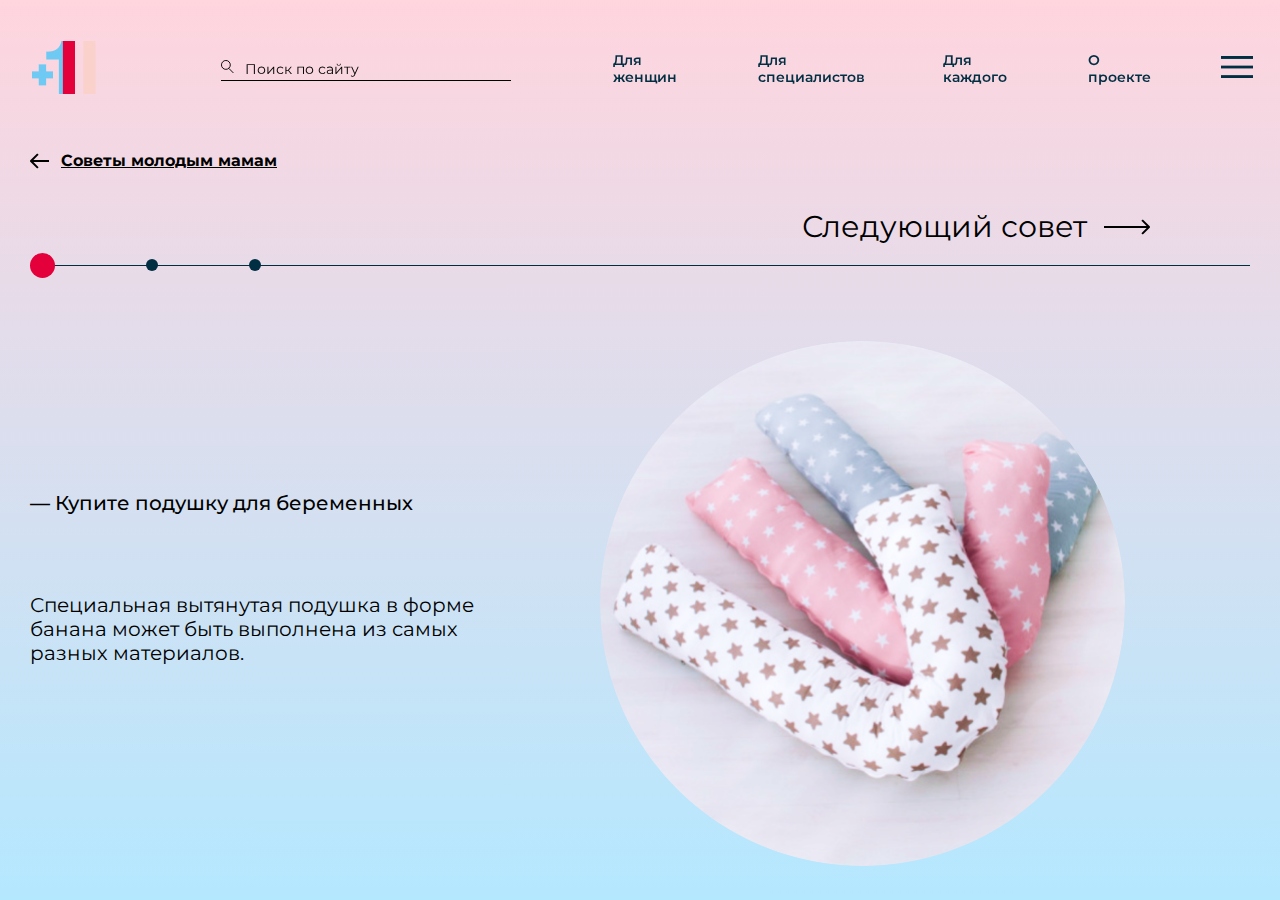
<file: story.html>
<!DOCTYPE html>
<html lang="en">

<head>
    <meta charset="UTF-8">
    <!-- fonts -->
    <link rel="preconnect" href="https://fonts.gstatic.com" />
    <link
        href="https://fonts.googleapis.com/css2?family=Montserrat:ital,wght@0,300;0,400;0,500;0,600;0,700;1,300;1,400;1,500;1,600;1,700&display=swap"
        rel="stylesheet" />
    <link rel="preconnect" href="https://fonts.gstatic.com" />
    <link
        href="https://fonts.googleapis.com/css2?family=Roboto:ital,wght@0,100;0,300;0,400;0,500;0,700;0,900;1,100;1,300;1,400;1,500;1,700;1,900&display=swap"
        rel="stylesheet" />
    <!-- Useful meta tags -->
    <meta http-equiv="x-ua-compatible" content="ie=edge">
    <meta name="viewport" content="width=device-width, initial-scale=1, shrink-to-fit=no">
    <meta name="robots" content="index, follow">
    <meta name="google" content="notranslate">
    <meta name="format-detection" content="telephone=no">
    <meta name="description" content="">
    <!-- Подтверждение прав на сайт -->
    <meta name="yandex-verification" content="" />
    <meta name="google-site-verification" content="" />
    <!-- colors -->
    <meta name="msapplication-TileColor" content="#FFCDDA">
    <meta name="theme-color" content="#FFCDDA">
    <!-- style -->
    <!-- <link rel="stylesheet" href="./assets/css/all.css"> -->
    <link rel="stylesheet" href="./assets/css/all.css">
    <link rel="stylesheet" href="./assets/css/pages/story.css">
    <!-- <link rel="stylesheet" href="./assets/css/components/ComponentContact.css"> -->
    <!-- <link rel="stylesheet" href="./assets/css/components/ComponentContact.css"> -->
    <link rel="stylesheet" href="./assets/css/components/ComponentScrollPeople.css">
    <link rel="stylesheet" href="./assets/css/header.css">
    <link rel="stylesheet" href="./assets/css/footer.css">

    <!-- Favicons -->
    <link rel="apple-touch-icon" sizes="180x180" href="./assets/icons/logo.svg">
    <link rel="icon" type="image/png" sizes="32x32" href="./assets/icons/logo.svg">
    <link rel="icon" type="image/png" sizes="16x16" href="./assets/icons/logo.svg">
    <link rel="mask-icon" href="./assets/icons/logo.svg" color="#3654E9">
    <title>Story</title>
</head>

<body>
    <header>
        <div class="header">
            <div class="header__left">
                <div class="logo">
                    <img src="assets/images/mainPage/Logo.png" alt="" />
                </div>
                <div class="search">
                    <div class="search__icon">
                        <img src="assets/images/mainPage/searchIcon.svg" alt="" />
                    </div>
                    <input type="search" placeholder="Поиск по сайту" />
                </div>
            </div>

            <div class="header__right homeMenu _anim-items" id="rightHeader">
                <nav class="navLinks">
                    <a href="#" class="link">Для женщин</a>
                    <a href="#" class="link">Для специалистов</a>
                    <a href="#" class="link">Для каждого</a>
                    <a href="#" class="link">О проекте</a>
                </nav>
                <div class="sandwich">
                    <img src="assets/images/mainPage/Sandwich.png" alt="" />
                </div>
            </div>
        </div>
    </header>



    <div class="wrapperSectionHistory__One  debPb__93">
        <section class="topContent">
            <a class="d_0_link" href="">Советы молодым мамам</a>

            <div class="lineCompoentScrool_0">
                <div class="itemsNavigation">
                    <div class="itemS_00 activity_i_0"></div>
                    <div class="itemS_00"></div>
                    <div class="itemS_00"></div>
                    
                </div>



                <p>Следующий совет</p>
            </div>




            <div class="flexForStory">

                <div class="com_0">
                    <div class="firstText">
                        — Купите подушку для беременных
                    </div>
                    <p class="bottomText">
                        Специальная вытянутая подушка в форме банана может быть выполнена из самых разных материалов.

                    </p>

                </div>

                <div class="com_0">
                    <div class="boxImage">
                        <img src="./assets/images/mainPage/story/im_0.png" alt="">
                    </div>
                </div>

            </div>



        </section>






    </div>


</body>

</html>
</file>
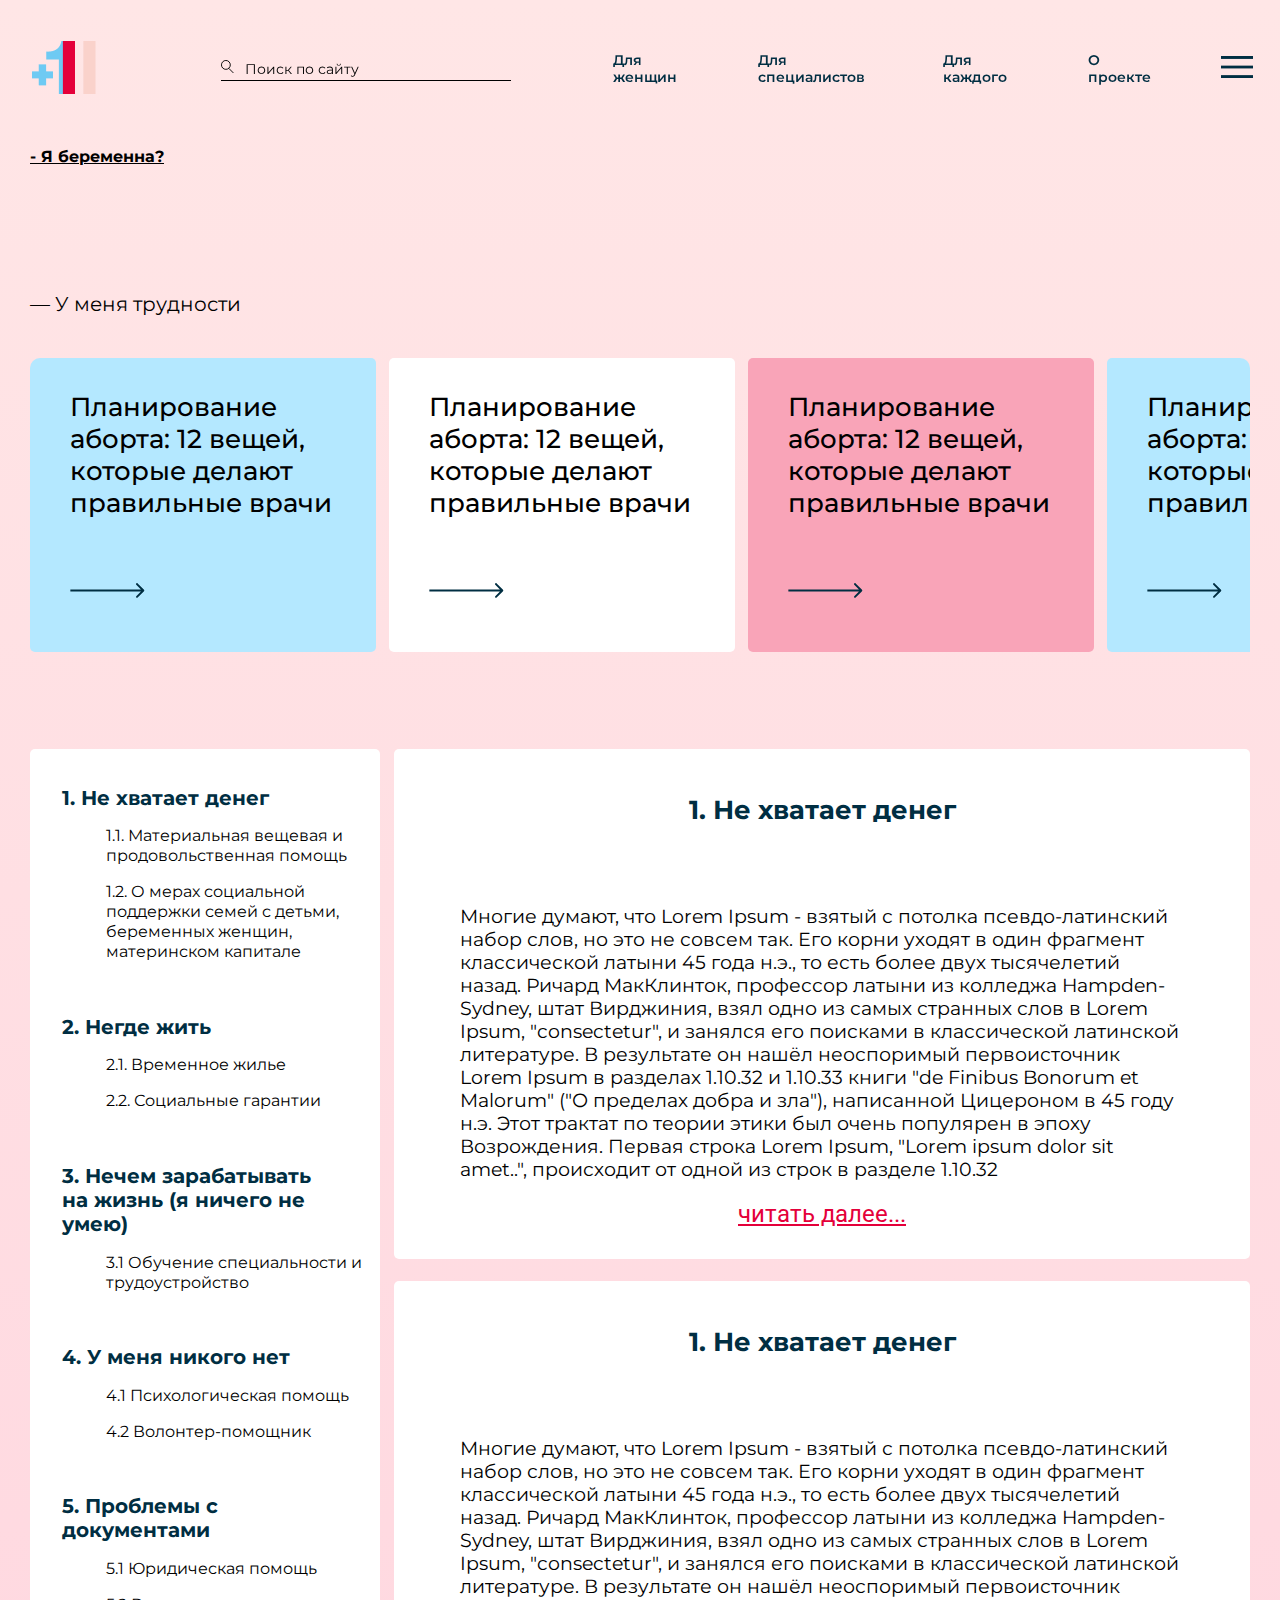
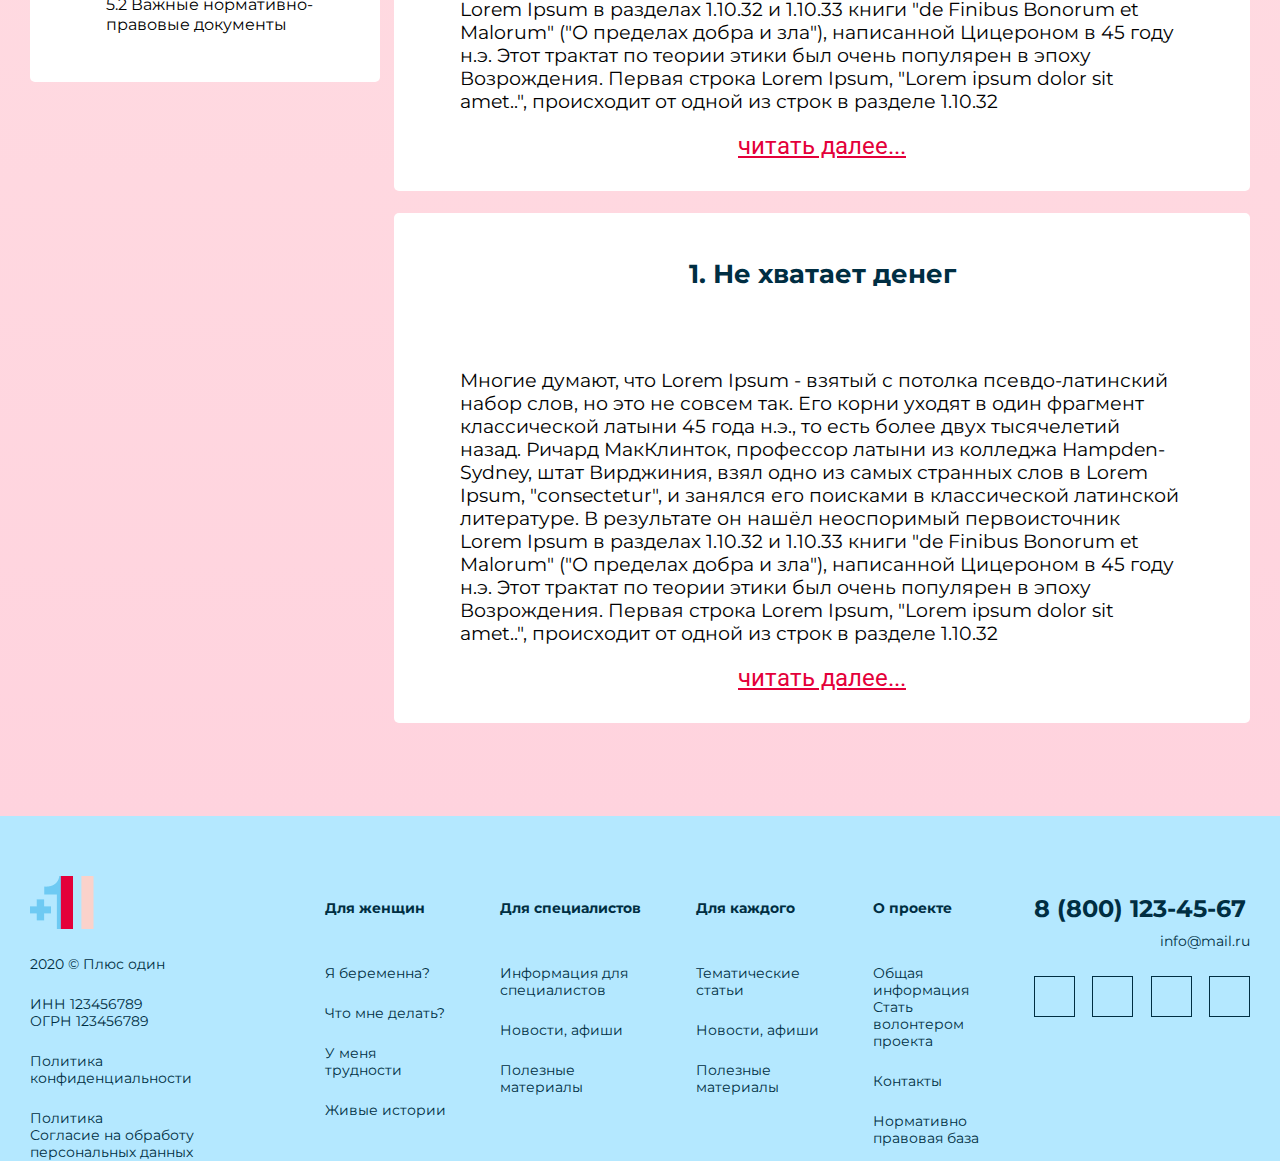
<file: trabls.html>
<!DOCTYPE html>
<html lang="en">

<head>
    <meta charset="UTF-8">
    <!-- fonts -->
    <link rel="preconnect" href="https://fonts.gstatic.com" />
    <link
        href="https://fonts.googleapis.com/css2?family=Montserrat:ital,wght@0,300;0,400;0,500;0,600;0,700;1,300;1,400;1,500;1,600;1,700&display=swap"
        rel="stylesheet" />
    <link rel="preconnect" href="https://fonts.gstatic.com" />
    <link
        href="https://fonts.googleapis.com/css2?family=Roboto:ital,wght@0,100;0,300;0,400;0,500;0,700;0,900;1,100;1,300;1,400;1,500;1,700;1,900&display=swap"
        rel="stylesheet" />
    <!-- Useful meta tags -->
    <meta http-equiv="x-ua-compatible" content="ie=edge">
    <meta name="viewport" content="width=device-width, initial-scale=1, shrink-to-fit=no">
    <meta name="robots" content="index, follow">
    <meta name="google" content="notranslate">
    <meta name="format-detection" content="telephone=no">
    <meta name="description" content="">
    <!-- Подтверждение прав на сайт -->
    <meta name="yandex-verification" content="" />
    <meta name="google-site-verification" content="" />
    <!-- colors -->
    <meta name="msapplication-TileColor" content="#FFCDDA">
    <meta name="theme-color" content="#FFCDDA">
    <!-- style -->
    <!-- <link rel="stylesheet" href="./assets/css/all.css"> -->
    <link rel="stylesheet" href="./assets/css/all.css">
    <link rel="stylesheet" href="./assets/css/pages/trabls.css">
    <!-- <link rel="stylesheet" href="./assets/css/components/ComponentContact.css"> -->
    <!-- <link rel="stylesheet" href="./assets/css/components/ComponentContact.css"> -->
    <link rel="stylesheet" href="./assets/css/components/ComponentScrollPeople.css">
    <link rel="stylesheet" href="./assets/css/header.css">
    <link rel="stylesheet" href="./assets/css/footer.css">

    <!-- Favicons -->
    <link rel="apple-touch-icon" sizes="180x180" href="./assets/icons/logo.svg">
    <link rel="icon" type="image/png" sizes="32x32" href="./assets/icons/logo.svg">
    <link rel="icon" type="image/png" sizes="16x16" href="./assets/icons/logo.svg">
    <link rel="mask-icon" href="./assets/icons/logo.svg" color="#3654E9">
    <title>Trabls</title>
</head>

<body>
    <header>
        <div class="header">
            <div class="header__left">
                <div class="logo">
                    <img src="assets/images/mainPage/Logo.png" alt="" />
                </div>
                <div class="search">
                    <div class="search__icon">
                        <img src="assets/images/mainPage/searchIcon.svg" alt="" />
                    </div>
                    <input type="search" placeholder="Поиск по сайту" />
                </div>
            </div>

            <div class="header__right homeMenu _anim-items" id="rightHeader">
                <nav class="navLinks">
                    <a href="#" class="link">Для женщин</a>
                    <a href="#" class="link">Для специалистов</a>
                    <a href="#" class="link">Для каждого</a>
                    <a href="#" class="link">О проекте</a>
                </nav>
                <div class="sandwich">
                    <img src="assets/images/mainPage/Sandwich.png" alt="" />
                </div>
            </div>
        </div>
    </header>

    <div class="wrapperSectionHistory__One  debPb__93">





        <section class="topContent">
            <a class="d_0_link" href="">- Я беременна?</a>
            <h1 class="descriptionTextS h1Help">— У меня трудности</h1>
            <div class="flexBaseSSECtion">
                <div class="actualBlock__sliders background__Ping">
                    <div class="actualBlock__sliders__slide">
                        <p>Планирование аборта: 12 вещей, которые делают правильные врачи</p>
                    </div>

                    <div class="actualBlock__sliders__slide">
                        <p>Планирование аборта: 12 вещей, которые делают правильные врачи</p>
                    </div>
                    <div class="actualBlock__sliders__slide">
                        <p>Планирование аборта: 12 вещей, которые делают правильные врачи</p>
                    </div>
                    <div class="actualBlock__sliders__slide">
                        <p>Планирование аборта: 12 вещей, которые делают правильные врачи</p>
                    </div>
                    <div class="actualBlock__sliders__slide">
                        <p>Планирование аборта: 12 вещей, которые делают правильные врачи</p>
                    </div>
                    <div class="actualBlock__sliders__slide">
                        <p>Планирование аборта: 12 вещей, которые делают правильные врачи</p>
                    </div>
                    <div class="actualBlock__sliders__slide">
                        <p>Планирование аборта: 12 вещей, которые делают правильные врачи</p>
                    </div>
                    <div class="actualBlock__sliders__slide">
                        <p>Планирование аборта: 12 вещей, которые делают правильные врачи</p>
                    </div>
                    <div class="actualBlock__sliders__slide">
                        <p>Планирование аборта: 12 вещей, которые делают правильные врачи</p>
                    </div>
                    <div class="actualBlock__sliders__slide">
                        <p>Планирование аборта: 12 вещей, которые делают правильные врачи</p>
                    </div>
                    <div class="actualBlock__sliders__slide">
                        <p>Планирование аборта: 12 вещей, которые делают правильные врачи</p>
                    </div>
                    <div class="actualBlock__sliders__slide">
                        <p>Планирование аборта: 12 вещей, которые делают правильные врачи</p>
                    </div>
                    <div class="actualBlock__sliders__slide">
                        <p>Планирование аборта: 12 вещей, которые делают правильные врачи</p>
                    </div>
                    <div class="actualBlock__sliders__slide">
                        <p>Планирование аборта: 12 вещей, которые делают правильные врачи</p>
                    </div>
                    <div class="actualBlock__sliders__slide">
                        <p>Планирование аборта: 12 вещей, которые делают правильные врачи</p>
                    </div>
                    <div class="actualBlock__sliders__slide">
                        <p>Планирование аборта: 12 вещей, которые делают правильные врачи</p>
                    </div>
                    <div class="actualBlock__sliders__slide">
                        <p>Планирование аборта: 12 вещей, которые делают правильные врачи</p>
                    </div>м



                </div>


            </div>



            <div class="wrapperRowTrabls">

                <div class="itemRowTrabl">
                    <div class="compponentTrabl_LEFT_text">
                        <h2>1. Не хватает денег</h2>
                        <h3>1.1. Материальная вещевая
                            и продовольственная помощь</h3>
                        <h3>1.2. О мерах социальной поддержки семей с детьми, беременных женщин, материнском капитале
                        </h3>
                    </div>


                    <div class="compponentTrabl_LEFT_text">
                        <h2>2. Негде жить</h2>
                        <h3>2.1. Временное жилье</h3>
                        <h3>2.2. Социальные гарантии</h3>
                    </div>

                    <div class="compponentTrabl_LEFT_text">
                        <h2>3. Нечем зарабатывать
                            на жизнь (я ничего
                            не умею)</h2>
                        <h3>3.1 Обучение специальности
                            и трудоустройство</h3>
                    </div>
                    <div class="compponentTrabl_LEFT_text">
                        <h2>4. У меня никого нет</h2>
                        <h3>4.1 Психологическая помощь</h3>
                        <h3>4.2 Волонтер-помощник</h3>
                    </div>


                    <div class="compponentTrabl_LEFT_text">
                        <h2>5. Проблемы
                            с документами</h2>
                        <h3>5.1 Юридическая помощь</h3>
                        <h3>5.2 Важные нормативно-правовые документы</h3>
                    </div>




                </div>
                <div class="itemRowTrabl">
                    <div class="compoentTrabl">

                        <h2>1. Не хватает денег</h2>

                        <h3>
                            Многие думают, что Lorem Ipsum - взятый с потолка псевдо-латинский набор слов, но это не
                            совсем так. Его корни уходят в один фрагмент классической латыни 45 года н.э., то есть более
                            двух тысячелетий назад. Ричард МакКлинток, профессор латыни из колледжа Hampden-Sydney, штат
                            Вирджиния, взял одно из самых странных слов в Lorem Ipsum, "consectetur", и занялся его
                            поисками в классической латинской литературе. В результате он нашёл неоспоримый
                            первоисточник Lorem Ipsum в разделах 1.10.32 и 1.10.33 книги "de Finibus Bonorum et Malorum"
                            ("О пределах добра и зла"), написанной Цицероном в 45 году н.э. Этот трактат по теории этики
                            был очень популярен в эпоху Возрождения. Первая строка Lorem Ipsum, "Lorem ipsum dolor sit
                            amet..", происходит от одной из строк в разделе 1.10.32

                        </h3>


                        <div class="buttonLinkOpen">
                            читать далее...
                        </div>

                    </div>
                    <div class="compoentTrabl">

                        <h2>1. Не хватает денег</h2>

                        <h3>
                            Многие думают, что Lorem Ipsum - взятый с потолка псевдо-латинский набор слов, но это не
                            совсем так. Его корни уходят в один фрагмент классической латыни 45 года н.э., то есть более
                            двух тысячелетий назад. Ричард МакКлинток, профессор латыни из колледжа Hampden-Sydney, штат
                            Вирджиния, взял одно из самых странных слов в Lorem Ipsum, "consectetur", и занялся его
                            поисками в классической латинской литературе. В результате он нашёл неоспоримый
                            первоисточник Lorem Ipsum в разделах 1.10.32 и 1.10.33 книги "de Finibus Bonorum et Malorum"
                            ("О пределах добра и зла"), написанной Цицероном в 45 году н.э. Этот трактат по теории этики
                            был очень популярен в эпоху Возрождения. Первая строка Lorem Ipsum, "Lorem ipsum dolor sit
                            amet..", происходит от одной из строк в разделе 1.10.32

                        </h3>


                        <div class="buttonLinkOpen">
                            читать далее...
                        </div>

                    </div>
                    <div class="compoentTrabl">

                        <h2>1. Не хватает денег</h2>

                        <h3>
                            Многие думают, что Lorem Ipsum - взятый с потолка псевдо-латинский набор слов, но это не
                            совсем так. Его корни уходят в один фрагмент классической латыни 45 года н.э., то есть более
                            двух тысячелетий назад. Ричард МакКлинток, профессор латыни из колледжа Hampden-Sydney, штат
                            Вирджиния, взял одно из самых странных слов в Lorem Ipsum, "consectetur", и занялся его
                            поисками в классической латинской литературе. В результате он нашёл неоспоримый
                            первоисточник Lorem Ipsum в разделах 1.10.32 и 1.10.33 книги "de Finibus Bonorum et Malorum"
                            ("О пределах добра и зла"), написанной Цицероном в 45 году н.э. Этот трактат по теории этики
                            был очень популярен в эпоху Возрождения. Первая строка Lorem Ipsum, "Lorem ipsum dolor sit
                            amet..", происходит от одной из строк в разделе 1.10.32

                        </h3>


                        <div class="buttonLinkOpen">
                            читать далее...
                        </div>

                    </div>
                </div>

            </div>
        </section>





    </div>


    <div class="wrapperFooter">
        <footer id="footer">
            <div class="itemFooter">
                <div>
                    <img src="assets/images/mainPage/Logo.png" alt="">
                </div>
                <p class="WrapperTextFooter">
                    <a href="">2020 © Плюс один</a>
                </p>
                <p class="WrapperTextFooter">
                    <a href="">ИНН 123456789</a>
                    <a href="">ОГРН 123456789</a>
                </p>

                <p class="WrapperTextFooter">
                    <a href="">Политика <br /> конфиденциальности</a>
                </p>

                <p class="WrapperTextFooter">
                    <a href="">Политика <br />Согласие на обработу <br /> персональных данных</a>
                </p>
            </div>



            <div class="itemFooter">
                <div>
                    <p class="textTitleFooter">Для женщин</p>
                </div>

                <p class="WrapperTextFooter">
                    <a href="">Я беременна?</a>
                </p>
                <p class="WrapperTextFooter">
                    <a href="">Что мне делать?</a>
                </p>

                <p class="WrapperTextFooter">
                    <a href="">У меня<br /> трудности</a>
                </p>
                <p class="WrapperTextFooter">
                    <a href="">Живые истории</a>
                </p>
                </p>




            </div>


            <div class="itemFooter">
                <div>
                    <p class="textTitleFooter">Для специалистов</p>
                </div>

                <p class="WrapperTextFooter">
                    <a href="">Информация для <br /> специалистов</a>
                </p>

                <p class="WrapperTextFooter">
                    <a href="">Новости, афиши</a>
                </p>

                <p class="WrapperTextFooter">
                    <a href="">Полезные <br /> материалы</a>
                </p>
            </div>

            <div class="itemFooter">
                <div>
                    <p class="textTitleFooter">Для каждого</p>
                </div>

                <p class="WrapperTextFooter">
                    <a href="">Тематические <br /> статьи</a>
                </p>
                <p class="WrapperTextFooter">
                    <a href="">Новости, афиши</a>
                </p>

                <p class="WrapperTextFooter">
                    <a href="">Полезные <br /> материалы</a>
                </p>


            </div>
            <div class="itemFooter">
                <div>
                    <p class="textTitleFooter">О проекте</p>
                </div>

                <p class="WrapperTextFooter">
                    <a href="">Общая <br /> информация</a>
                    <a href="">Стать <br /> волонтером <br /> проекта</a>
                </p>
                <p class="WrapperTextFooter">
                    <a href="">Контакты</a>
                </p>

                <p class="WrapperTextFooter">
                    <a href="">Нормативно<br /> правовая база</a>
                </p>
            </div>

            <div class="itemFooter">
                <div class="fD_mP">

                    <a class="PhoneTitleFooter" href="tel:88001234567">8 (800) 123-45-67</a>
                    <a class="EmailComponentCSS" href="">info@mail.ru</a>
                </div>


                <div class="SEtiSEO">
                    <div class="SEtiSEO_0"></div>
                    <div class="SEtiSEO_0"></div>
                    <div class="SEtiSEO_0"></div>
                    <div class="SEtiSEO_0"></div>
                </div>


            </div>



        </footer>
    </div>
</body>

</html>
</file>
<file: assets/css/pages/index.css>
a {
    text-decoration: none;
}
*{
    font-family: 'Montserrat', sans-serif;
}
body {
    margin: 0;
    padding: 0;
    overflow: hidden;
}
.container {
    max-width: 1418px;
    min-width: 768px;
    height: 100vh;
    /*height: 100%;*/
    margin: 0 auto;
    padding:  0 121px;

}

.homePage {
    min-height: 640px;
    width: 100%;
    height: 100vh;
    background: linear-gradient(180deg, #9CD8F3 0%, #FFE9E7 100%);
    position: relative;

}





.homePageSlide {
    background: linear-gradient(180deg, #9CD8F3 0%, #FFE9E7 100%);
    width: 100%;
}

.homePage__content {
    height: 100%;
}
.homePage__content__header {
    display: flex;
    justify-content: space-between;
    width: 100%;
    height: 138px;
    align-items: center;
}
.homePage__content__header__left {
    width: 53%;
}
.homePage__content__header__right {
    width: 47%;
}
.homePage__content__header__right__text {
    max-width: 310px;
    opacity: 0;
    transform: translate(0, 0);
    transition: all 0.8s ease 0.5s;
    /*transition-delay: 0.5s;*/
}
.homePage__content__header__right__text._active {
    opacity: 1;
}
.homePage__content__header__right__text p {
    font-style: normal;
    /*font-weight: normal;*/
    font-weight: 400;
    font-size: 22px;
    line-height: 30px;
    /* or 150% */


    color: #002E42;
}


.homePage__content__main {
    /*margin-top: 67px;*/

    width: 100%;
    height: 80%;
    display: flex;
    justify-content: center;
    align-items: center;
}
.homePage__content__main__image {
    max-width: 39%;
    transform: translate(0, 15%);
    opacity: 0;
    transition: all 0.8s ease 0.4s;
}
.homePage__content__main__image._active {
    transform: translate(0px, 0px);
    opacity: 1;
}
.homePage__content__main__image img {
    width: 100%;
}
.homePage__content__main__list {
    display: flex;
    flex-direction: column;
    margin-left: 36px;
}
.homePage__content__main__line {
    display: flex;
    max-width: 595px;
}
.homePage__content__main__line__text {
    font-style: normal;
    font-weight: 600;
    font-size: 36px;
    line-height: 50px;
    /* or 139% */


    color: #002E42;
}
.homePage__content__main__line__text a {
    font-style: normal;
    font-weight: 600;
    font-size: 36px;
    line-height: 50px;
    /* or 139% */
    /*padding-bottom: -5px;*/
    color: #002E42;
    border-bottom: 1px solid #002E42;
    /*text-decoration: underline ;*/
}
.homePage__content__main__line__plus {
    max-width: 20px;
    margin-right: 21px;
    margin-top: 15px;
}


/*1st slide*/

.firstSlide {
    background: linear-gradient(180deg, #FFE9E7 0%, #FFCDDA 100%);
    width: 100%;
}
.pregnantSection {
    height: 100%;
    display: flex;
    align-items: center;
}
.pregnantSection__main {
    display: flex;
    justify-content: center;
    width: 100%;
}
.pregnantSection__main__left {
    width: 50%;
    display: flex;
    flex-direction: column;
    justify-content: flex-start;
}
.pregnantSection__main__left p {
    font-style: normal;
    font-weight: 500;
    font-size: 20px;
    line-height: 24px;
    display: flex;
    align-items: center;
    color: #002E42;
}
.pregnantSection__main__left__image {
    margin-top: 57px;
    margin-left: 45px;
    transform: translate(0, 15%);
    opacity: 0;
    transition: all 0.8s ease 0.4s;
}
.pregnantSection__main__left__image._active {
    transform: translate(0px, 0px);
    opacity: 1;
}
.pregnantSection__main__left__image img {
    flex: 1 27%;
}


.pregnantSection__main__right {
    width: 50%;
    display: grid;
    grid-template-columns: repeat(2, 1fr);
    max-height: 463px;
    /*display: flex;*/
    /*flex-direction: column;*/
    /*flex-wrap: wrap;*/
}


.blueBackGround {
    /* background: #B4E8FF; */
    background-size: cover;
}
.whiteBackGround {
    background: #FFFDFD;
}
.greyBackGround {
    background: #E3E4EB;
}
.pinkBackground {
    background: #F9A4B8;
}
.pregnantSection__main__questionBlock {
    border-radius: 8px;
    padding: 37px 28px;

    display: flex;
    flex-direction: column;
    justify-content: space-between;
    max-height: 143px;
    height: 100%;
    margin-right: 14px;
    margin-top:  33px;
}
.pregnantSection__main__questionBlock img {
    max-width: 72px;
}
.pregnantSection__main__questionBlock p {
    font-style: normal;
    font-weight: 500;
    font-size: 20px;
    line-height: 24px;
    margin-bottom: 0;
    margin-top: 0;
    color: #3C3C3B;

}
.pregnantSection__main__questionBlock:hover {
    box-shadow: 8px 12px 20px rgba(19, 56, 112, 0.22);
}

/*2nd slide*/

.secondSlide {
    background: #FFCDDA;
    width: 100%;
}

.firstBackground {
    background-size: cover;
    /* background-image: url("../../images/mainPage/secondSlide/secondSlideFirst.png"); */
}
.secondBackground {
    background-size: cover;
    /* background-image: url("../../images/mainPage/secondSlide/secondSlideSecond.png"); */
}
.thirdBackground {
    background-size: cover;
    /* background-image: url("../../images/mainPage/secondSlide/secondSlideThird.png"); */
}
.fourthBackground {
    background-size: cover;
    /* background-image: url("../../images/mainPage/secondSlide/secondSlideFourth.png"); */
}
.secondSlide__main__questionBlock p {
    font-style: normal;
    font-weight: 500;
    font-size: 20px;
    line-height: 24px;
    margin-bottom: 0;
    margin-top: 0;
    color: #3C3C3B;
}
.secondSlide__main__questionBlock {
    border-radius: 8px;
    padding: 37px 28px;
    display: flex;
    flex-direction: column;
    justify-content: flex-end;
    max-height: 143px;
    height: 100%;
    margin-right: 14px;
    margin-top:  33px;
}
.secondSlide__main__questionBlock:hover {
    box-shadow: 8px 12px 20px rgba(19, 56, 112, 0.22);
}


/*3rd slide*/
.thirdSlide {
    background: linear-gradient(180deg, #FFCDDA 20.83%, #9ED9F3 100%);
    width: 100%;
}

/*slider slide*/
.sliderBack {
    background: linear-gradient(180deg, #9ED9F3 0%, #FFCDDA 78.65%);
    width: 100%;
}
.sliderBlock {
    height: 100%;
    display: flex;
    flex-direction: column;
    justify-content: center;
}
.sliderBlock__title {
    font-style: normal;
    font-weight: bold;
    font-size: 40px;
    line-height: 49px;
    /*display: flex;*/
    /*align-items: center;*/

    color: #002E42;

    margin-bottom: 107px;
}

.sliderBlock__slider {
    /*height: 46vh;*/
    display: flex;
    /*flex: 1 24%;*/
    overflow-x: auto;
    padding-bottom: 44px;
}
.sliderBlock__slider__slide {
    /*height: 100%;*/
    height: 420px;
    min-width: 346px;
    /*width: 100%;*/
    margin-right: 12px;
    background: #FFFFFF;
    border-radius: 5px;
    /*flex: 1 40%;*/
    /*padding: 35px 46px;*/
    display: flex;
    flex-direction: column;
    justify-content: space-between;
}
.sliderBlock__slider__slide__name {
    font-style: normal;
    font-weight: bold;
    font-size: 32px;
    line-height: 39px;
    /*display: flex;*/
    /*align-items: center;*/
    margin-left: 40px;

    color: #E4003A;
}
.sliderBlock__slider__slide__age {
    font-style: normal;
    font-weight: normal;
    font-size: 22px;
    line-height: 27px;
    /*display: flex;*/
    /*align-items: center;*/
    margin-left: 40px;
    color: rgba(0, 0, 0, 0.7);
}
.sliderBlock__slider__slide__city {
    font-style: normal;
    font-weight: normal;
    font-size: 22px;
    line-height: 27px;
    /*display: flex;*/
    /*align-items: center;*/
    margin-left: 40px;

    color: #002E42;
}
.sliderBlock__slider__slide__text {
    font-style: normal;
    font-weight: normal;
    font-size: 18px;
    line-height: 22px;
    margin-bottom: 36px;
    margin-left: 40px;

    color: #002E42;
}
.backGroundImage1 {
    background-size: cover;
    /*background-image: url("../../images/mainPage/slider/1.png");*/
}
.backGroundImage2 {
    background-size: cover;
    /*background-image: url("../../images/mainPage/slider/2.png");*/
}
.backGroundImage3 {
    background-size: cover;
    /*background-image: url("../../images/mainPage/slider/3.png");*/
}
.backGroundImage4 {
    background-size: cover;
    /*background-image: url("../../images/mainPage/slider/4.png");*/
}
.sliderBlock__slider__slide__image {
    margin-top: 35px;
    margin-left: 40px;
    width: 133px;
    height: 133px;
    border-radius: 50%;
}
.sliderBlock__slider__slide:hover {
    filter: drop-shadow(6px 6px 14px rgba(152, 39, 67, 0.2));
}

#style-2::-webkit-scrollbar-track
{
    background: rgba(228, 0, 58, 0.5);
    border: 5px solid transparent;
    background-clip: content-box;
}

#style-2::-webkit-scrollbar
{
    width: 12px;
    /*background-color: #F5F5F5;*/
}

#style-2::-webkit-scrollbar-thumb
{
    /*height: 6px;*/
    border: 3px solid transparent;
    background: #E4003A;
    /*border-radius: 9px;*/
    background-clip: content-box;
    /*border: 1px solid #E4003A;*/
}

/*actual*/

.actualBlock {
    background: rgba(255, 90, 135, 0.8611);
    width: 100%;
}

.actualBlock__wrapper {
    display: flex;
    flex-direction: column;
    justify-content: center;
    height: 100%;
}
.actualBlock__title {
    /* margin-top: 138px; */
    font-style: normal;
    font-weight: bold;
    font-size: 40px;
    line-height: 49px;
    display: flex;
    align-items: center;

    color: #FFFFFF
}
.actualBlock__main {
    display: flex;
    justify-content: center;
}
.actualBlock__main__left {
    width: 50%;
}
.actualBlock__main__image {
    width: 25vw;
    max-width: 400px;
    height: 100%;
    display: flex;
    align-items: center;
    transform: translate(0, 15%);
    opacity: 0;
    transition: all 0.8s ease 0.4s;
}
.actualBlock__main__image._active {
    transform: translate(0, 0);
    opacity: 1;
}
.actualBlock__main__image img {
    width: 100%;
}
.actualBlock__main__right {
    width: 50%;
    display: grid;
    grid-template-columns: repeat(2, 1fr);
    max-height: 463px;
}
.actualBlock__main__row {
    width: 100%;
    display: flex;
    justify-content: space-between;
}

.actualBlock__main__questionBlock p {
    font-style: normal;
    font-weight: 500;
    font-size: 20px;
    line-height: 24px;
    margin-bottom: 0;
    margin-top: 0;
    color: #3C3C3B;
}
.actualBlock__main__questionBlock {
    /*width: 40%;*/
    border-radius: 8px;
    padding: 37px 28px;
    display: flex;
    flex-direction: column;
    justify-content: space-between;
    height: 143px;
    /*margin-top:  33px;*/
    background: #FFFFFF;
    cursor: pointer;
    margin-right: 14px;
    margin-top:  33px;
}
.actualBlock__main__questionBlock__row p  {
    font-family: Roboto;
    font-style: normal;
    font-weight: normal;
    font-size: 15px;
    line-height: 18px;

    color: #002E42;
}
.actualBlock__main__questionBlock__row {
    display: flex;
    justify-content: space-between;
}
.actualBlock__main__questionBlock__row__image {
    width: 32px;
}
.actualBlock__main__questionBlock__row__image img {
    width: 100%;
}
.actualBlock__main__questionBlock:hover {
    box-shadow: 8px 12px 20px rgba(19, 56, 112, 0.22);
}


.actualBlock__sliders {
    display: flex;
    overflow-x: scroll;
    padding-bottom: 27px;
    position: relative;
    width: 100%;
    border-radius: 10px;

}
.flexBaseS{
    display: flex;
    overflow-x: scroll;
    padding-bottom: 27px;
    position: relative;
}



.actualBlock__sliders__slide p  {
    margin: 0 40px;
    font-family: Montserrat;
    font-style: normal;
    font-weight: 500;
    font-size: 26px;
    line-height: 32px;
    display: flex;
    align-items: center;
    color: #000000;
}
.actualBlock__sliders__slide {
    /*height: 21vh;*/
    height: 194px;
    width: 24vw;
    max-width: 384px;
    min-width: 346px;
    margin-right: 13px;
    background: #B4E8FF;
    border-radius: 5px;
    display: flex;
    align-items: center;
}

.actualBlock__sliders::-webkit-scrollbar {
    width: 12px;
}
.actualBlock__sliders::-webkit-scrollbar-button {
    width: 2px;
    height: 2px;
    cursor: pointer;
}
.actualBlock__sliders::-webkit-scrollbar-thumb {
    /*height: 6px;*/
    border: 3px solid transparent;
    background: #002E42;
    /*border-radius: 9px;*/
    background-clip: content-box;
    /*border: 1px solid #E4003A;*/
}


.actualBlock__sliders::-webkit-scrollbar-track {
    background: rgba(0, 46, 66, 0.5);
    border: 7px solid transparent;
    background-clip: content-box;
}

.advice {
    font-style: normal;
    font-weight: 500;
    font-size: 20px;
    line-height: 24px;
    display: flex;
    align-items: center;

    color: #FFFFFF;
}

.actual__second {
background: rgba(255, 90, 135, 0.8611);
    padding-top: 125px;
}
.container__new {
    max-width: 1418px;
    min-width: 768px;
    /*height: 100vh;*/
    /*height: 100%;*/
    margin: 0 auto;
    padding:  0 121px;
}

.last__section {
    min-height: 100vh;
}
</file>
<file: assets/css/header.css>
.header a {
    text-decoration: none;
}
*{
    font-family: 'Montserrat', sans-serif;
}
.header {
    /*position: fixed;*/
    z-index: 100;
    display: flex;
    justify-content: space-between;
    width: 100%;
    overflow: visible;
}
.header__left {
    /*background-color: white;*/
    z-index: 1000;
    display: flex;
    justify-content: flex-start;
    align-items: center;
    margin-left: 32px;
    height: 138px;

    width: 50%;
    position: fixed;
    /*top: 0;*/
}

.logo {
    max-width: 64px;
}
.logo img {
    width: 100%;
    height: auto;
}


.search {
    width: 290px;
    height: 22px;
    margin-left: 125px;
    border-bottom: 1px solid #000000;
    display: flex;
    align-items: center;
}
.search__icon {
    max-width: 13px;
    margin-right: 9px;
}
.search__icon img {
    width: 100%;
}
.search input {
    width: 268px;
    border: none;
    background: none;
    outline: none;
}
.search input::placeholder {
    font-style: normal;
    font-weight: normal;
    font-size: 14px;
    line-height: 17px;

    color: #000000;
}


.header__right {
    z-index: 1000;
    display: flex;
    justify-content: flex-end;
    align-items: center;
    height: 138px;
    margin-right:  27px;
    width: 50%;
    position: fixed;
    right: 0;
    top: 0;
    /*position: absolute;*/
    /*right: 0;*/
}
.homeMenu {
    position: fixed;
    /*right: 0;*/
    /*bottom: 0;*/
    /*top: auto;*/
    /*opacity: 1;*/
    /*transform: translate(0, 90vh);*/
    transition: all 0.8s ease 0.4s;
}
.homeMenu._active {
    /*right: 0;*/
    /*bottom: 0;*/
    /*top: auto;*/
    transform: translate(0, 90vh);
}

.navLinks {
    margin-right: 5px;
    display: flex;

}
.link {
    display: inline-block;
    font-style: normal;
    font-weight: 600;
    font-size: 14px;
    line-height: 17px;
    /*line-height: 1px;*/
    /*display: flex;*/
    /*align-items: center;*/
    /*text-align: center;*/
    position: relative;
    color: #002E42;
    margin-right: 54px;
    /*padding-bottom: 30px;*/
}

.link:after {
    display: block;
    position: absolute;
    /*bottom: 0;*/
    margin-top: 10px;
    right: 0; /*изменить на right:0;, чтобы изменить направление подчёркивания */
    /*width: 0;!*задаём длинну линии до наведения курсора*!*/
    height: 5px; /*задаём ширину линии*/
    /*background: #E4003A;*/
    background-image: url(../images/header/line.svg);
    background-size: cover;
    opacity: 0;
    width: 100%;
    content: "";
    /*transform: translate(200%, 0);*/
    transition: opacity 0.5s ease-out; /*задаём время анимации*/
}

.link:hover:after,
.link:focus:after {
    /*width: 100%; !*устанавливаем значение 100% чтобы ссылка подчёркивалась полностью*!*/
    /*transform: translate(0, 0);*/
    opacity: 1;
}
.sandwich {
    max-width: 33px;
}
.sandwich img {
    width: 100%;
    cursor: pointer;
}
</file>
<file: assets/css/footer.css>
#footer{
    max-width: 1600px;
    margin: auto;
    padding-top: 65px;
    display: flex;
    justify-content: space-between;
    align-items: start;
    padding-bottom: 100px;
}
.wrapperFooter{
    background: #B4E8FF;
}

.itemFooter:nth-child(1){
width: 240px;
}

.itemFooter:last-child{
    width: 216px;
    }


.PhoneTitleFooter{
    font-family: Montserrat;
font-style: normal;
font-weight: bold;
font-size: 24px;
line-height: 29px;
display: flex;
align-items: center;
text-align: right;
text-decoration: none;
color: #002E42;
}

.fD_mP{
    margin-top: 18px;
}
.EmailComponentCSS{
    font-family: Montserrat;
    font-style: normal;
    font-weight: normal;
    font-size: 14px;
    line-height: 17px;
    align-items: center;
    text-decoration: none;
    color: #002E42;
    display: block;
    text-align: right;
    padding-top: 10px;
}
.WrapperTextFooter a{
    font-family: Montserrat;
    font-style: normal;
    font-weight: normal;
    font-size: 14px;
    line-height: 17px;
    display: flex;
    align-items: center;
    color: #002E42;
    text-decoration: none;
}
p.WrapperTextFooter a:hover {
    text-decoration: underline;
}



.WrapperTextFooter{
    padding-top: 23px;
    margin: 0;
}

.textTitleFooter{
    font-family: Montserrat;
    font-style: normal;
    font-weight: bold;
    font-size: 14px;
    display: flex;
    align-items: center;
    color: #002E42;
    line-height: 2.7;
}


.SEtiSEO{
    display: flex;
    justify-content: space-between;
    align-items: center;
    margin-top: 26px;
}

.SEtiSEO .SEtiSEO_0{
width: 39px;
height: 39px;
border: 1px solid #002E42;
}
</file>
<file: assets/css/all.css>
*{
    font-family: 'Montserrat', sans-serif;
  }
  
  body {
    margin: 0;
    padding: 0;
}
.wrapperFooter{
  padding-top: 60px !important;
}

.background__Ping .actualBlock__sliders__slide{
  background: #FDD5DF;
}
section{
  max-width: 1600px;
  margin: auto;
}
.buttonRequest_S:hover{
  transition: 0.2s;
}
.buttonRequest_S:hover{
  opacity: 0.6;
  cursor: pointer;
}
  .tittleTextS{
    font-family: Montserrat;
    font-style: normal;
    font-weight: bold;
    font-size: 40px;
    line-height: 49px;
    display: flex;
    align-items: center;
    color: #002E42;
    text-decoration: none;
    padding-top: 139px;
    margin-bottom: 45px;
  }
  .descriptionTextS{
  font-family: Montserrat;
  font-style: normal;
  font-weight: normal;
  font-size: 20px;
  line-height: 24px;
  color: #000;
  margin: 0;
  padding: 0;
  }
  .helpersTextS{
  font-family: Montserrat;
  font-style: normal;
  font-weight: normal;
  font-size: 30px;
  line-height: 37px;
  color: #002E42;
  margin: 0;
  padding-bottom: 25px;
  }


  .flexBoxS{
    display: flex
  }


  .flexBoxS .s_1:last-child{
    margin-left: 392px;
}

  

/* style Form Request */
.flexForm{
  display: flex;
  border-radius: 5px;
  height: 714px;
}
.flexForm form{
  margin-left: 94px;
  margin-right: 94px;
  margin-top: 84px;
}
.flexForm .roundS{
  width: 302px;
  height: 302px;
  border-radius: 50%;
  margin: auto;
  margin-top: 87px;
  background: rgba(255, 255, 255, 0.4);
  border: 3px solid #FFFFFF;
  margin-bottom: 59px
}
.flexForm .leftForm{
  background: #A5D9F2;
  width: 420px;
}
.flexForm .rightForm{
  background-color: #fff;
  width: 1180px;
}
.flexForm .rightForm .itemInpustS:last-child{
  width: 100%;
  margin-right: 0px;
}
.flexForm .rightForm textarea{
  width: 100% !important;
  border: none;
  border-bottom: 1px solid #000000;
  min-width: 100%;
  min-height: 100px;
  font-family: Roboto;
  font-style: normal;
  font-weight: normal;
  font-size: 20px;
  line-height: 23px;
  color: rgba(0, 0, 0, 0.47);
  max-width: 100%;
  max-height: 150px;
}



.itemInpustS input::-webkit-outer-spin-button,
.itemInpustS input::-webkit-inner-spin-button {
    /* display: none; <- Crashes Chrome on hover */
    -webkit-appearance: none;
    margin: 0; /* <-- Apparently some margin are still there even though it's hidden */
}
.itemInpustS input::-webkit-datetime-edit, 
.itemInpustS input::-webkit-datetime-edit-fields-wrapper,
.itemInpustS input::-webkit-inner-spin-button{
  -webkit-appearance: none;
}
.itemInpustS input[type='number'] {
  -moz-appearance: textfield;
}
.itemInpustS input {outline:none;}

.itemInpustS textarea::-webkit-outer-spin-button,
.itemInpustS textarea::-webkit-inner-spin-button {
    /* display: none; <- Crashes Chrome on hover */
    -webkit-appearance: none;
    margin: 0; /* <-- Apparently some margin are still there even though it's hidden */
}
.itemInpustS textarea::-webkit-datetime-edit, 
.itemInpustS textarea::-webkit-datetime-edit-fields-wrapper,
.itemInpustS textarea::-webkit-inner-spin-button{
  -webkit-appearance: none;
}
.itemInpustS textarea[type='number'] {
  -moz-appearance: textfield;
}
.itemInpustS textarea {outline:none;}


.flexForm .rightForm textarea::-webkit-scrollbar {
  width: 5px;
  height: 31px;
  cursor: pointer;
}
.flexForm .rightForm textarea::-webkit-scrollbar-button {
  width: 0px;
  height: 0px;
  cursor: pointer;
}
.flexForm .rightForm textarea::-webkit-scrollbar-thumb {
  background: #002E42;
  border: 0px none #ffffff;
  cursor: pointer;
}


.flexForm .rightForm textarea::-webkit-scrollbar-thumb:hover {
  background:#014a69;
  cursor: pointer;
}
.flexForm .rightForm textarea::-webkit-scrollbar-thumb:active {
  background :#014a69;
  cursor: pointer;
}
.flexForm .rightForm textarea::-webkit-scrollbar-track {
  background: transparent;
  border: 0px none #ffffff;
  border-radius: 50px;
  cursor: pointer;
}
.flexForm .rightForm textarea::-webkit-scrollbar-track:hover {
  background: transparent;
}
.flexForm .rightForm textarea::-webkit-scrollbar-track:active {
  background: transparent;
}
.flexForm .rightForm textarea::-webkit-scrollbar-corner {
  background: transparent;
}
.roundS:after {
  content: "Фото";
  margin-top: 150px;
  display: block;
  line-height: 0;
  margin-left: 131px;
  color: rgba(0, 46, 66, 0.7);
}
.flexForm .addImageS{
font-family: Roboto;
font-style: normal;
font-weight: bold;
font-size: 18px;
line-height: 21px;
text-align: center;
color: #002E42;
}




.itemInpustS textarea::-webkit-outer-spin-button,
.itemInpustS textarea::-webkit-inner-spin-button {
    /* display: none; <- Crashes Chrome on hover */
    -webkit-appearance: none;
    margin: 0; /* <-- Apparently some margin are still there even though it's hidden */
}
.itemInpustS textarea::-webkit-datetime-edit, 
.itemInpustS textarea::-webkit-datetime-edit-fields-wrapper,
.itemInpustS textarea::-webkit-inner-spin-button{
  -webkit-appearance: none;
}
.itemInpustS textarea[type='number'] {
  -moz-appearance: textfield;
}
.itemInpustS textarea {outline:none;}
.actualBlock__sliders__slide p  {
  margin: 0 40px;
  font-family: Montserrat;
  font-style: normal;
  font-weight: 500;
  font-size: 26px;
  line-height: 32px;
  display: flex;
  align-items: center;
  color: #000000;
}
.actualBlock__sliders__slide {
  /*height: 21vh;*/
  height: 194px;
  width: 24vw;
  max-width: 384px;
  min-width: 346px;
  margin-right: 13px;
  background: #B4E8FF;
  border-radius: 5px;
  display: flex;
  align-items: center;
  padding-bottom: 100px;
}

.actualBlock__sliders__slide p:after {
  content: url('../images/mainPage/curs.svg');
  position: absolute;
  bottom: 74px;
}




/* скролл бар */
.actualBlock__sliders {
  display: flex;
  overflow-x: scroll;
  padding-bottom: 27px;
  position: relative;
  width: 100%;
  border-radius: 10px;

}
.actualBlock__sliders::-webkit-scrollbar {
  width: 12px;
}
.actualBlock__sliders::-webkit-scrollbar-button {
  width: 2px;
  height: 2px;
  cursor: pointer;
}
.actualBlock__sliders::-webkit-scrollbar-thumb {
  /*height: 6px;*/
  border: 3px solid transparent;
  background: #002E42;
  /*border-radius: 9px;*/
  background-clip: content-box;
  /*border: 1px solid #E4003A;*/
}


.actualBlock__sliders::-webkit-scrollbar-track {
  background: rgba(0, 46, 66, 0.5);
  border: 7px solid transparent;
  background-clip: content-box;
}

/*  */
.flexBaseS::-webkit-scrollbar-button {
  width: 0px;
  height: 0px;
  cursor: pointer;
}
.flexBaseS::-webkit-scrollbar-thumb {
  background: #002E42;
  border: 0px none #ffffff;
  cursor: pointer;
}


.flexBaseS::-webkit-scrollbar-thumb:hover {
  background:#014a69;
  cursor: pointer;
}
.flexBaseS::-webkit-scrollbar-thumb:active {
  background :#014a69;
  cursor: pointer;
}
.flexBaseS::-webkit-scrollbar-track {
  background: transparent;
  border: 0px none #ffffff;
  border-radius: 50px;
  cursor: pointer;
}
.flexBaseSSECtion{
  position: relative;
}




.castomScrolLine:before {
  content: '';
  display: block;
  position: absolute;
  right: -2px;
  height: 91px;
  background: rgba(0, 46, 66, 0.5);
  width: 2px;
  margin-top: 49px;
}

.formFlexInputs{
  display: flex;
  width: max-content;
  margin: auto;
  min-width: 576px;
  position: relative;
}
.formFlexInputs .itemInpustS:first-child{
  margin-right: 62px;
}



.itemInpustS{
  width: 257px;
}
.itemInpustS{
  margin-top: 28px;
}
.itemInpustS p {
font-family: Roboto;
font-style: normal;
font-weight: bold;
font-size: 18px;
line-height: 21px;
color: #002E42;
margin-bottom: 9px;
}
.itemInpustS input{
  border: none;
  border-bottom: 1px solid #000000;
  color: rgba(0, 0, 0, 0.47);
  font-family: Roboto;
  font-style: normal;
  font-weight: normal;
  font-size: 22px;
  line-height: 26px;
  background: #ff000000;
}















/* media */ 

@media (max-width: 1600px){
  section {
    padding: 0px 30px 0px 30px !important;
}
.flexBoxS .s_1:last-child{
  margin-left: auto !important
}
#footer {
  padding: 0px 30px 0px 30px !important;
}
}


@media (max-width: 1150px){
.flexForm {
  display: block !important;
  height: auto !important;
}
.flexForm form {
  margin-left: 0 !important;
  margin-right: 0 !important;
  margin-top: 0 !important;
  padding-bottom: 50px;
}
.flexForm .rightForm {
  width: 100% !important;
}
.flexForm .leftForm {
  width: 100% !important;
  padding-top: 3px !important;
  padding-bottom: 80px;
}
.flexForm .addImageS {
  margin-bottom: 0 !important;
}
#footer{
  columns: 250px 3 !important;
  column-gap: 40px !important;
  display: block  !important;
}
.itemFooter {
  width: 150px;
}
.itemFooter {
  -webkit-column-break-inside: avoid;
  page-break-inside: avoid;
  break-inside: avoid;
}
}

@media (max-width: 850px){
  .flexBoxS {
    display: block !important;
}
.s_1 {
  width: 366px !important;
}

.flexBoxS .s_1:last-child{
  padding-top: 30px;
}


}
@media (max-width: 690px){
  .formFlexInputs{
    display: block !important;
    width: 223px !important;
    max-width: 200px !important;
    min-width: 258px !important;

  }
  .tittleTextS {
    font-size: 28px;
    line-height: 1;
    padding-top: 50px;
    
}

.slider__dots {
  left: -134px !important;
}
.flexForm form {
  padding-bottom: 50px;
  margin-top: -27px !important;
  padding-top: 30px;
}
.tittleTextS{
  font-size: 24px;
}
.helpersTextS{
  font-size: 24px;
  line-height: 1;
}
.flexBaseS .itemBaseS{
  font-size: 24px !important;
}
.s_1 {
  width: 318px !important;
}
}


@media (max-width: 400px){
  section {
    padding: 0px 15px 0px 15px !important;
}
  .roundS:after {
    content: "Фото";
    margin-top: 102px;
    display: block;
    line-height: 0;
    margin-left: 77px;
    color: rgba(0, 46, 66, 0.7);
}
.flexForm .roundS {
  width: 200px;
  height: 200px;
}
}
</file>
<file: assets/css/components/ComponentContact.css>
/* contact style */
.s_01{
    max-width: 366px
  }

   .s_03{
    margin-top: 0 !important;
    margin-bottom: 0 !important;
    padding-top: 0 !important;
  }
   .s_1{
  width: 50%
  }
</file>
<file: assets/css/pages/about.css>
body{
    margin: 0;
    padding: 0;
    background: linear-gradient(180deg, #FFD5DE 0%, #B4E8FF 100%);
  }


  section{
    max-width: 1600px;
    margin: auto;
  }




.helpersTextS{
  max-width: 336px;
}

.buttonRequest_S{
  background: #A4D9F2;
  border-radius: 3px;
  padding: 17px 54px;
  width: max-content;
  border: none;  
    margin-top: 33px;
    font-family: Roboto;
font-style: normal;
font-weight: bold;
font-size: 18px;
line-height: 21px;
/* identical to box height */

text-align: center;

color: #002E42;
}

.flexBaseS .itemBaseS:not(:last-child){
  margin-right: 13px;
}
</file>
<file: assets/css/components/ComponentBaner.css>
.slider {
    position: relative;
    width: 100%;
    height: 100%;
    overflow: hidden;
  }
  .slider__slides {
    position: relative;
    width: 400%;
    height: 100%;
    transition: transform 0.3s cubic-bezier(0.51, 0.92, 0.24, 1);
    will-change: transform;
    background-position: center !important;
  }
  .slider[data-pos="0"] .slider__slides {
    transform: translateX(0%);
  }
  .slider[data-pos="1"] .slider__slides {
    transform: translateX(-25%);
  }
  .slider[data-pos="2"] .slider__slides {
    transform: translateX(-50%);
  }
  .slider[data-pos="3"] .slider__slides {
    transform: translateX(-75%);
  }
  .slider__slide {
    float: left;
    width: 25%;
    height: 100%;
    object-fit: cover;
    background-size: cover !important;
  }
  .slider__dots {
    display: flex;
    position: absolute;
    top: 229px;
    left: -145px;
    margin-left: 95px;
    transform: rotate(90deg);
  }
  .slider__dot, .slider__indicator {
    display: block;
    margin: 0 1.5em;
    width: 0.6em;
    height: 0.6em;
    background: rgba(228, 0, 58, 0.5);
    border-radius: 100px;
    cursor: pointer;
  }
  .slider__indicator {
    position: absolute;
    background: #E4003A;
    width: auto;
    transform: scale(1.6);
  }
  .slider__indicator--left {
    transition: left 0.3s cubic-bezier(0.51, 0.92, 0.24, 1.15), right 0.3s 0.1s cubic-bezier(0.51, 0.92, 0.24, 1.15);
  }
  .slider__indicator--right {
    transition: left 0.3s 0.1s cubic-bezier(0.51, 0.92, 0.24, 1.15), right 0.3s cubic-bezier(0.51, 0.92, 0.24, 1.15);
  }
  .slider[data-pos="0"] .slider__indicator {
    left: 0em;
    right: 10.8em;
  }
  .slider[data-pos="1"] .slider__indicator {
    left: 3.6em;
    right: 7.2em;
  }
  .slider[data-pos="2"] .slider__indicator {
    left: 7.3em;
    right: 3.5em;
  }
  .slider[data-pos="3"] .slider__indicator {
    left: 10.7em;
    right: 0.1em;
  }
  
  .component_Baner{
    margin-top: 108px;
  }
  .slider {
      width: 100%;
      height: 460px;
  }
  .slider__slide:nth-child(1) {
    background: url(https://static9.depositphotos.com/1594308/1110/i/600/depositphotos_11107478-stock-photo-fantasy.jpg);
  }
  .slider__slide:nth-child(2) {
    background: url(https://i.pinimg.com/736x/e8/27/eb/e827eb3d61909aea0c45232183bb9e03.jpg);
  }
  .slider__slide:nth-child(3) {
    background: url(https://click-or-die.ru/wp-content/uploads/2020/06/1-383x680.jpg);
  }
  .slider__slide:nth-child(4) {
    background: url(https://img13.postila.ru/resize?w=600&src=%2Fdata%2F21%2F33%2Fcf%2Fa1%2F2133cfa14b903cd9d0fd64046b2c459bae1458d0bfd4b10c0b18a5941eb25779.jpg);
  }

  .BannerOpt {
    position: absolute;
    cursor: pointer;
}
.BannerOpt:first-child{
  transform: translate(-70px, -12px) rotate(90deg);
}
.BannerOpt:last-child{
  transform:translate(286px, -12px) rotate(-90deg)
}
</file>
<file: assets/css/pages/article.css>
body {
    margin: 0;
    padding: 0;
}
a {
    text-decoration: none;
}

/*section {*/
/*    display: flex;*/
/*    justify-content: center;*/
/*}*/
.article__wrapper {
    /*display: flex;*/
    align-items: center;
    /*flex: 1 1660px;*/
    /**/
    /*padding: 0px 121px 0px 121px;*/
}
.container {
    /*max-width: 1660px;*/
    max-width: 1660px;
    min-width: 768px;
    width: 100%;
    /*margin-right: 121px;*/
    /*margin-left: 121px;*/
    /*height: 100vh;*/
    /*height: 100%;*/
    /*margin: 0 auto;*/
    /*padding:  0 121px;*/

}
.marginRight {
    margin-right: 121px;
    margin-left: 121px;
}

.topContent {
    background: linear-gradient(180deg, #FFF2F2 9.9%, #FFCDDA 100%);
    display: flex;
    flex-direction: column;
    /*align-items: center;*/
    width: 100vw;
}

.topBack  {
    margin-top: 147px;
    font-style: normal;
    font-weight: bold;
    font-size: 16px;
    line-height: 20px;
    display: flex;
    align-items: center;
    width: 40%;
    color: #002E42;
}


.topContainer {
    margin-bottom: 101px;
    width: 100%;
    display: flex;
    margin-top: 63px;
}
.topContainer__left {
    width: 50%;
    display: flex;
    flex-direction: column;
    justify-content: space-between;
}
.topQuestion {
    font-style: normal;
    font-weight: 500;
    font-size: 20px;
    line-height: 24px;
    display: flex;
    align-items: center;

    color: #002E42;
    margin-top: 10px;
}


.questionBlock__list {
    display: grid;
    grid-template-columns: 1fr 1fr;
    /*display: flex;*/
    /*display: inline-grid;*/
    height: 217px;
    /*flex: 2 50%;*/
    /*flex-basis: auto;*/
}
.questionBlock {
    border-radius: 8px;
    padding: 37px 28px;

    display: flex;
    flex-direction: column;
    justify-content: space-between;
    max-height: 143px;
    height: 100%;
    margin-right: 14px;
    /*margin-top:  33px;*/
    /*width: 50%;*/
    /*flex-basis: auto;*/
}
.questionBlock img {
    max-width: 72px;
}
.questionBlock p {
    font-style: normal;
    font-weight: 500;
    font-size: 20px;
    line-height: 24px;
    margin-bottom: 0;
    margin-top: 0;
    color: #3C3C3B;

}
.questionBlock:hover {
    box-shadow: 8px 12px 20px rgba(19, 56, 112, 0.22);
}

.topContainer__right {
    width: 50%;
    display: flex;
    justify-content: center;
}
.topContainer__right__image {
    max-width: 398px;
    width: 27vw;
}
.topContainer__right__image img {
    width: 100%;

}

a.topBack:before {
    content: url(../../images/mainPage/story/curs.svg);
    margin-right: 12px;
    margin-top: 6px;
}

.howDefineContent {
    background: linear-gradient(180deg, #FFCEDB 0%, #9DD9F3 48.07%, #FFD0DC 90.62%);
    display: flex;
    flex-direction: column;
    /*align-items: center;*/
    width: 100vw;
}
.howDefineContent__title {
    font-style: normal;
    font-weight: bold;
    font-size: 40px;
    line-height: 49px;
    display: flex;
    align-items: center;

    color: #002E42;
    margin-bottom: 55px;
}
.firstBlock {
    width: 100%;
    display: flex;
    justify-content: space-between;
    margin-bottom: 42px;
}
.firstBlock__target {
    width: 56%;
}
.firstBlock__target__title {
    font-style: normal;
    font-weight: bold;
    font-size: 26px;
    line-height: 32px;

    color: #002E42;
}
.firstBlock__target__text p {
    font-style: normal;
    font-weight: normal;
    font-size: 19px;
    line-height: 23px;

    color: #002E42;
}
.firstBlock__target__text__title {
    font-style: normal;
    font-weight: bold;
    font-size: 19px;
    line-height: 23px;

    color: #002E42;
}
.firstBlock__left {
    width: 44%;
    display: flex;
    justify-content: center;
}
.firstBlock__left__image {
    /*width: 30vw;*/
    /*max-width: 443px;*/
    width: 100%;
    margin-right: 87px;
}
.firstBlock__left__image img {
    width: 100%;
}
.marginTop {
    margin-top: 42px;
}
.secondBlock__target {
    width: 49%;
}
.secondBlock__left {
    width: 51%;
}
.secondBlock__wrapper {
    margin-left: 217px;
    /*width: 100%;*/
}
.secondBlock__line {
    margin-top: 60px;
    margin-bottom: 42px;
    background-color: #002E42;
    height: 4px;
    width: 100%;
}
.secondBlock__text {
    font-style: normal;
    font-weight: bold;
    font-size: 34px;
    line-height: 46px;
    /* or 135% */


    color: #002E42;
}

.pregnantSection__main__right__column {
    flex: 1 20%;
    margin-bottom: 33px;
    height: auto;
}

.secondSlide__main__questionBlock p {
    font-style: normal;
    font-weight: 500;
    font-size: 20px;
    line-height: 24px;
    margin-bottom: 0;
    margin-top: 0;
    color: #3C3C3B;
}
.secondSlide__main__questionBlock {
    border-radius: 8px;
    padding: 37px 28px;
    display: flex;
    flex-direction: column;
    justify-content: flex-end;
    max-height: 149px;
    height: 100%;
    margin-right: 14px;
    margin-top:  33px;
}
.secondSlide__main__questionBlock:hover {
    box-shadow: 8px 12px 20px rgba(19, 56, 112, 0.22);
}

.firstBackground {
    background-size: cover;
    background-image: url("../../images/mainPage/secondSlide/secondSlideFirst.png");
}
.secondBackground {
    background-size: cover;
    background-image: url("../../images/mainPage/secondSlide/secondSlideSecond.png");
}
.thirdBackground {
    background-size: cover;
    background-image: url("../../images/mainPage/secondSlide/secondSlideThird.png");
}
.fourthBackground {
    background-size: cover;
    background-image: url("../../images/mainPage/secondSlide/secondSlideFourth.png");
}

.nextBlock {
    display: flex;
    height: 470px;
    margin-bottom: 88px;

}

.likeBlock {
    margin-top: 25px;
    display: grid;
    grid-template-columns: 1fr 1fr 1fr 1fr;
    height: 217px;
}

.blueBackGround {
    background: #B4E8FF;
}
.whiteBackGround {
    background: #FFFDFD;
}
.greyBackGround {
    background: #E3E4EB;
}
.pinkBackground {
    background: #F9A4B8;
}
</file>
<file: assets/css/pages/profi.css>
body {
    background: linear-gradient(180deg, #B4E8FF 0%,   #FFD5DE 100%);
}
.background__Ping .actualBlock__sliders__slide{
    background: #B4E8FF !important;
}


.actualBlock__sliders.background__Ping{
    margin-bottom: 124px;
}
.actualBlock__main {
    display: flex;
    justify-content: center;
}
.actualBlock__main__left {
    width: 50%;
}
.actualBlock__main__right {
    width: 50%;
}
.actualBlock__main__image {
    width: 25vw;
    max-width: 400px;
    height: 100%;
    display: flex;
    align-items: center;
    transform: translate(0, 15%);
    transition: all 0.8s ease 0.4s;
    margin: auto;
}
.actualBlock__main__image img {
    width: 100%;
    margin-top: -78px;
}
.actualBlock__main__row {
    width: 100%;
    display: flex;
    justify-content: space-between;
}
.actualBlock__main__questionBlock {
    width: 40%;
    border-radius: 8px;
    padding: 37px 28px;
    display: flex;
    flex-direction: column;
    justify-content: space-between;
    height: 149px;
    margin-top: 33px;
    /* background: #FFFFFF; */
    cursor: pointer;
    background-size: cover;
    min-width: 200px;
}
.actualBlock__main__questionBlock p {
    font-style: normal;
    font-weight: 500;
    font-size: 20px;
    line-height: 24px;
    margin-bottom: 0;
    margin-top: 0;
    color: #3C3C3B;
}
.actualBlock__main__questionBlock:hover {
    box-shadow: 8px 12px 20px rgba(19, 56, 112, 0.22);
}
.mt0_sd{
    padding-top: 0px !important;
}


.secText_0{
    padding-top: 112px;
    display: flex;
}

.itemSec_0:first-child{
    width: 70%;
    padding-right: 212px;
}
.itemSec_0:first-child .textH3_0 {
    font-family: Roboto;
    font-style: normal;
    font-weight: normal;
    font-size: 20px;
    line-height: 23px;
    color: #002E42;
}
.scrollItem{
    overflow-y: scroll;
    height: 675px;
    direction: rtl;
    width: 326px;
}
.tobeCont{
    font-family: Roboto;
font-style: normal;
font-weight: normal;
font-size: 24px;
line-height: 28px;
text-decoration-line: underline;
color: rgba(64, 63, 63, 0.73);
}
.Text_S_0{
    font-family: Roboto;
font-style: normal;
font-weight: bold;
font-size: 30px;
line-height: 35px;
display: flex;
align-items: center;

color: #002E42;

}
.scrollItem_Box{
    width: 289px;
    height: 219px;
    overflow: hidden;
    border-radius: 8px;
    margin-bottom: 10px;
    position: relative;
}
.itemSec_0:last-child{
    width: 30%;
    min-width: 330px;
}

.pt99px{
    padding-top: 99px !important;
}


.PtextImage{
    position: absolute;
    bottom: 0;
    text-align: left;
    direction: initial;
    left: 27px;
    width: 188px;
    font-family: Montserrat;
    font-style: normal;
    font-weight: 500;
    font-size: 20px;
    line-height: 24px;
    color: #002E42;
}



.red_0_c{
    background: #F9A4B8;
}
.blue_0_b{
    background: #A5D9F2;
}




.scrollItem::-webkit-scrollbar {
    width: 12px;
  }
  .scrollItem::-webkit-scrollbar-button {
    width: 2px;
    height: 2px;
    cursor: pointer;
  }
  .scrollItem::-webkit-scrollbar-thumb {
    /*height: 6px;*/
    border: 3px solid transparent;
    background: #002E42;
    /*border-radius: 9px;*/
    background-clip: content-box;
    /*border: 1px solid #E4003A;*/
  }
  
  
  .scrollItem::-webkit-scrollbar-track {
    background: rgba(0, 46, 66, 0.5);
    border: 7px solid transparent;
    background-clip: content-box;
  }

  @media (max-width: 1542px){
    .itemSec_0:first-child {
        width: 70%;
        padding-right: 4%;
    }
    .actualBlock__main__questionBlock {
        max-width: 282px;
 
    }

  }

  
  @media (max-width: 1000px){

    .actualBlock__main{
        display: block;
    }
    .actualBlock__main__right {
        width: 100%;
    }

    .secText_0 {
        display: block;
    }
    .itemSec_0:first-child {
        width: 100%;
        padding-right: 0px;
    }
    .itemSec_0:last-child {
        width: 100%;
    }
  }


  @media (max-width: 765px){

    .scrollItem {
        overflow-y: initial;
        height: max-content;
        direction: initial;
        width: 100%;
    }

    .actualBlock__main__left{
        display: none;
    }

    .actualBlock__main__row {

        display: block;

    }
  }


  @media (max-width: 350px) {
    .itemSec_0:last-child {
        min-width: auto;
    }
    .scrollItem_Box {
        width: 100%;

    }
  }
</file>
<file: assets/css/pages/forEath.css>
.actualBlock__sliders__slide {
    display: block !important;
    width: 189px !important;
    max-width: 189px !important;
    min-width: 189px !important;
    height: 155px !important;
    margin-right: 64px !important;
}
.actualBlock__sliders__slide p:after {
display: none;
}
.bookBy_0{
    background: #fff;
    text-align: center;
    padding-top: 18px;
    padding-bottom: 11px;
}
.bookBy_0 img{
    height: 164px;
    width: 124px;
}
.actualBlock__sliders.background__Ping{
    border-radius: 0px !important;
}
.textForBook_0{
    font-family: Montserrat !important;
    font-style: normal !important;
    font-weight: bold !important;
    font-size: 15px !important;
    line-height: 18px !important;
    color: #002E42 !important;
    padding-left: 14px !important;
    margin: 0 !important;
    padding-top: 11px !important;
    padding-bottom: 11px !important;
    padding-right: 14px !important;
}
.actualBlock__sliders__slide{
    border-radius: 0px 0px 10px 10px;
}
</file>
<file: assets/css/pages/help.css>
body {
    margin: 0;
    padding: 0;

}
.topContent{
    padding-top: 147px !important;
    position: relative;
  }
  .boxFor1SectionDiv{
    background: linear-gradient(180deg, #B4E8FF 0%, #FFD5DE 100%);
    overflow: hidden;
  }
  .boxFor1SectionDiv2{
    background: linear-gradient(180deg, #FFD5DE 0%,  #B4E8FF 100%);
    margin-top: -35px;
  }

#sec_2 .tittleTextS{
    max-width: 500px;
    margin-bottom: 85px;
    margin-top: 44px;
}



.felxForLinks_S{
display: flex;
margin-top: 53px;
}
.itemForLinks_S{
    width: 33.3%;
}

.textForTowns{
font-family: Montserrat;
font-style: normal;
font-weight: normal;
font-size: 27px;
line-height: 33px;
display: flex;
align-items: center;
text-decoration-line: underline;
color: #002E42;
}
.textForTowns a{
    color: #002E42; 
}
#sec_4 .tittleTextS{
    max-width: 603px;
}
.topContent{
    display: flex;
}

.topContent .d_0:first-child{
    width: 472px;
}


.h1Help{
    margin-bottom: 69px !important;
    margin-top: 125px !important;
}

.textForLink{
font-family: Montserrat;
font-style: normal;
font-weight: bold;
font-size: 16px;
line-height: 20px;
display: flex;
align-items: center;

color: #002E42;
}

.itemInpustS{
    width: 100% !important;
    margin-right: 0px !important;
}
.itemInpustS textarea{
    background-color: #002e4200;
}
.rightForm form{
    width: max-content;
}
.flexForm .rightForm {
    background-color: #fff0 !important;
}
.d_0_link{
    font-family: Montserrat;
    font-style: normal;
    font-weight: bold;
    font-size: 16px;
    line-height: 20px;
    display: flex;
    align-items: center;
    color: #000;
}

.d_0:last-child{
    width: 1125px;
    height: 540px;
    text-align: center;
}
.d_0:last-child img{
    width: 82%;
    height: 104%;
}



.buttonRequest_S{
    background: #002E42;
    color: #fff;
    border-radius: 3px;
    padding: 17px 54px;
    width: max-content;
    border: none;  
    margin-top: 33px;
    font-family: Roboto;
    font-style: normal;
    font-weight: bold;
    font-size: 18px;
    line-height: 21px;
    /* identical to box height */
    text-align: center;
    color: #fff;
  }
  .flexForm form{
    margin-left: 0px !important;
    margin-top: 0px !important;
    margin-right: 0px !important;
  }

    .imagesWrapper_s{
        width: 100%;
        text-align: center;
        margin-top: -74px;
    }


      .mt0_sd{
          margin-top: 0 !important;
      }



      /* media */
@media (max-width: 1154px){

    .imagesWrapper_s img{
        width: 100%;
        margin-top: 0 !important;
    }

.rightForm form {
    margin: auto;
    width: auto;
}
.itemForLinks_S {
    width: 389px;
    -webkit-column-break-inside: avoid;
    page-break-inside: avoid;
    break-inside: avoid;
    margin: auto;
}
.felxForLinks_S {
    columns: 389px 3 !important;
    column-gap: 40px !important;
    display: block !important;
}
.d_0:last-child {
    position: absolute;
}

  }
  @media (max-width: 400px){
    .textForTowns a {
        font-size: 22px;
    }
    .d_0:last-child {
        display: none;
    }
    .h1Help {
        margin-bottom: 69px !important;
        margin-top: 43px !important;
    }
    #sec_2 .tittleTextS {
        padding-top: 50px ;
    }

  }
</file>
<file: assets/css/components/ComponentImageInteractiv.css>
.boxImages img {
    text-align: center;
    margin: auto;
    width: 100%;
}
.boxImages {
    text-align: center;
    background: white;
    width: 100%;
    height: max-content;
    overflow: hidden;
}
</file>
<file: assets/css/pages/history.css>
.wrapperFooter{
    background: #B4E8FF !important;
}

.d_0_link {
    font-family: Montserrat;
    font-style: normal;
    font-weight: bold;
    font-size: 16px;
    line-height: 20px;
    display: flex;
    align-items: center;
    color: #000;
}.h1Help {
    margin-bottom: 42px !important;
    margin-top: 125px !important;
}
.topContent {
    padding-top: 147px !important;
    position: relative;
}
.wrapperSectionHistory{
    background: linear-gradient(180deg, #B4E8FF 0%, #FFD5DE 100%);
    padding-bottom: 156px;
}
.buttonRequest_S {
    background: #A4D9F2;
    border-radius: 3px;
    padding: 17px 54px;
    width: max-content;
    border: none;
    margin-top: 33px;
    font-family: Roboto;
    font-style: normal;
    font-weight: bold;
    font-size: 18px;
    line-height: 21px;
    text-align: center;
    color: #002E42;
}
body #form{
    padding-top: 1px !important;
}
body #form h1{
    padding-top: 116px;
    padding-bottom: 116px;
}


.wrapperHistory {
    z-index: 0;
    background: #A5D9F2;
    box-shadow: 0px 2px 14px rgba(0, 0, 0, 0.13);
    border-radius: 5px;
    padding: 66px 60px 30px 61px;
}
.ComponentHiscory_1 {
    margin-right: 28px;
    background-color: white;
    border-radius: 5px;
    padding: 1px 40px 107px 40px;
}

.itemHiscory:first-child{
width: 30%;
min-width: 325px;
}

.itemHiscory:last-child{
    width: 70%;
    background: #9FD9F3;
    background-blend-mode: color;
    border-radius: 5px;
    position: relative;
    overflow: hidden;
    height: 433px;
}

.itemHiscory:last-child img{
    width: 100%;
    height: 100%;
    object-fit: cover;
}


.itemHiscory:last-child::after{
    content: '';
    position: absolute;
    width: 100%;
    height: 100%;
    top: 0;
    left: 0;
    background: #9fd9f32e;
}

.itemHiscory:last-child::before {
    content: url('../../images/mainPage/video/Group 11.png');
    position: absolute;
    top: 50%;
    left: 50%;
    margin-right: -50%;
    transform: translate(-50%, -50%);
}
.pt_27{
    padding-top: 27px;
}
.pt_8{
    padding-top: 8px;
}
.pt_29{
    padding-top: 29px;
}

.wrapperHistoryFles{
    display: flex;
}
.HistoryContent h1{
    padding-top: 36px;
}
.HistoryContent h1,h2{
    font-family: Montserrat;
    font-style: normal;
    font-weight: normal;
    font-size: 20px;
    line-height: 24px;
 
}


@media (max-width: 900px){

    .wrapperHistoryFles {
        display: block !important;
    }
    .itemHiscory:first-child {
        width: 100% !important;
        min-width: auto;
    }
    .itemHiscory:last-child {
        width: 100% !important;
    }
    .ComponentHiscory_1{
        margin-right: 0px;
        margin-bottom: 30px;
    }
}
@media (max-width: 600px){

    .wrapperHistory {

        padding: 0;
    }
    .wrapperHistory {
        background: #ffffff00;
        box-shadow: none;
    }
}
</file>
<file: assets/css/components/ComponentScrollPeople.css>
.sliderBlock__slider {
    /* height: 46vh; */
    display: flex;
    /* flex: 1 24%; */
    overflow-x: auto;
    padding-bottom: 44px;
    padding-top: 101px;
}
.wrapperSectionHistory__One{
    background: linear-gradient(180deg, #ffe6e6 0%,  #ffd3de 100%);
}
#style-2::-webkit-scrollbar-track
{
    background: rgba(228, 0, 58, 0.5);
    border: 5px solid transparent;
    background-clip: content-box;
}

#style-2::-webkit-scrollbar
{
    width: 12px;
    /*background-color: #F5F5F5;*/
}

.debPb__93{
    padding-bottom: 93px;
}

#style-2::-webkit-scrollbar-thumb
{
    /*height: 6px;*/
    border: 3px solid transparent;
    background: #E4003A;
    /*border-radius: 9px;*/
    background-clip: content-box;
    /*border: 1px solid #E4003A;*/
}
.sliderBlock__slider__slide {
    /* height: 100%; */
    height: 420px;
    min-width: 346px;
    /* width: 100%; */
    margin-right: 12px;
    background: #FFFFFF;
    border-radius: 5px;
    /* flex: 1 40%; */
    /* padding: 35px 46px; */
    display: flex;
    flex-direction: column;
    justify-content: space-between;
}
.sliderBlock__slider__slide__image {
    margin-top: 35px;
    margin-left: 40px;
    width: 133px;
    height: 133px;
    border-radius: 50%;
}
.sliderBlock__slider__slide__name {
    font-style: normal;
    font-weight: bold;
    font-size: 32px;
    line-height: 39px;
    /* display: flex; */
    /* align-items: center; */
    margin-left: 40px;
    color: #E4003A;
}
.sliderBlock__slider__slide__age {
    font-style: normal;
    font-weight: normal;
    font-size: 22px;
    line-height: 27px;
    /* display: flex; */
    /* align-items: center; */
    margin-left: 40px;
    color: rgba(0, 0, 0, 0.7);
}
.sliderBlock__slider__slide__city {
    font-style: normal;
    font-weight: normal;
    font-size: 22px;
    line-height: 27px;
    /* display: flex; */
    /* align-items: center; */
    margin-left: 40px;
    color: #002E42;
}
.sliderBlock__slider__slide__text {
    font-style: normal;
    font-weight: normal;
    font-size: 18px;
    line-height: 22px;
    margin-bottom: 36px;
    margin-left: 40px;
    color: #002E42;
}
.backGroundImage1 {
    background-size: cover;
    /*background-image: url("../../images/mainPage/slider/1.png");*/
}
.backGroundImage2 {
    background-size: cover;
    /*background-image: url("../../images/mainPage/slider/2.png");*/
}
.backGroundImage3 {
    background-size: cover;
    /*background-image: url("../../images/mainPage/slider/3.png");*/
}
.backGroundImage4 {
    background-size: cover;
    /*background-image: url("../../images/mainPage/slider/4.png");*/
}#style-2::-webkit-scrollbar-track {
    background: rgba(228, 0, 58, 0.5);
    border: 5px solid transparent;
    background-clip: content-box;
}
</file>
<file: assets/css/pages/story.css>
.d_0_link {
    font-family: Montserrat;
    font-style: normal;
    font-weight: bold;
    font-size: 16px;
    line-height: 20px;
    display: flex;
    align-items: center;
    color: #000;
}

.topContent {
    padding-top: 147px !important;
    position: relative;
}

.lineCompoentScrool_0{
    border-bottom: 1px solid #002E42;
    margin-top: 45px;
    position: relative;
}

.lineCompoentScrool_0 p {
    width: max-content;
    margin-left: auto;
    padding-right: 100px;
    cursor: pointer;
    font-family: Montserrat;
    font-style: normal;
    font-weight: normal;
    font-size: 30px;
    line-height: 0;
    display: flex;
    align-items: center;
    color: #000000;
}

.itemsNavigation{
    position: absolute;
    top: 38px;
    top: 34px;
    display: flex;
}

.itemS_00{
    background: #002E42;
    width: 12px;
    height: 12px;
    border-radius: 50%;
    margin-top: 6px;
    margin-right: 91px;
}

.activity_i_0{
    margin-top: 0px;
    width: 25px;
    height: 25px;
    background: #E4003A;
}

.lineCompoentScrool_0 p:after {
    content: url(../../images/mainPage/cursBlack.svg);
    margin-left: 17px;
}

.debPb__93 {
    padding-bottom: 93px;
    height: -moz-calc(100vh - 93px);
    height: -webkit-calc(100vh - 93px);
    height: -o-calc(100vh - 93px);
    height: calc(100vh - 93px);
}

.boxImage img {
    border-radius: 50%;
    width: 525px;
    height: 525px;
}

.firstText{
    padding-top: 25vh;
    font-family: Montserrat;
    font-style: normal;
    font-weight: 500;
    font-size: 20px;
    line-height: 24px;
    display: flex;
    align-items: center;
    color: #000000;
}

.bottomText{
    font-family: Montserrat;
    font-style: normal;
    font-weight: normal;
    font-size: 20px;
    line-height: 24px;
    padding-top: 58px;
    color: #000000;
    max-width: 451px;
}

.flexForStory{
    display: flex;
}

.flexForStory .com_0:first-child{
    width: 444px;
    min-width: 444px;
}

.flexForStory .com_0:last-child{
    width: 1156px;
}

.boxImage{
    width: 100%;
    text-align: center;
    margin-top: 75px;
}

.wrapperSectionHistory__One.debPb__93{
    background: linear-gradient(180deg, #FFD5DE  0%,  #B4E8FF 100%) !important;
    overflow: hidden;
}

a.d_0_link:before {
    content: url(../../images/mainPage/story/curs.svg);
    margin-right: 12px;
    margin-top: 6px;
}

@media (max-width: 1078px){
.boxImage img{
    position: absolute;
}
}

@media (max-height: 875px){
 .debPb__93 {
    height: auto !important;
}  
}

@media (max-width: 563px){
    .flexForStory .com_0:first-child{
        width: 100%;
        min-width: 100%;
    }
    .flexForStory .com_0:last-child{
        width: 100%;
    }
    .boxImage img{
        position: initial !important;
    }
    .debPb__93{
        height: auto !important;
    }
    .flexForStory {
        flex-wrap: wrap;
    }
    .boxImage img{
        width: 100% !important;
        height: 100%;
    }
    .flexForStory .com_0:first-child{
        
        order: 1;
    }
}

@media (max-width: 370px){
    .lineCompoentScrool_0 p{
        font-size: 25px;
    }
}
</file>
<file: assets/css/pages/trabls.css>
.topContent {
    padding-top: 147px !important;
    position: relative;
}
.d_0_link {
    font-family: Montserrat;
    font-style: normal;
    font-weight: bold;
    font-size: 16px;
    line-height: 20px;
    display: flex;
    align-items: center;
    color: #000;
}
.h1Help {
    margin-bottom: 42px !important;
    margin-top: 125px !important;
}
.actualBlock__sliders__slide:first-child{
    background: #B4E8FF !important;
}
.actualBlock__sliders__slide:nth-child(2){
    background: #FFFFFF ;
}

.actualBlock__sliders__slide:nth-child(1n+3) {

    background: #B4E8FF ;
}

.actualBlock__sliders__slide:nth-child(2n+3) {
    
    background: #FFFFFF ;
   
}

.actualBlock__sliders__slide:nth-child(3n+3) {
    
    background: #F9A4B8 ;
}
.wrapperFooter___Trable{
    background-color:     #B4E8FF;
}

.actualBlock__sliders::-webkit-scrollbar-thumb {
    /* height: 6px; */
    border: 3px solid transparent;
    background: #E4003A;
    /* border-radius: 9px; */
    background-clip: content-box;
    /* border: 1px solid #E4003A; */
}
.actualBlock__sliders::-webkit-scrollbar-track {
    background: rgba(228, 0, 58, 0.5);
    border: 7px solid transparent;
    background-clip: content-box;
  }
.wrapperRowTrabls{
    padding-top: 70px;
    display: flex;
}

.itemRowTrabl:first-child{
    top: 0;
    width: 350px;
    max-width: 350px;
    background-color: #FFFFFF;
    border-radius: 5px;
    min-width: 350px;
    height: max-content;
    padding-bottom: 31px;
    position: sticky;

}

.itemRowTrabl:last-child{
    margin-left: 14px;
    width: 100%;
}

.compoentTrabl{
    border-radius: 5px;
    background-color: #FFFFFF;
    padding-left: 66px;
    padding-right: 66px;
}

.compponentTrabl_LEFT_text h2{
    padding-left: 32px;
    font-family: Montserrat;
    font-style: normal;
    font-weight: bold;
    font-size: 20px;
    line-height: 24px;
    max-width: 255px;
    color: #002E42;
}

.compponentTrabl_LEFT_text h3{
    font-family: Montserrat;
font-style: normal;
font-weight: normal;
font-size: 16px;
line-height: 20px;
padding-left: 76px;
color: #000000;
}

.compponentTrabl_LEFT_text{
    padding-top: 20px;
}


.compoentTrabl h2{
    font-family: Montserrat;
    font-style: normal;
    font-weight: bold;
    font-size: 26px;
    line-height: 32px;
    text-align: center;
    padding-top: 45px;
    color: #002E42;
    text-align: center;
}


.compoentTrabl h3{
    font-family: Montserrat;
font-style: normal;
font-weight: normal;
font-size: 19px;
line-height: 23px;
padding-top: 58px;
color: #000000;
}


.buttonLinkOpen{
font-family: Roboto;
font-style: normal;
font-weight: normal;
font-size: 24px;
line-height: 28px;
text-align: center;
text-decoration-line: underline;
text-align: center;
color: #E4003A;
padding-bottom: 31px;
cursor: pointer;
transition: 0.2s;
}
.buttonLinkOpen:hover{
    opacity: 0.7;
}

.compoentTrabl:first-child{
    margin-top: -22px;
}
</file>
